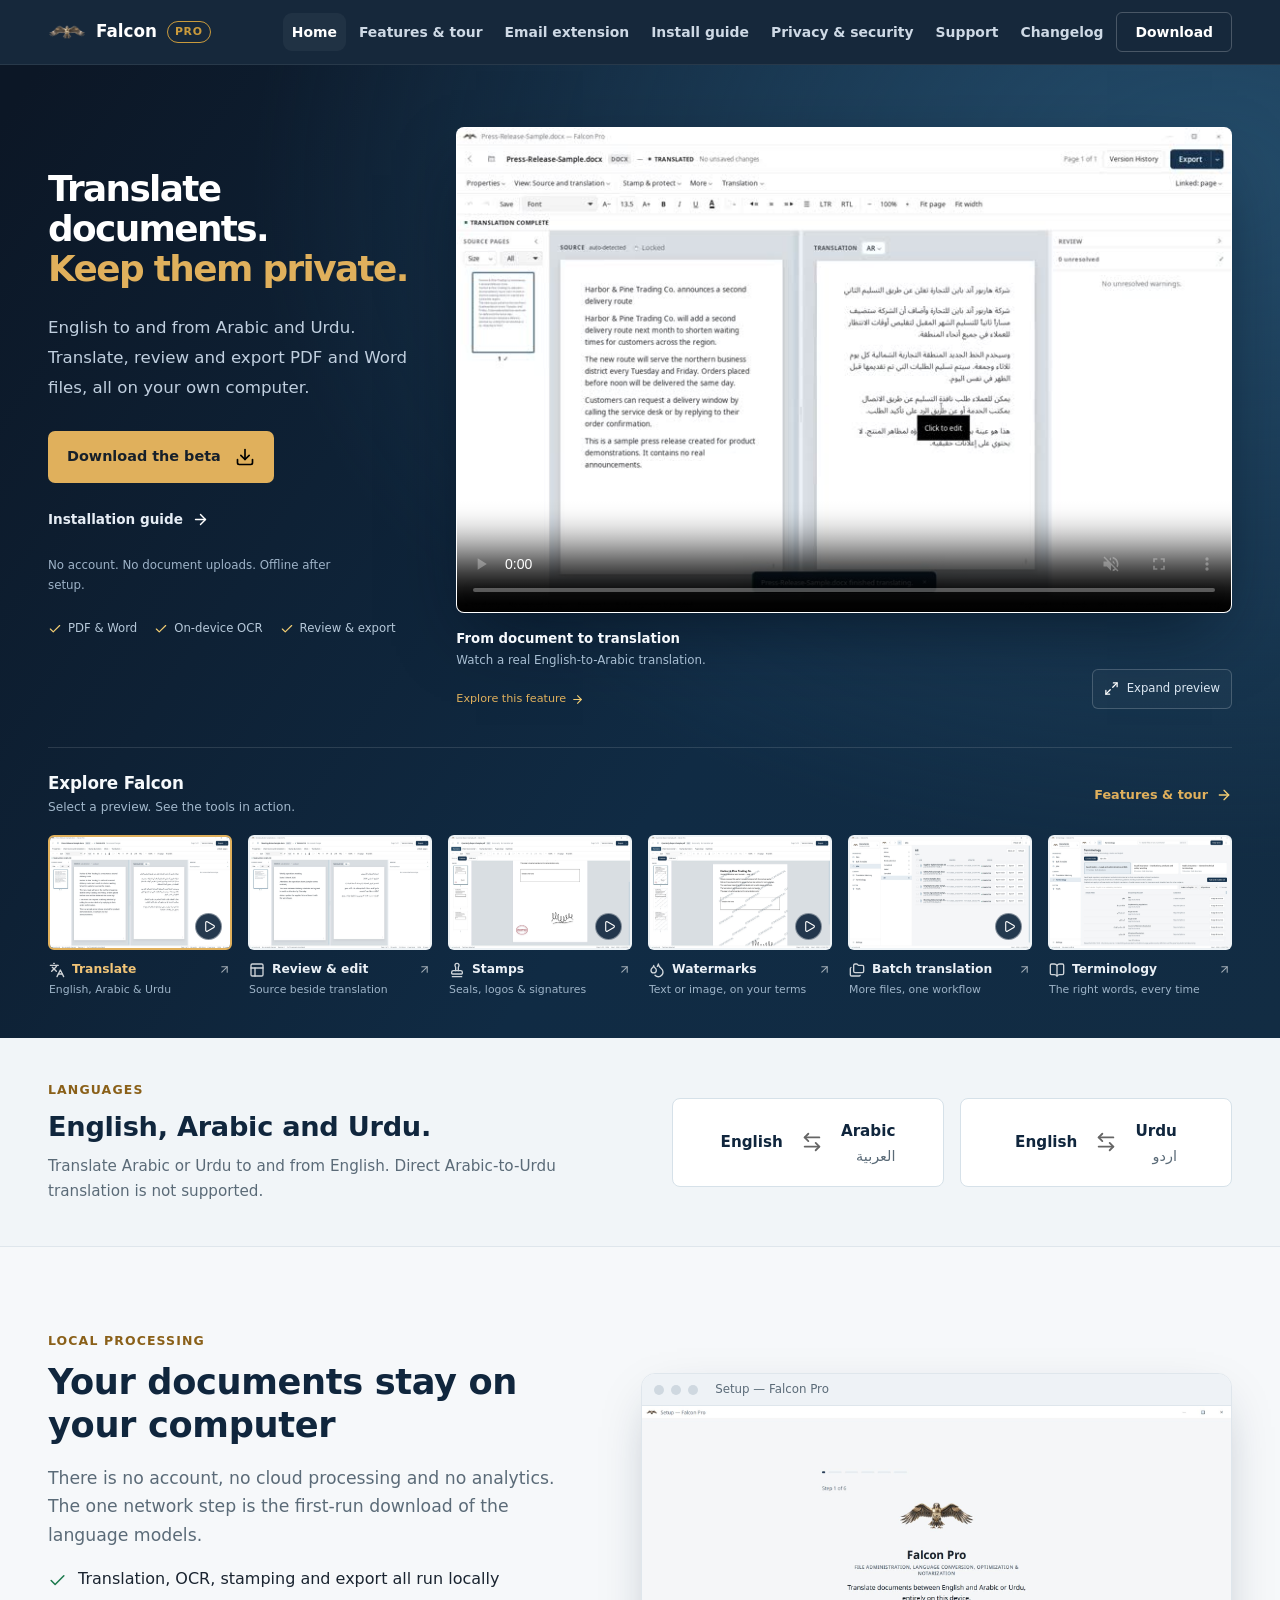
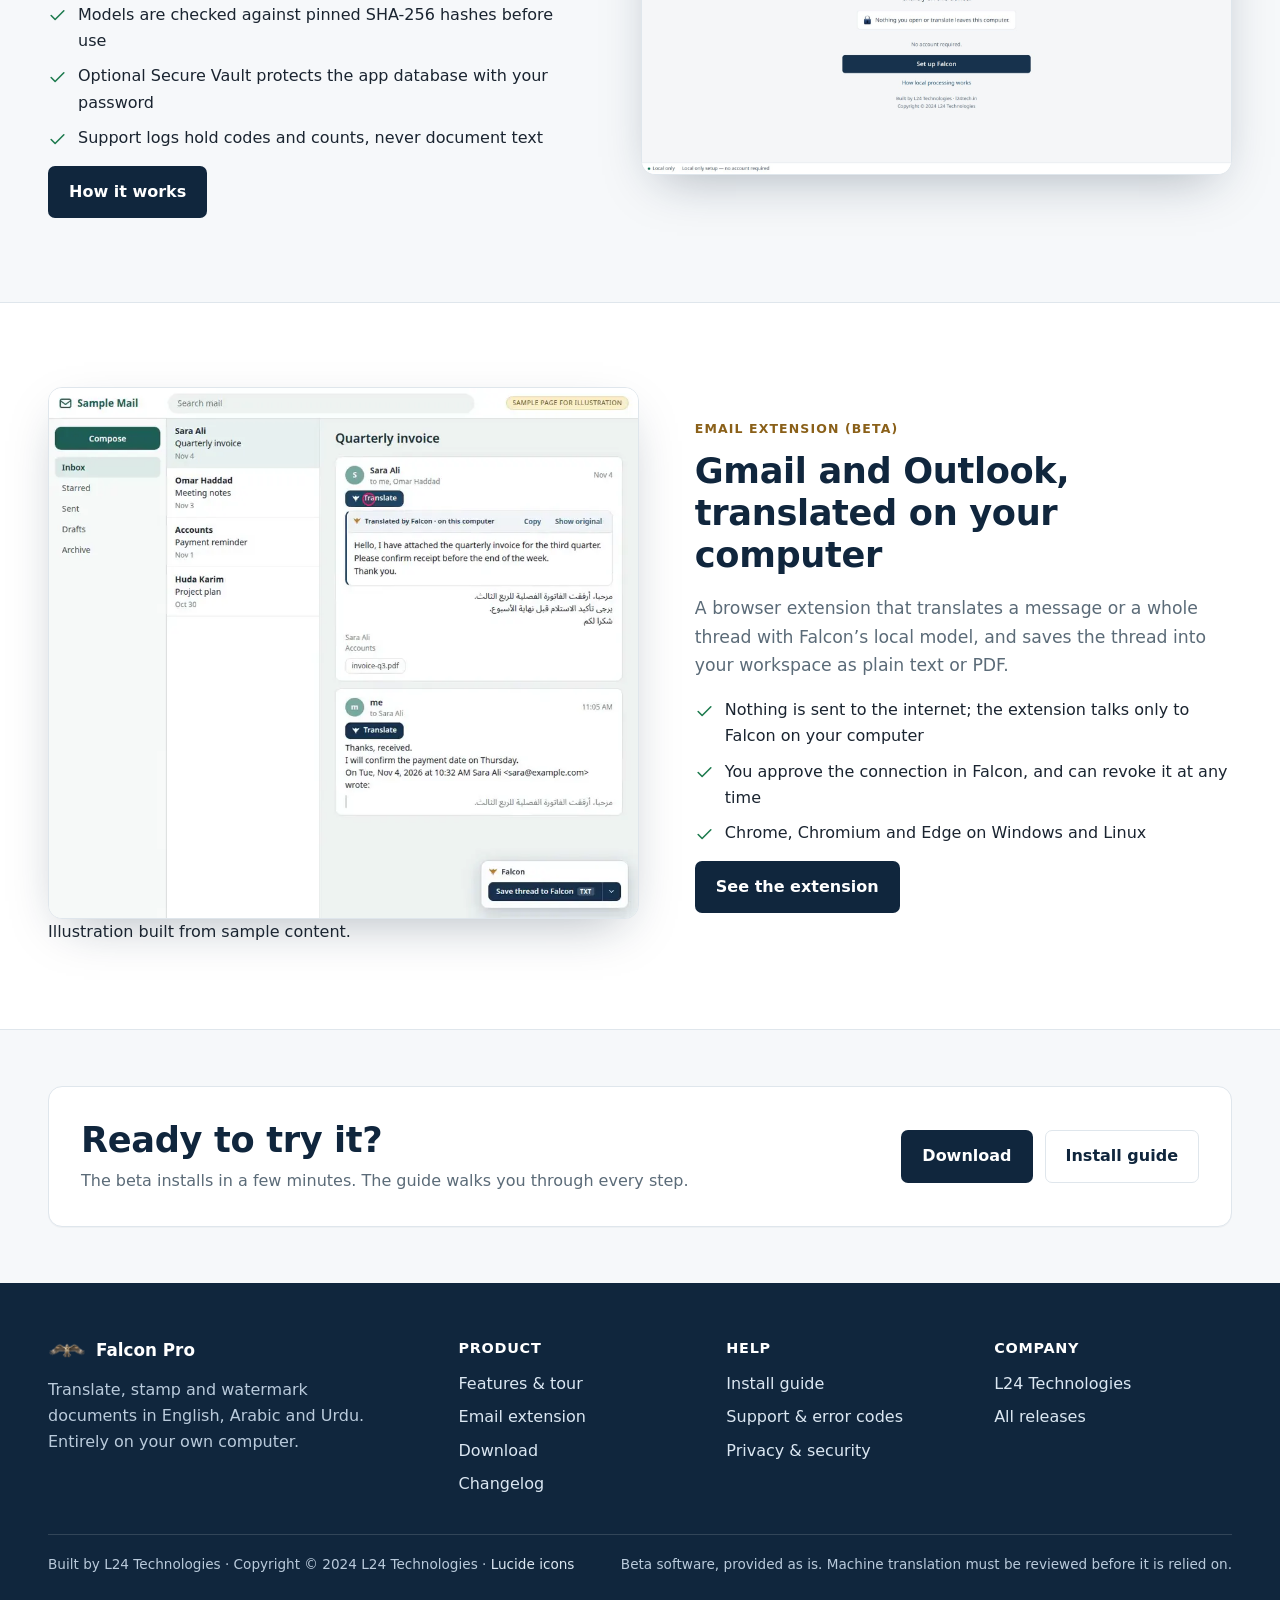
<file: index.html>
<!doctype html>
<html lang="en"><head><meta charset="utf-8"><meta name="viewport" content="width=device-width,initial-scale=1">
<title>Falcon Pro: private document translation for English, Arabic and Urdu</title><meta name="description" content="Translate, stamp and watermark documents in English, Arabic and Urdu entirely on your own computer. No account, no cloud."><meta name="theme-color" content="#10263d">
<link rel="icon" href="assets/img/favicon.png"><link rel="stylesheet" href="assets/css/site.css"></head>
<body class="landing-page"><a class="skip" href="#main">Skip to content</a>
<header class="site-header"><div class="wrap"><a class="brand" href="index.html"><img src="assets/img/falcon-logo.png" alt="" width="38" height="25">Falcon <small>Pro</small></a>
<button class="menu-btn" type="button" aria-expanded="false" aria-label="Menu"><img class="icon" src="assets/icons/lucide/menu.svg" alt="" width="20" height="20" aria-hidden="true"><span>Menu</span></button>
<nav class="main" aria-label="Main"><a href="index.html" aria-current="page">Home</a><a href="tour.html">Features &amp; tour</a><a href="extension.html">Email extension</a><a href="install.html">Install guide</a><a href="privacy.html">Privacy & security</a><a href="support.html">Support</a><a href="changelog.html">Changelog</a><a class="cta" href="download.html">Download</a></nav></div></header><main id="main">
<section class="hero" aria-labelledby="hero-title">
  <div class="wrap">
    <div class="grid">
      <div class="hero-copy">
        <h1 id="hero-title">Translate documents.<br><em>Keep them private.</em></h1>
        <p class="lead">English to and from Arabic and Urdu. Translate, review and export PDF and Word files, all on your own computer.</p>
        <div class="cta-row">
          <a class="btn gold" href="download.html">Download the beta <img class="icon" src="assets/icons/lucide/download.svg" alt="" width="20" height="20" aria-hidden="true"></a>
          <a class="hero-guide" href="install.html">Installation guide <img class="icon" src="assets/icons/lucide/arrow-right.svg" alt="" width="20" height="20" aria-hidden="true"></a>
        </div>
        <p class="hero-reassurance">No account. No document uploads. Offline after setup.</p>
        <ul class="hero-benefits" aria-label="Supported document tools">
          <li><img class="icon" src="assets/icons/lucide/check.svg" alt="" width="20" height="20" aria-hidden="true"> PDF &amp; Word</li>
          <li><img class="icon" src="assets/icons/lucide/check.svg" alt="" width="20" height="20" aria-hidden="true"> On-device OCR</li>
          <li><img class="icon" src="assets/icons/lucide/check.svg" alt="" width="20" height="20" aria-hidden="true"> Review &amp; export</li>
        </ul>
      </div>
      <figure class="hero-demo" id="feature-preview" aria-label="Falcon product preview">
        <div class="frame">
          <div class="demo-stage" id="demo-stage">
            <video id="demo-video" controls autoplay loop muted playsinline preload="metadata" width="1440" height="900" poster="assets/staticsite/samples/clips/translate-poster.jpg" aria-label="Falcon Pro translating a Word document from English to Arabic">
              <source src="assets/staticsite/samples/clips/translate.mp4" type="video/mp4">
              <a href="assets/staticsite/samples/clips/translate.mp4">Watch the translation demo</a>.
            </video>
            <img id="demo-image" src="assets/staticsite/samples/editor-compare.jpg" alt="Falcon's source and translation editor" width="1440" height="900" hidden>
          </div>
        </div>
        <figcaption class="demo-caption"><div><strong id="demo-title">From document to translation</strong><span id="demo-description">Watch a real English-to-Arabic translation.</span></div><a id="demo-link" href="tour.html#translate">Explore this feature <img class="icon" src="assets/icons/lucide/arrow-right.svg" alt="" width="20" height="20" aria-hidden="true"></a></figcaption>
      <button class="preview-expand" type="button" aria-label="Expand product preview" title="Expand product preview"><img class="icon" src="assets/icons/lucide/maximize-2.svg" alt="" width="20" height="20" aria-hidden="true"><span>Expand preview</span></button>
      </figure>
    </div>
    <div class="feature-gallery" aria-labelledby="gallery-title">
      <div class="gallery-heading"><div><h2 id="gallery-title">Explore Falcon</h2><p>Select a preview. See the tools in action.</p></div><a href="tour.html">Features &amp; tour <img class="icon" src="assets/icons/lucide/arrow-right.svg" alt="" width="20" height="20" aria-hidden="true"></a></div>
      <div class="feature-strip" role="group" aria-label="Choose a product preview">
        <button class="feature-preview" type="button" aria-pressed="true" aria-controls="feature-preview" data-preview-title="From document to translation" data-preview-description="Watch a real English-to-Arabic translation." data-preview-video="assets/staticsite/samples/clips/translate.mp4" data-preview-image="assets/staticsite/samples/clips/translate-poster.jpg" data-preview-alt="Falcon Pro translating a Word document from English to Arabic" data-preview-link="tour.html#translate">
          <span class="feature-thumb"><img src="assets/staticsite/samples/translate-result.jpg" alt="" width="1440" height="900"><span class="thumb-play" aria-hidden="true"><img class="icon" src="assets/icons/lucide/play.svg" alt="" width="20" height="20" aria-hidden="true"></span></span><span class="feature-label"><img class="icon feature-icon" src="assets/icons/lucide/languages.svg" alt="" width="20" height="20" aria-hidden="true">Translate <img class="icon" src="assets/icons/lucide/arrow-up-right.svg" alt="" width="20" height="20" aria-hidden="true"></span><span class="feature-detail">English, Arabic &amp; Urdu</span>
        </button>
        <button class="feature-preview" type="button" aria-pressed="false" aria-controls="feature-preview" data-preview-title="Review every line, side by side" data-preview-description="Keep the source in view while you refine the translation." data-preview-image="assets/staticsite/samples/editor-compare.jpg" data-preview-alt="Falcon's editor showing the English source and Arabic translation side by side" data-preview-link="tour.html#review">
          <span class="feature-thumb"><img src="assets/staticsite/samples/editor-compare.jpg" alt="" width="1440" height="900"></span><span class="feature-label"><img class="icon feature-icon" src="assets/icons/lucide/panels-top-left.svg" alt="" width="20" height="20" aria-hidden="true">Review &amp; edit <img class="icon" src="assets/icons/lucide/arrow-up-right.svg" alt="" width="20" height="20" aria-hidden="true"></span><span class="feature-detail">Source beside translation</span>
        </button>
        <button class="feature-preview" type="button" aria-pressed="false" aria-controls="feature-preview" data-preview-title="Add your finishing touches" data-preview-description="Place a signature stamp, company seal or logo on chosen pages." data-preview-video="assets/staticsite/samples/clips/stamp.mp4" data-preview-image="assets/staticsite/samples/clips/stamp-poster.jpg" data-preview-alt="Falcon placing a visual stamp on a document" data-preview-link="tour.html#stamp">
          <span class="feature-thumb"><img src="assets/staticsite/samples/stamp-result.jpg" alt="" width="1440" height="900"><span class="thumb-play" aria-hidden="true"><img class="icon" src="assets/icons/lucide/play.svg" alt="" width="20" height="20" aria-hidden="true"></span></span><span class="feature-label"><img class="icon feature-icon" src="assets/icons/lucide/stamp.svg" alt="" width="20" height="20" aria-hidden="true">Stamps <img class="icon" src="assets/icons/lucide/arrow-up-right.svg" alt="" width="20" height="20" aria-hidden="true"></span><span class="feature-detail">Seals, logos &amp; signatures</span>
        </button>
        <button class="feature-preview" type="button" aria-pressed="false" aria-controls="feature-preview" data-preview-title="Make every page unmistakably yours" data-preview-description="Add text or image watermarks with adjustable opacity and rotation." data-preview-video="assets/staticsite/samples/clips/watermark.mp4" data-preview-image="assets/staticsite/samples/clips/watermark-poster.jpg" data-preview-alt="Falcon adding a repeating confidential watermark to a PDF" data-preview-link="tour.html#watermark">
          <span class="feature-thumb"><img src="assets/staticsite/samples/watermark-result.jpg" alt="" width="1440" height="900"><span class="thumb-play" aria-hidden="true"><img class="icon" src="assets/icons/lucide/play.svg" alt="" width="20" height="20" aria-hidden="true"></span></span><span class="feature-label"><img class="icon feature-icon" src="assets/icons/lucide/droplets.svg" alt="" width="20" height="20" aria-hidden="true">Watermarks <img class="icon" src="assets/icons/lucide/arrow-up-right.svg" alt="" width="20" height="20" aria-hidden="true"></span><span class="feature-detail">Text or image, on your terms</span>
        </button>
        <button class="feature-preview" type="button" aria-pressed="false" aria-controls="feature-preview" data-preview-title="A whole folder in one run" data-preview-description="Choose files, check them, and follow the batch through to completion." data-preview-video="assets/staticsite/samples/clips/bulk.mp4" data-preview-image="assets/staticsite/samples/clips/bulk-poster.jpg" data-preview-alt="Falcon selecting multiple files and translating a batch of documents" data-preview-link="tour.html#bulk">
          <span class="feature-thumb"><img src="assets/staticsite/samples/bulk-jobs-done.jpg" alt="" width="1440" height="900"><span class="thumb-play" aria-hidden="true"><img class="icon" src="assets/icons/lucide/play.svg" alt="" width="20" height="20" aria-hidden="true"></span></span><span class="feature-label"><img class="icon feature-icon" src="assets/icons/lucide/folders.svg" alt="" width="20" height="20" aria-hidden="true">Batch translation <img class="icon" src="assets/icons/lucide/arrow-up-right.svg" alt="" width="20" height="20" aria-hidden="true"></span><span class="feature-detail">More files, one workflow</span>
        </button>
        <button class="feature-preview" type="button" aria-pressed="false" aria-controls="feature-preview" data-preview-title="Your terminology, kept consistent" data-preview-description="Keep approved Arabic and English terms close to every translation." data-preview-image="assets/staticsite/samples/terminology.jpg" data-preview-alt="Falcon's terminology page showing curated Arabic and English terms" data-preview-link="tour.html#terms">
          <span class="feature-thumb"><img src="assets/staticsite/samples/terminology.jpg" alt="" width="1440" height="900"></span><span class="feature-label"><img class="icon feature-icon" src="assets/icons/lucide/book-open.svg" alt="" width="20" height="20" aria-hidden="true">Terminology <img class="icon" src="assets/icons/lucide/arrow-up-right.svg" alt="" width="20" height="20" aria-hidden="true"></span><span class="feature-detail">The right words, every time</span>
        </button>
      </div>
      <p class="gallery-status" aria-live="polite" aria-atomic="true"></p>
    </div>
  </div>
</section>
<section class="language-section" aria-labelledby="language-title"><div class="wrap language-layout">
<div><div class="kicker">Languages</div><h2 id="language-title">English, Arabic and Urdu.</h2><p>Translate Arabic or Urdu to and from English. Direct Arabic-to-Urdu translation is not supported.</p></div>
<div class="language-pairs" aria-label="Supported translation directions">
<div class="language-pair" role="group" aria-label="English to and from Arabic"><span>English</span><img class="icon" src="assets/icons/lucide/arrow-left-right.svg" alt="" width="20" height="20" aria-hidden="true"><span>Arabic <small lang="ar" dir="rtl">العربية</small></span></div>
<div class="language-pair" role="group" aria-label="English to and from Urdu"><span>English</span><img class="icon" src="assets/icons/lucide/arrow-left-right.svg" alt="" width="20" height="20" aria-hidden="true"><span>Urdu <small lang="ur" dir="rtl">اردو</small></span></div>
</div></div></section>

<section><div class="wrap split"><div><div class="kicker">Local processing</div><h2>Your documents stay on your computer</h2>
<p class="sub">There is no account, no cloud processing and no analytics. The one network step is the first-run download of the language models.</p>
<ul class="tick"><li>Translation, OCR, stamping and export all run locally</li><li>Models are checked against pinned SHA-256 hashes before use</li><li>Optional Secure Vault protects the app database with your password</li><li>Support logs hold codes and counts, never document text</li></ul>
<a class="btn navy" href="privacy.html">How it works</a></div>
<div class="frame"><div class="bar"><i></i><i></i><i></i><span>Setup &mdash; Falcon Pro</span></div><img src="assets/screens/welcome.jpg" alt="Falcon Pro welcome screen: nothing you open or translate leaves this computer"></div></div></section>


<section class="alt"><div class="wrap split rev"><figure><div class="frame"><img src="assets/img/extension/demo-poster.webp" alt="Illustration: a translated email message with the Falcon panel above it and a Save thread button" loading="lazy" width="960" height="864"></div><figcaption>Illustration built from sample content.</figcaption></figure>
<div><div class="kicker">Email extension (beta)</div><h2>Gmail and Outlook, translated on your computer</h2>
<p class="sub">A browser extension that translates a message or a whole thread with Falcon&rsquo;s local model, and saves the thread into your workspace as plain text or PDF.</p>
<ul class="tick"><li>Nothing is sent to the internet; the extension talks only to Falcon on your computer</li><li>You approve the connection in Falcon, and can revoke it at any time</li><li>Chrome, Chromium and Edge on Windows and Linux</li></ul>
<a class="btn navy" href="extension.html">See the extension</a></div></div></section>
<section class="tight"><div class="wrap"><div class="card" style="display:flex;flex-wrap:wrap;gap:20px;align-items:center;justify-content:space-between;padding:32px"><div><h2 style="margin:0 0 6px">Ready to try it?</h2><p style="margin:0;color:var(--muted)">The beta installs in a few minutes. The guide walks you through every step.</p></div><div class="cta-row" style="margin:0"><a class="btn navy" href="download.html">Download</a><a class="btn line" href="install.html">Install guide</a></div></div></div></section></main><footer class="site-footer"><div class="wrap"><div class="foot-grid">
<div><a class="brand" href="index.html" style="color:#fff"><img src="assets/img/falcon-logo.png" alt="" width="38" height="25">Falcon Pro</a><p style="margin-top:12px;max-width:34ch">Translate, stamp and watermark documents in English, Arabic and Urdu. Entirely on your own computer.</p></div>
<div><h4>Product</h4><ul><li><a href="tour.html">Features &amp; tour</a></li><li><a href="extension.html">Email extension</a></li><li><a href="download.html">Download</a></li><li><a href="changelog.html">Changelog</a></li></ul></div>
<div><h4>Help</h4><ul><li><a href="install.html">Install guide</a></li><li><a href="support.html">Support &amp; error codes</a></li><li><a href="privacy.html">Privacy &amp; security</a></li></ul></div>
<div><h4>Company</h4><ul><li><a href="https://l24tech.in" rel="noopener">L24 Technologies</a></li><li><a data-releases-url href="https://github.com/anushkrishnav/falcon-downloads/releases" rel="noopener">All releases</a></li></ul></div></div>
<div class="legal"><span>Built by L24 Technologies &middot; Copyright &copy; 2024 L24 Technologies &middot; <a href="assets/icons/lucide/LICENSE">Lucide icons</a></span><span>Beta software, provided as is. Machine translation must be reviewed before it is relied on.</span></div></div></footer>
<script src="assets/js/site.js" defer></script></body></html>
</file>
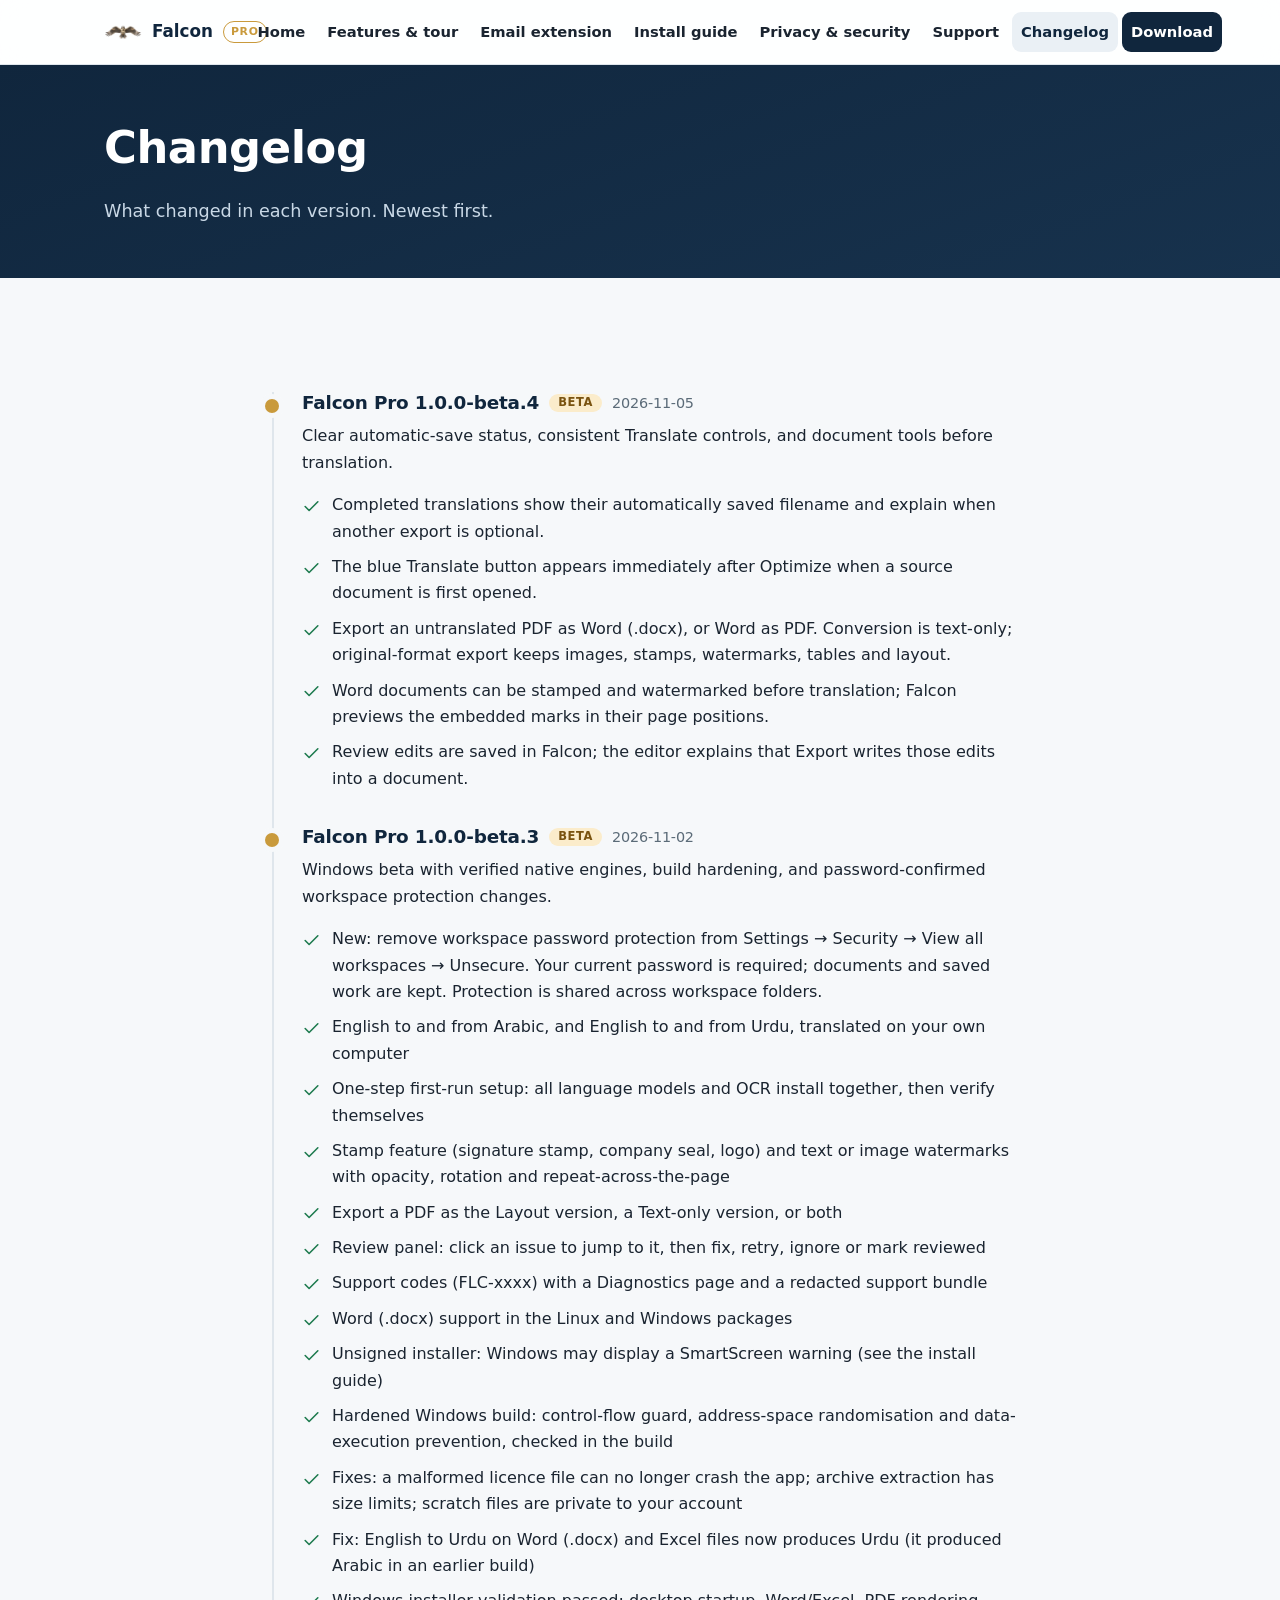
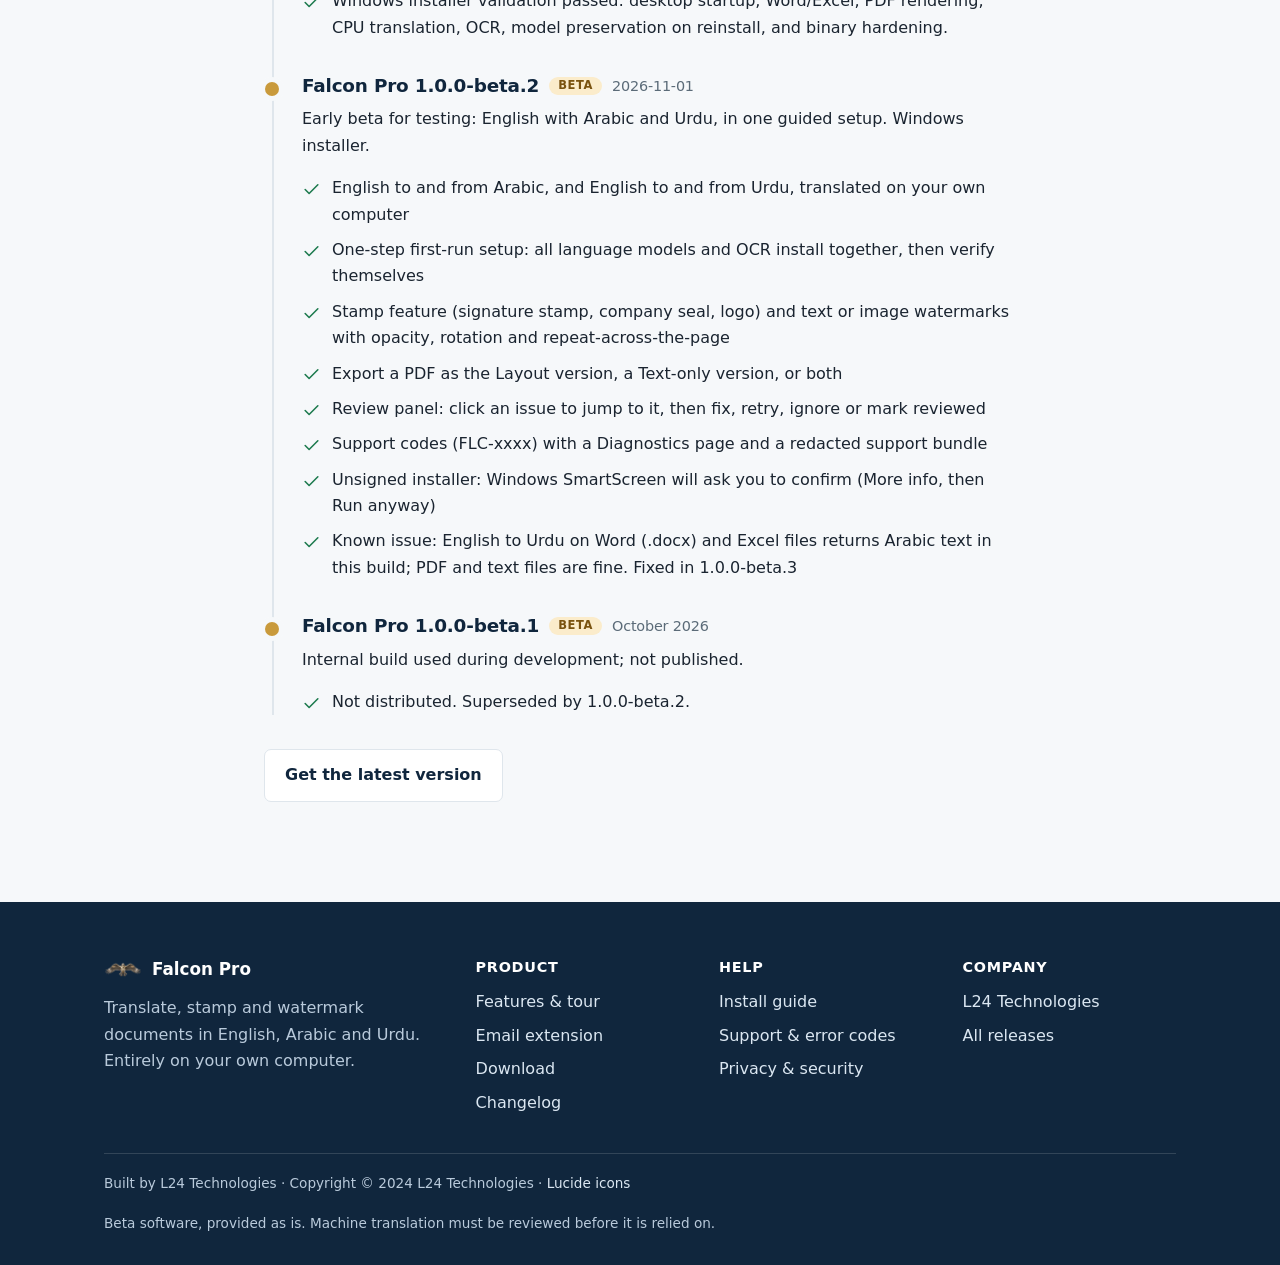
<file: changelog.html>
<!doctype html>
<html lang="en"><head><meta charset="utf-8"><meta name="viewport" content="width=device-width,initial-scale=1">
<title>Changelog | Falcon Pro</title><meta name="description" content="What changed in each Falcon Pro version."><meta name="theme-color" content="#10263d">
<link rel="icon" href="assets/img/favicon.png"><link rel="stylesheet" href="assets/css/site.css"></head>
<body><a class="skip" href="#main">Skip to content</a>
<header class="site-header"><div class="wrap"><a class="brand" href="index.html"><img src="assets/img/falcon-logo.png" alt="" width="38" height="25">Falcon <small>Pro</small></a>
<button class="menu-btn" type="button" aria-expanded="false" aria-label="Menu"><img class="icon" src="assets/icons/lucide/menu.svg" alt="" width="20" height="20" aria-hidden="true"><span>Menu</span></button>
<nav class="main" aria-label="Main"><a href="index.html">Home</a><a href="tour.html">Features &amp; tour</a><a href="extension.html">Email extension</a><a href="install.html">Install guide</a><a href="privacy.html">Privacy & security</a><a href="support.html">Support</a><a href="changelog.html" aria-current="page">Changelog</a><a class="cta" href="download.html">Download</a></nav></div></header><main id="main">
<div class="page-head"><div class="wrap"><h1>Changelog</h1><p>What changed in each version. Newest first.</p></div></div>
<section><div class="wrap narrow"><div id="changelog"><p>Loading&hellip;</p></div><p><a class="btn line" href="download.html">Get the latest version</a></p></div></section></main><footer class="site-footer"><div class="wrap"><div class="foot-grid">
<div><a class="brand" href="index.html" style="color:#fff"><img src="assets/img/falcon-logo.png" alt="" width="38" height="25">Falcon Pro</a><p style="margin-top:12px;max-width:34ch">Translate, stamp and watermark documents in English, Arabic and Urdu. Entirely on your own computer.</p></div>
<div><h4>Product</h4><ul><li><a href="tour.html">Features &amp; tour</a></li><li><a href="extension.html">Email extension</a></li><li><a href="download.html">Download</a></li><li><a href="changelog.html">Changelog</a></li></ul></div>
<div><h4>Help</h4><ul><li><a href="install.html">Install guide</a></li><li><a href="support.html">Support &amp; error codes</a></li><li><a href="privacy.html">Privacy &amp; security</a></li></ul></div>
<div><h4>Company</h4><ul><li><a href="https://l24tech.in" rel="noopener">L24 Technologies</a></li><li><a data-releases-url href="https://github.com/anushkrishnav/falcon-downloads/releases" rel="noopener">All releases</a></li></ul></div></div>
<div class="legal"><span>Built by L24 Technologies &middot; Copyright &copy; 2024 L24 Technologies &middot; <a href="assets/icons/lucide/LICENSE">Lucide icons</a></span><span>Beta software, provided as is. Machine translation must be reviewed before it is relied on.</span></div></div></footer>
<script src="assets/js/site.js" defer></script></body></html>
</file>
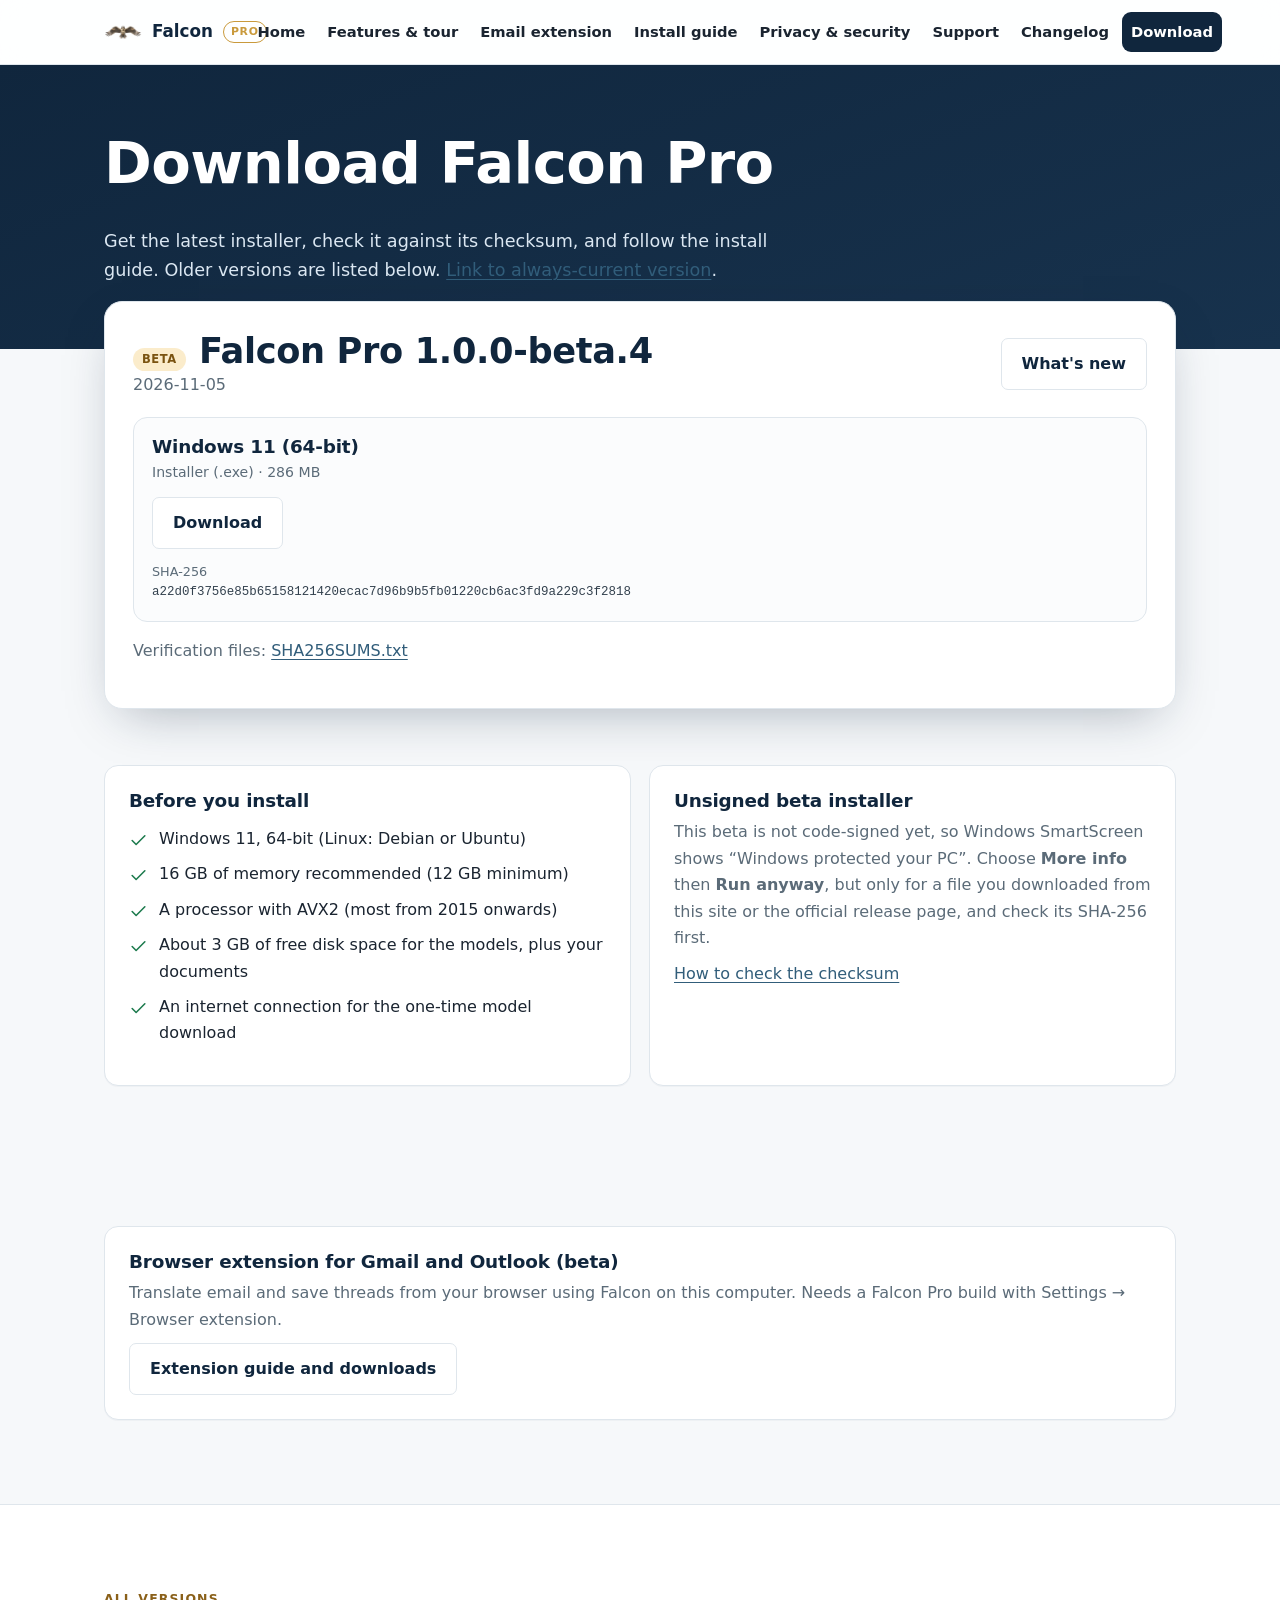
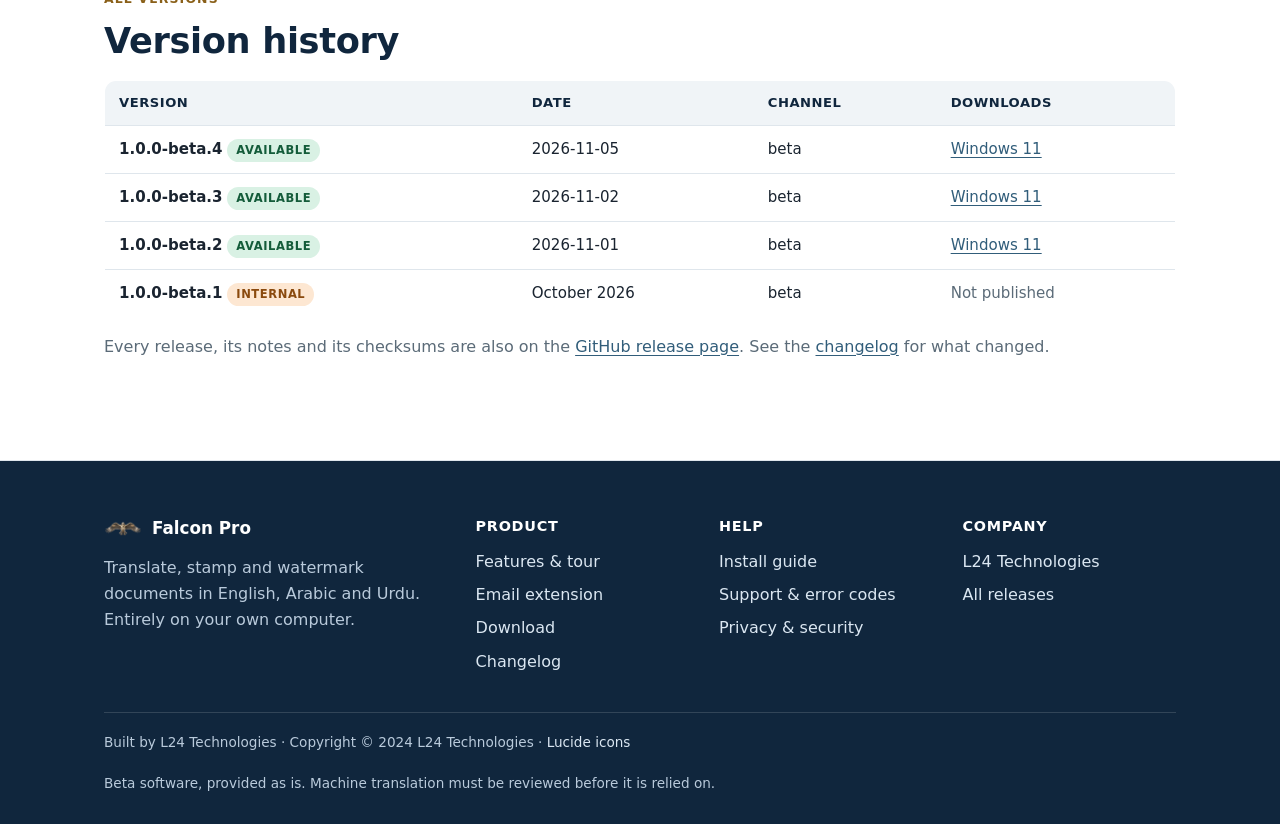
<file: download.html>
<!doctype html>
<html lang="en"><head><meta charset="utf-8"><meta name="viewport" content="width=device-width,initial-scale=1">
<title>Download Falcon Pro</title><meta name="description" content="Download the latest Falcon Pro installer for Windows or Linux and see every version."><meta name="theme-color" content="#10263d">
<link rel="icon" href="assets/img/favicon.png"><link rel="stylesheet" href="assets/css/site.css"></head>
<body><a class="skip" href="#main">Skip to content</a>
<header class="site-header"><div class="wrap"><a class="brand" href="index.html"><img src="assets/img/falcon-logo.png" alt="" width="38" height="25">Falcon <small>Pro</small></a>
<button class="menu-btn" type="button" aria-expanded="false" aria-label="Menu"><img class="icon" src="assets/icons/lucide/menu.svg" alt="" width="20" height="20" aria-hidden="true"><span>Menu</span></button>
<nav class="main" aria-label="Main"><a href="index.html">Home</a><a href="tour.html">Features &amp; tour</a><a href="extension.html">Email extension</a><a href="install.html">Install guide</a><a href="privacy.html">Privacy & security</a><a href="support.html">Support</a><a href="changelog.html">Changelog</a><a class="cta" href="download.html">Download</a></nav></div></header><main id="main">
<div class="dl-hero"><div class="wrap"><h1>Download Falcon Pro</h1><p style="max-width:60ch;font-size:1.1rem;margin:0">Get the latest installer, check it against its checksum, and follow the install guide. Older versions are listed below. <a href="latest.html">Link to always-current version</a>.</p></div></div>
<div class="wrap"><div class="dl-card" id="latest"><p>Loading the latest version&hellip;</p></div></div>
<section class="tight"><div class="wrap"><div class="cards" style="margin-top:0">
<div class="card"><h3>Before you install</h3><ul class="tick"><li>Windows 11, 64-bit (Linux: Debian or Ubuntu)</li><li>16 GB of memory recommended (12 GB minimum)</li><li>A processor with AVX2 (most from 2015 onwards)</li><li>About 3 GB of free disk space for the models, plus your documents</li><li>An internet connection for the one-time model download</li></ul></div>
<div class="card"><h3>Unsigned beta installer</h3><p>This beta is not code-signed yet, so Windows SmartScreen shows &ldquo;Windows protected your PC&rdquo;. Choose <b>More info</b> then <b>Run anyway</b>, but only for a file you downloaded from this site or the official release page, and check its SHA-256 first.</p><p style="margin-top:10px"><a href="install.html#verify">How to check the checksum</a></p></div></div></div></section>
<section><div class="wrap"><div class="card"><h3>Browser extension for Gmail and Outlook (beta)</h3><p>Translate email and save threads from your browser using Falcon on this computer. Needs a Falcon Pro build with Settings &rarr; Browser extension.</p><p style="margin-top:10px"><a class="btn line" href="extension.html">Extension guide and downloads</a></p></div></div></section>
<section class="alt"><div class="wrap"><div class="kicker">All versions</div><h2 id="versions-heading">Version history</h2>
<div class="table-scroll" role="region" aria-labelledby="versions-heading" tabindex="0"><table id="versions-table"><thead><tr><th>Version</th><th>Date</th><th>Channel</th><th>Downloads</th></tr></thead><tbody><tr><td colspan="4">Loading&hellip;</td></tr></tbody></table></div>
<p style="margin-top:16px;color:var(--muted)">Every release, its notes and its checksums are also on the <a data-releases-url href="https://github.com/anushkrishnav/falcon-downloads/releases" rel="noopener">GitHub release page</a>. See the <a href="changelog.html">changelog</a> for what changed.</p></div></section></main><footer class="site-footer"><div class="wrap"><div class="foot-grid">
<div><a class="brand" href="index.html" style="color:#fff"><img src="assets/img/falcon-logo.png" alt="" width="38" height="25">Falcon Pro</a><p style="margin-top:12px;max-width:34ch">Translate, stamp and watermark documents in English, Arabic and Urdu. Entirely on your own computer.</p></div>
<div><h4>Product</h4><ul><li><a href="tour.html">Features &amp; tour</a></li><li><a href="extension.html">Email extension</a></li><li><a href="download.html">Download</a></li><li><a href="changelog.html">Changelog</a></li></ul></div>
<div><h4>Help</h4><ul><li><a href="install.html">Install guide</a></li><li><a href="support.html">Support &amp; error codes</a></li><li><a href="privacy.html">Privacy &amp; security</a></li></ul></div>
<div><h4>Company</h4><ul><li><a href="https://l24tech.in" rel="noopener">L24 Technologies</a></li><li><a data-releases-url href="https://github.com/anushkrishnav/falcon-downloads/releases" rel="noopener">All releases</a></li></ul></div></div>
<div class="legal"><span>Built by L24 Technologies &middot; Copyright &copy; 2024 L24 Technologies &middot; <a href="assets/icons/lucide/LICENSE">Lucide icons</a></span><span>Beta software, provided as is. Machine translation must be reviewed before it is relied on.</span></div></div></footer>
<script src="assets/js/site.js" defer></script></body></html>
</file>
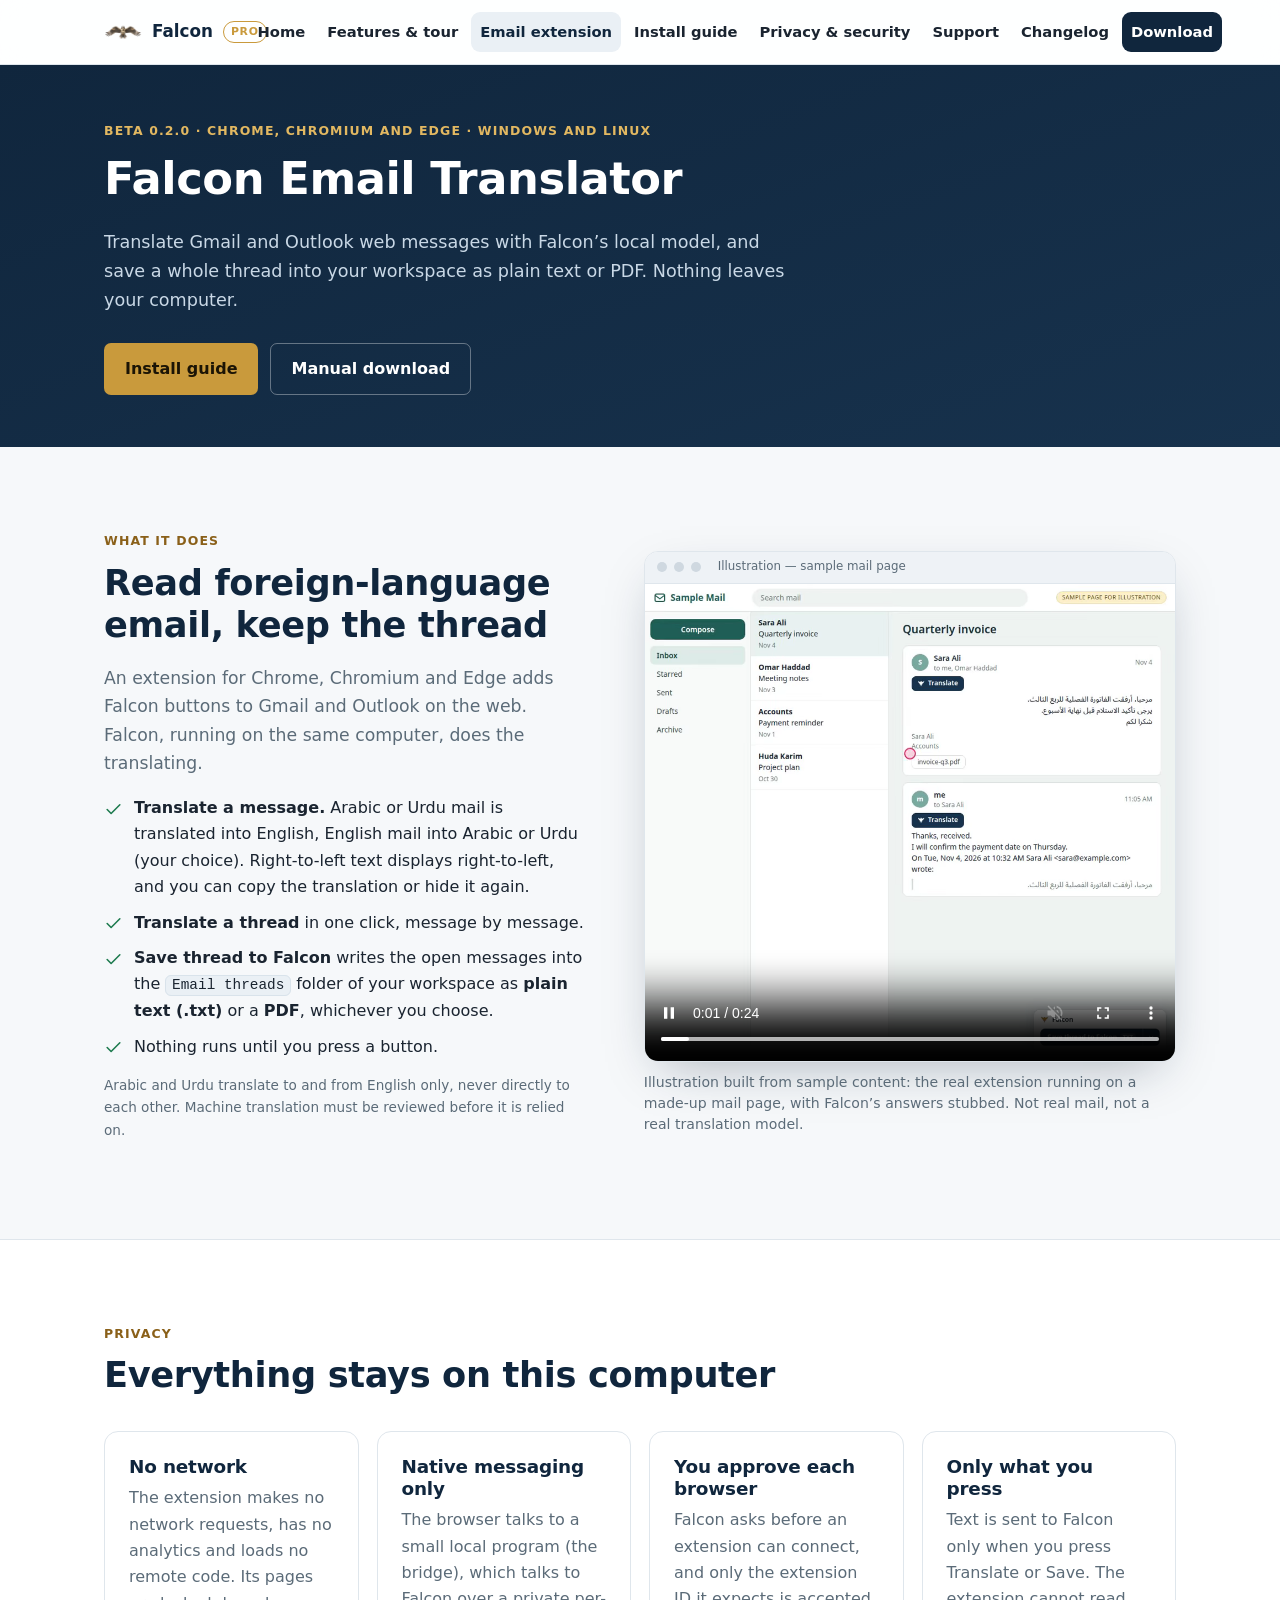
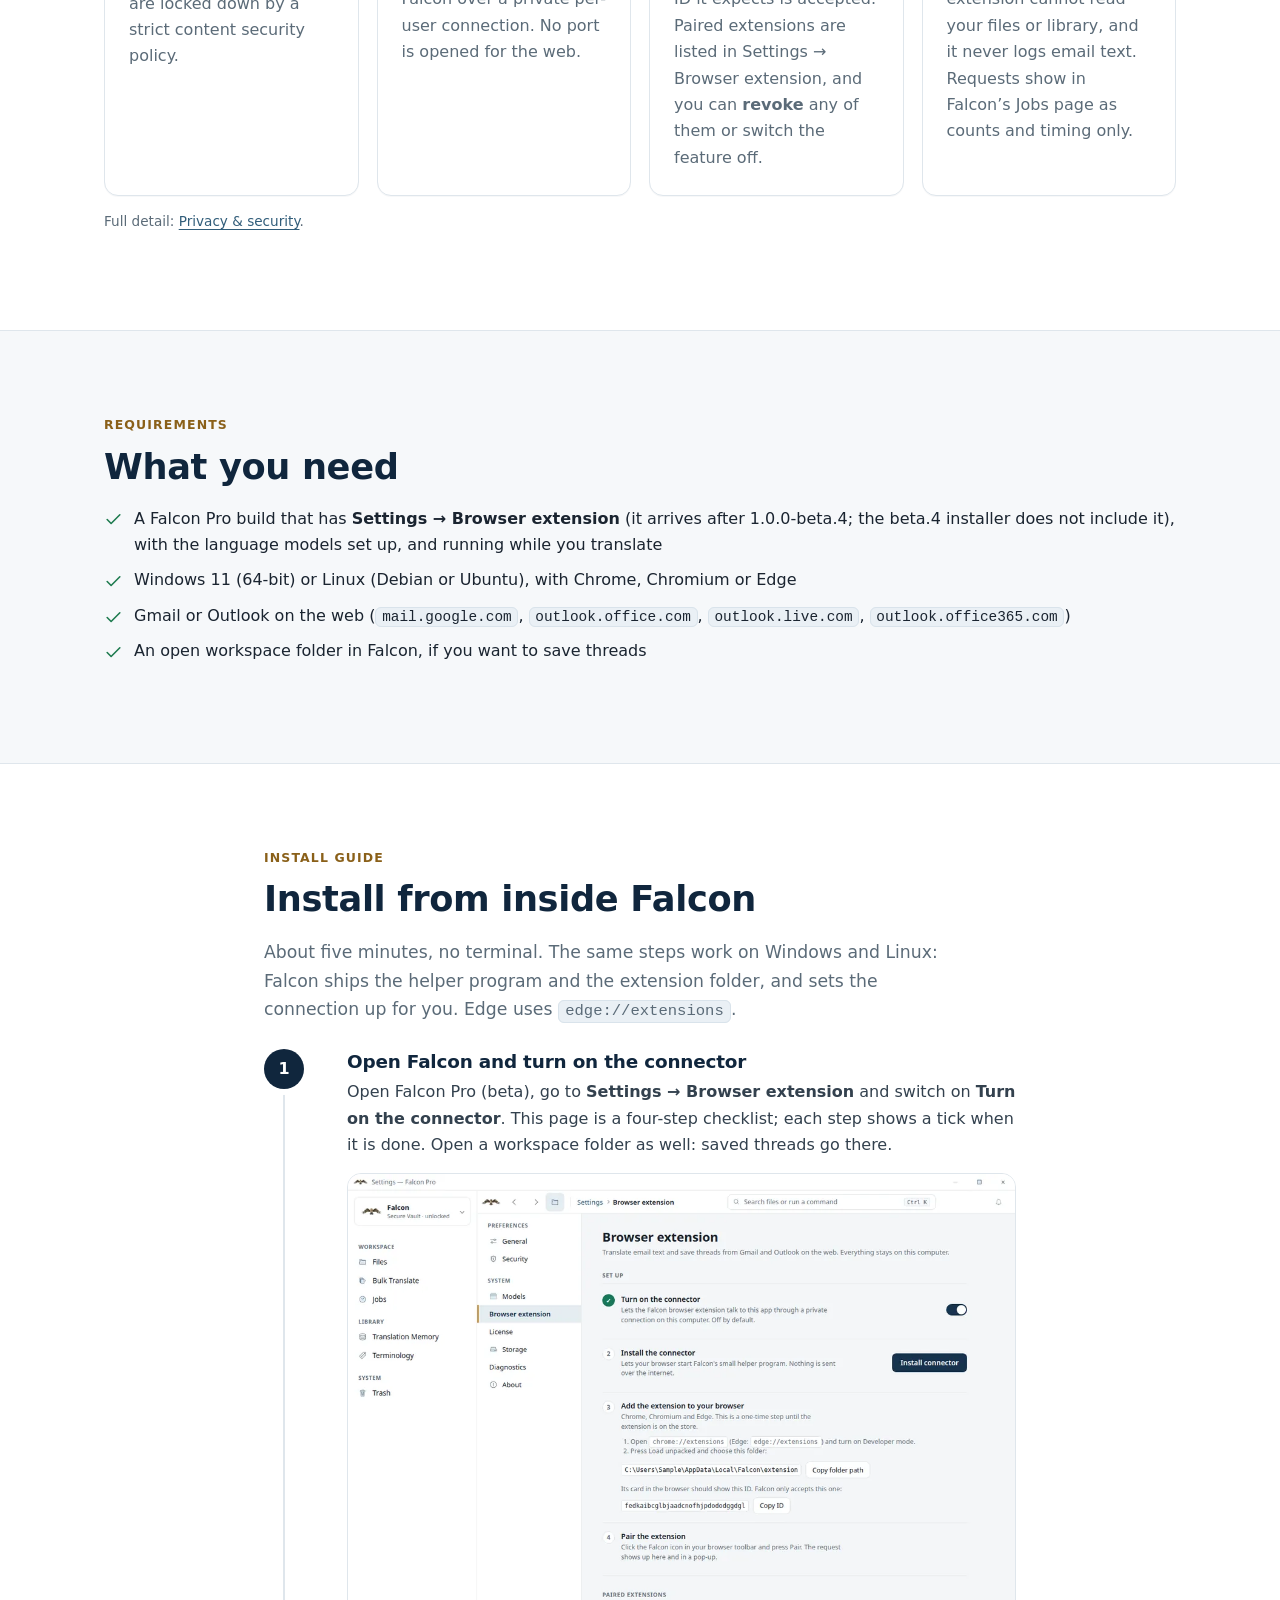
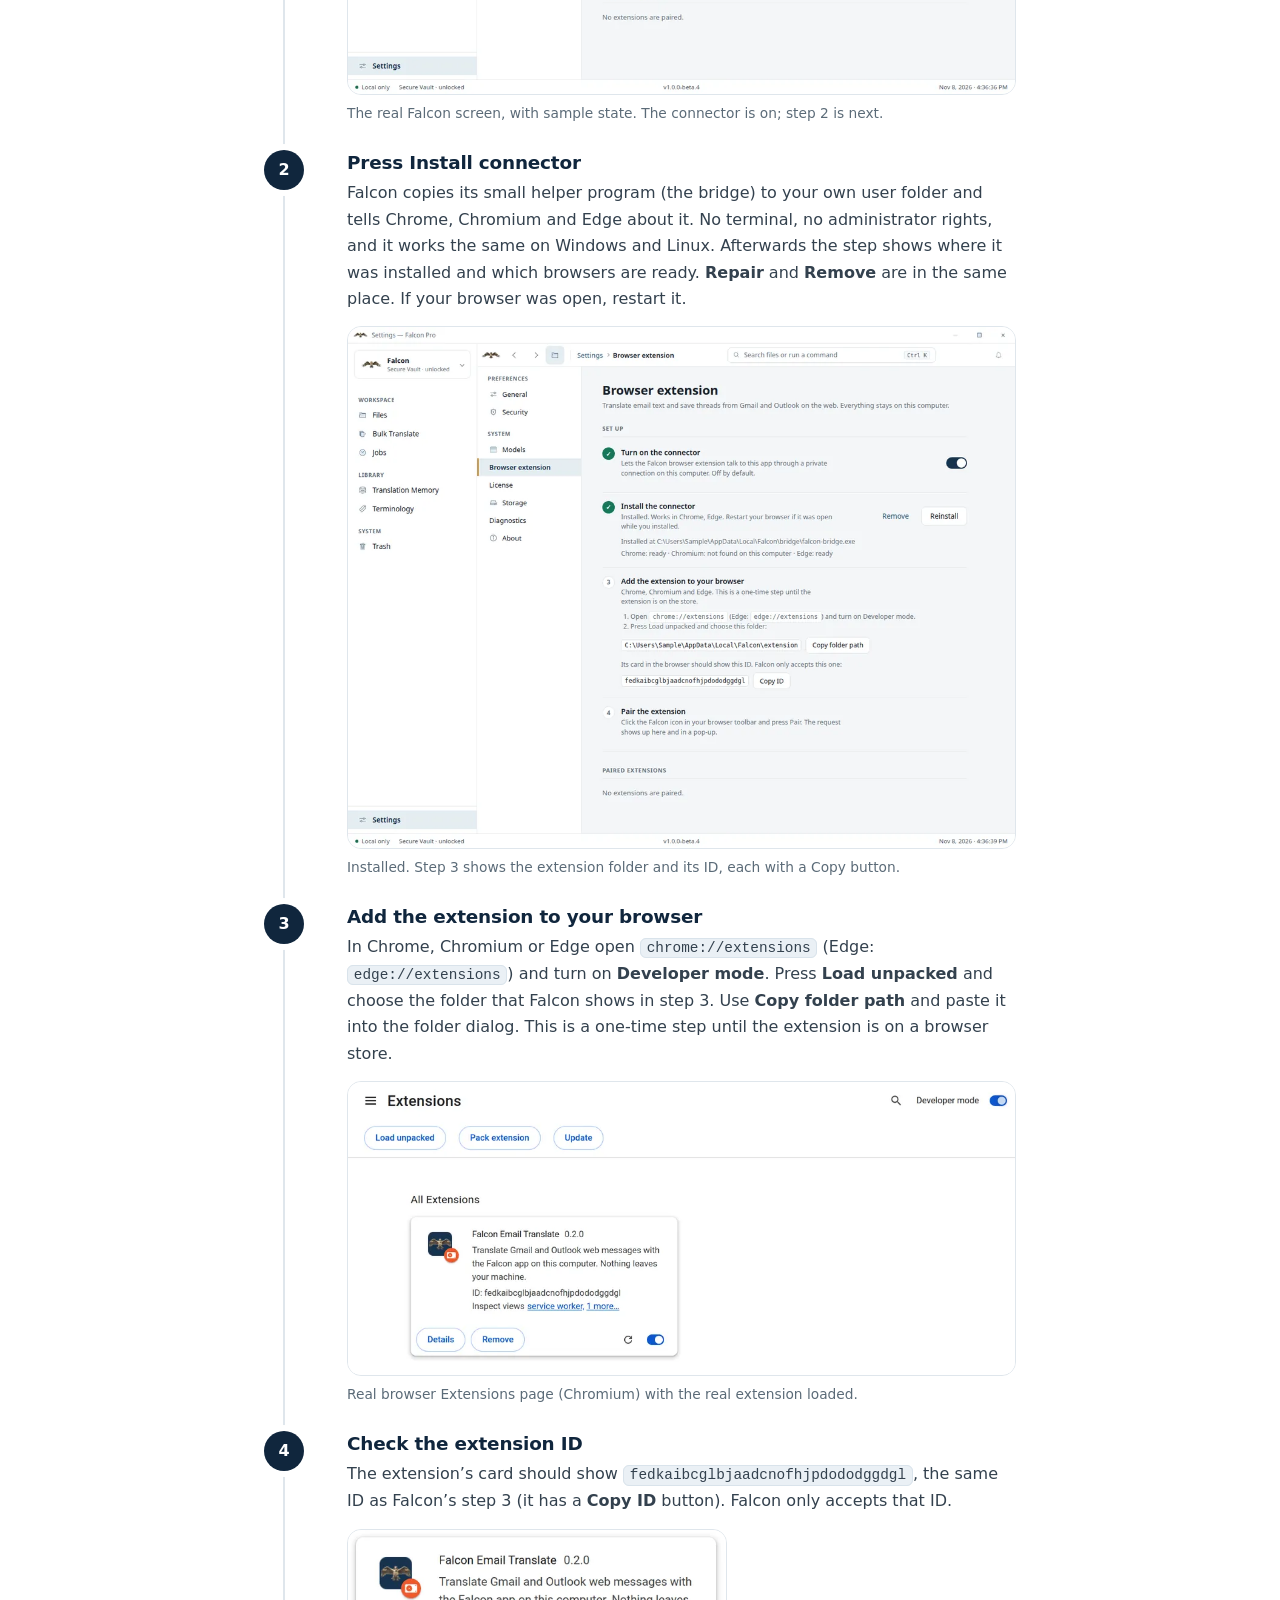
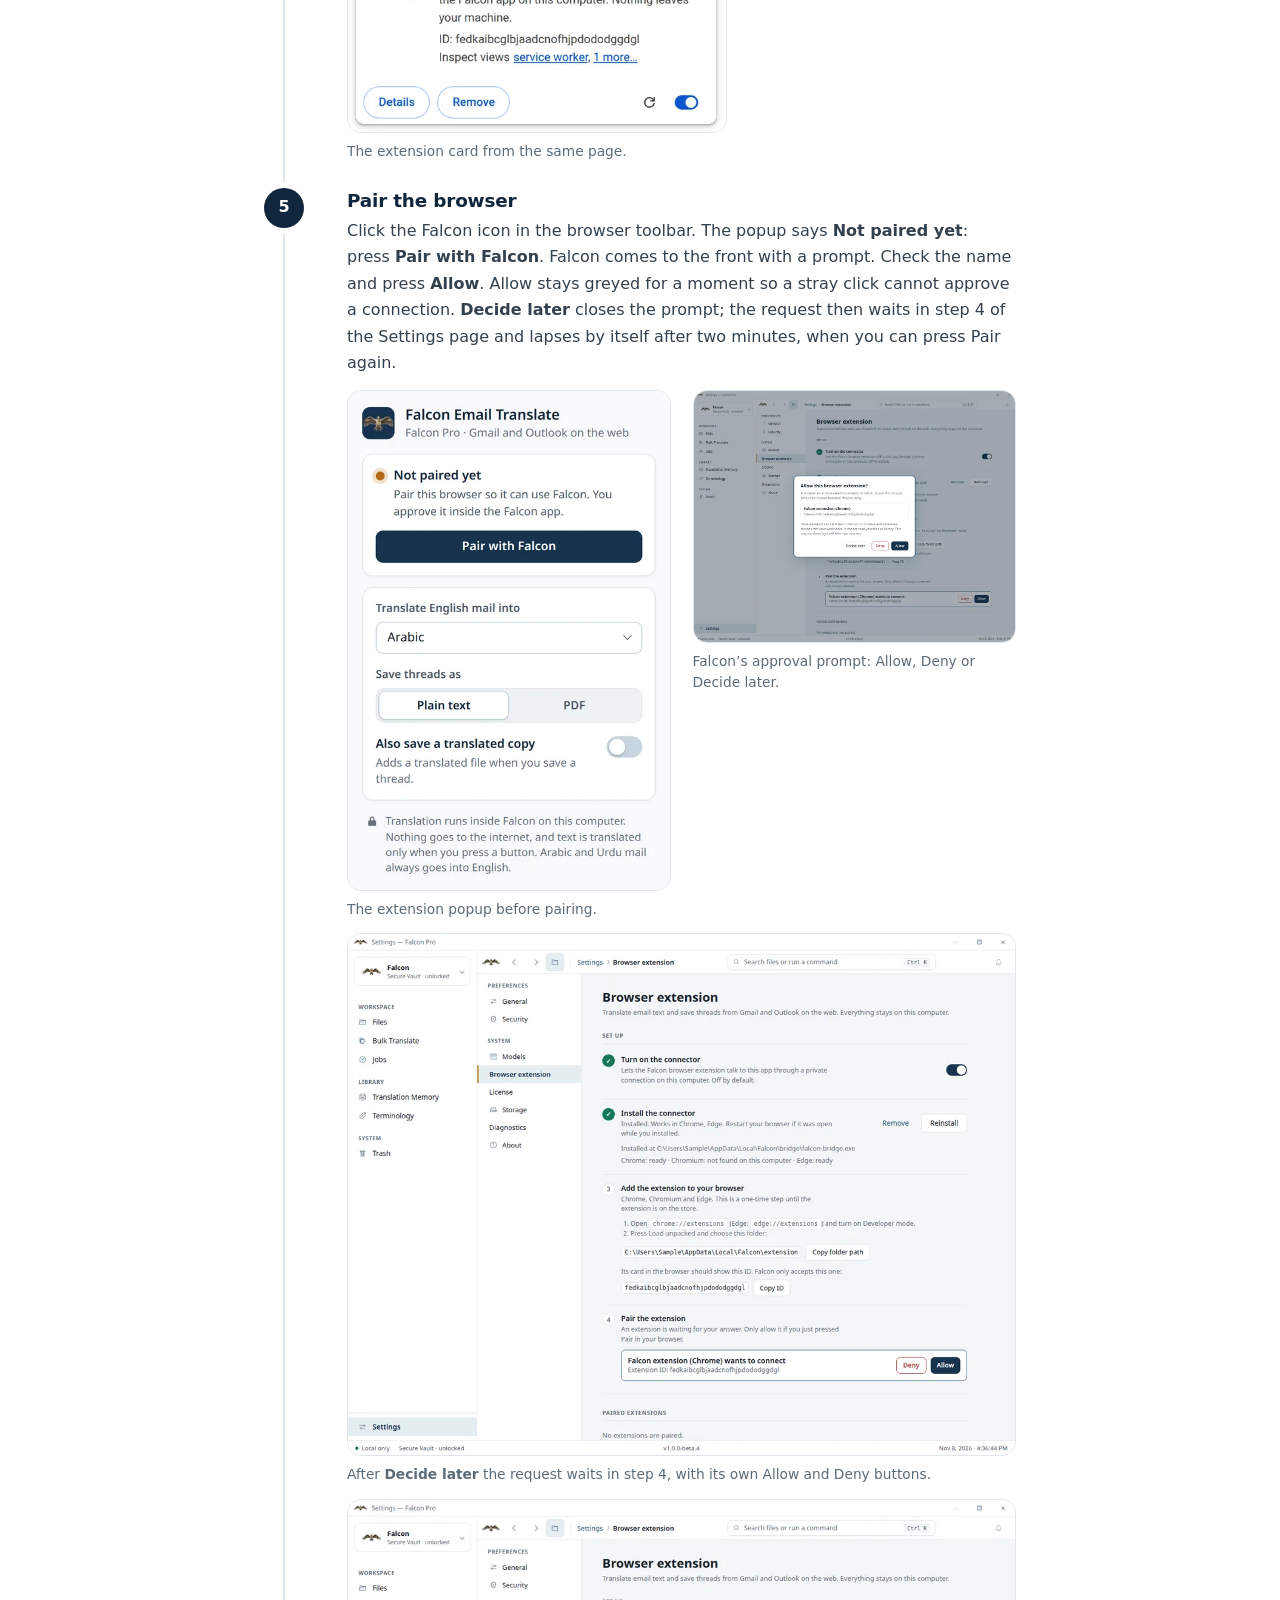
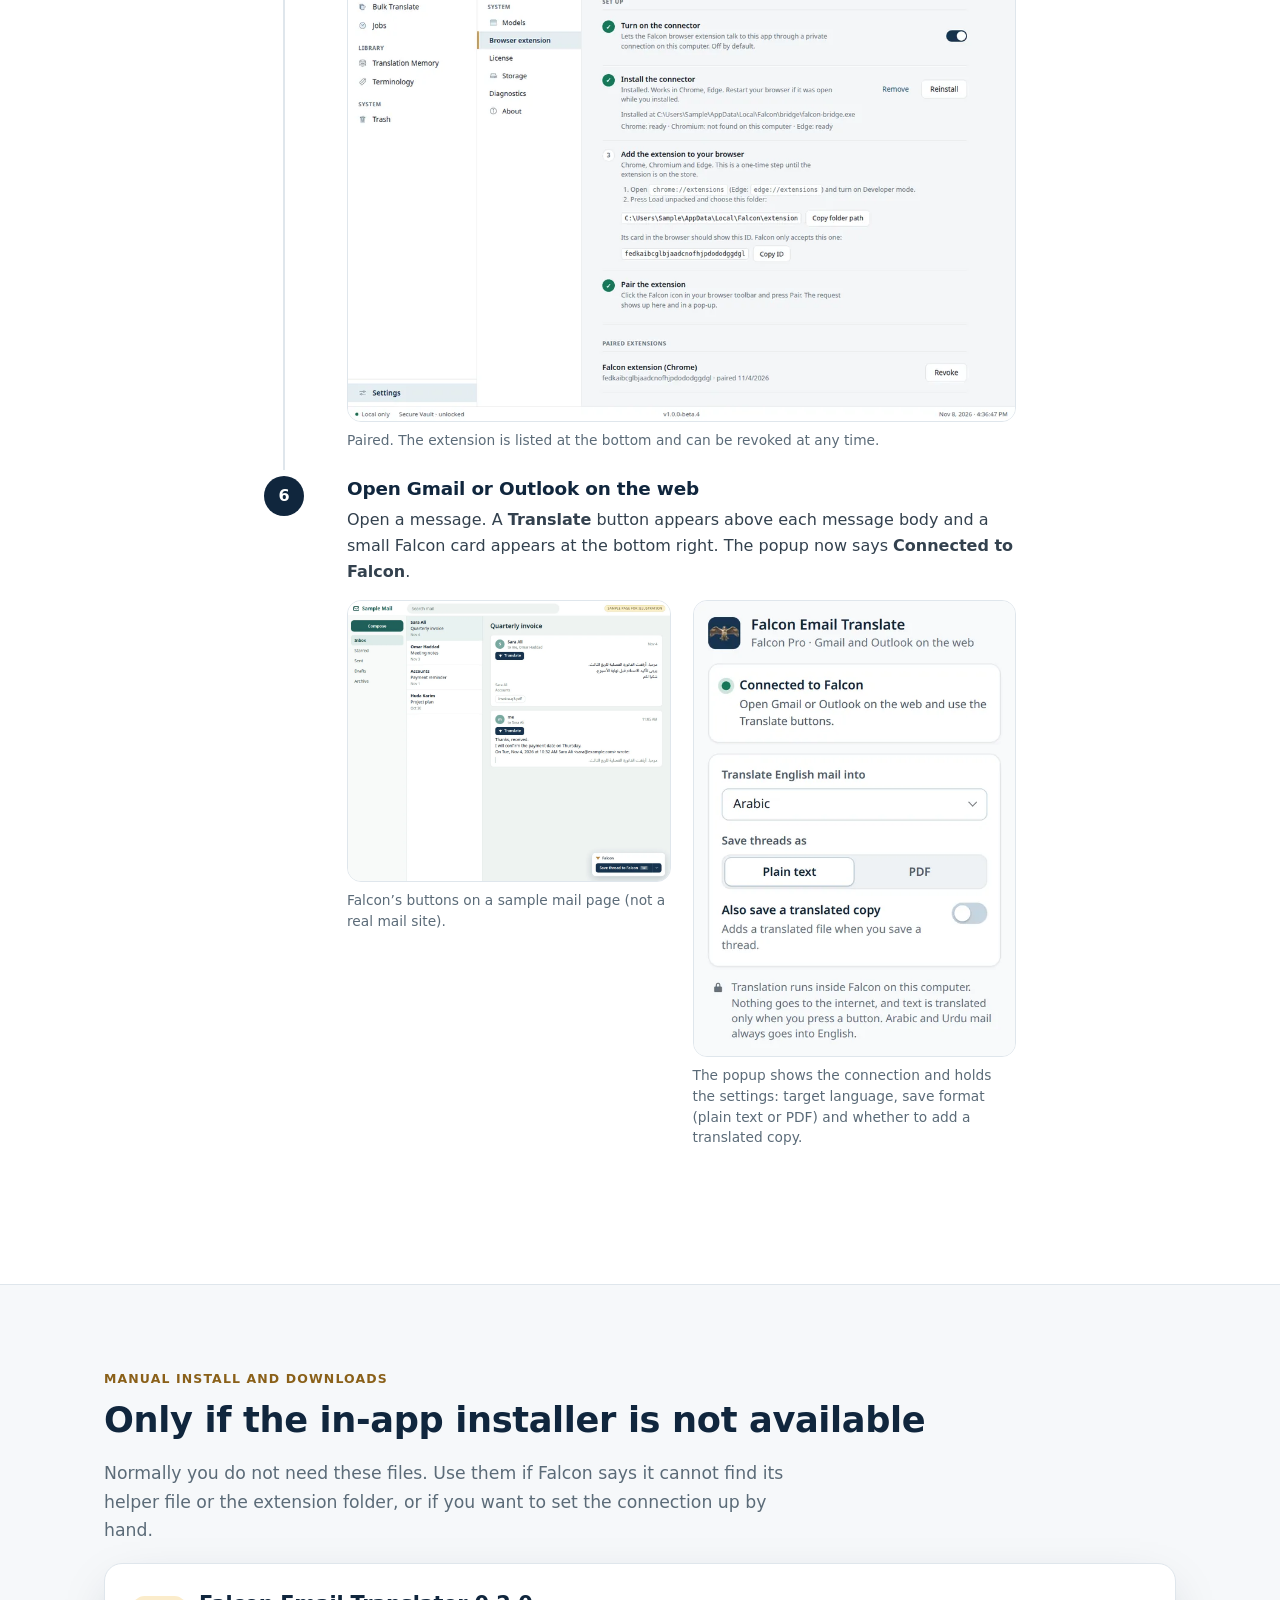
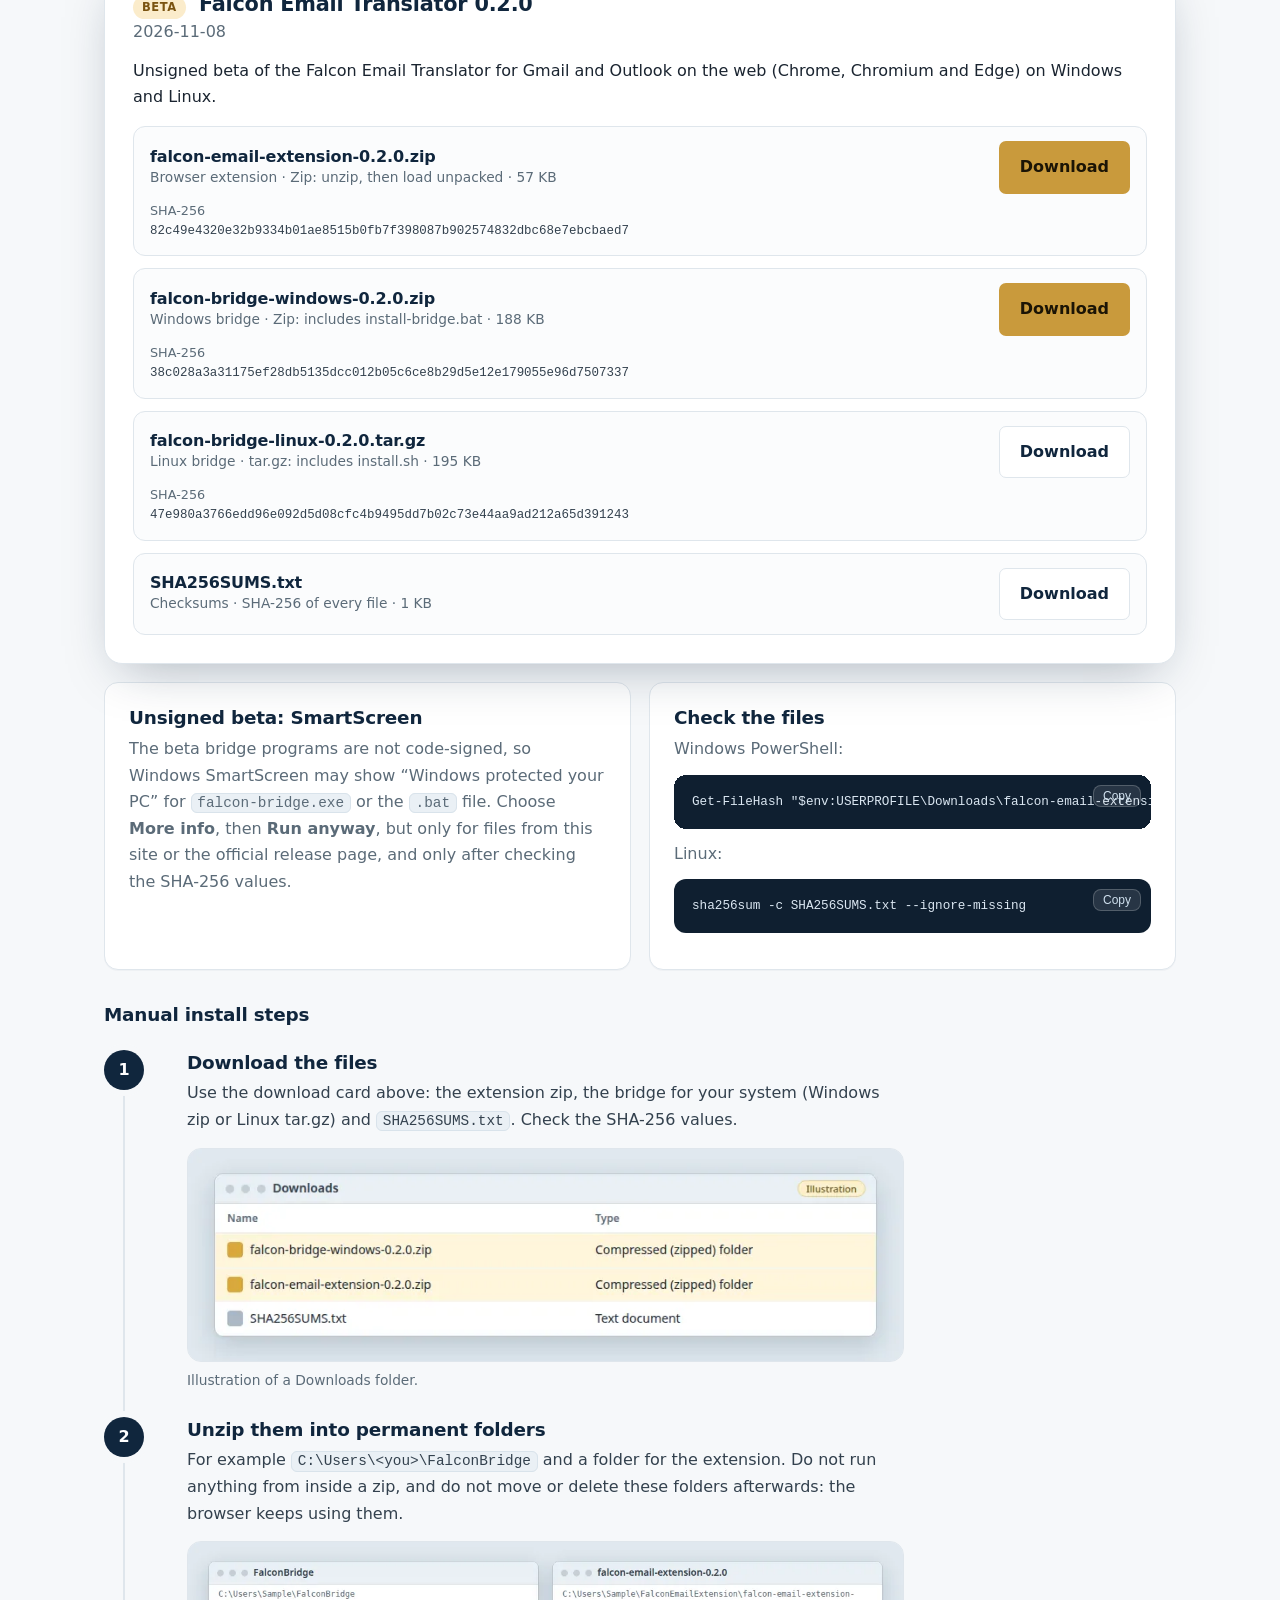
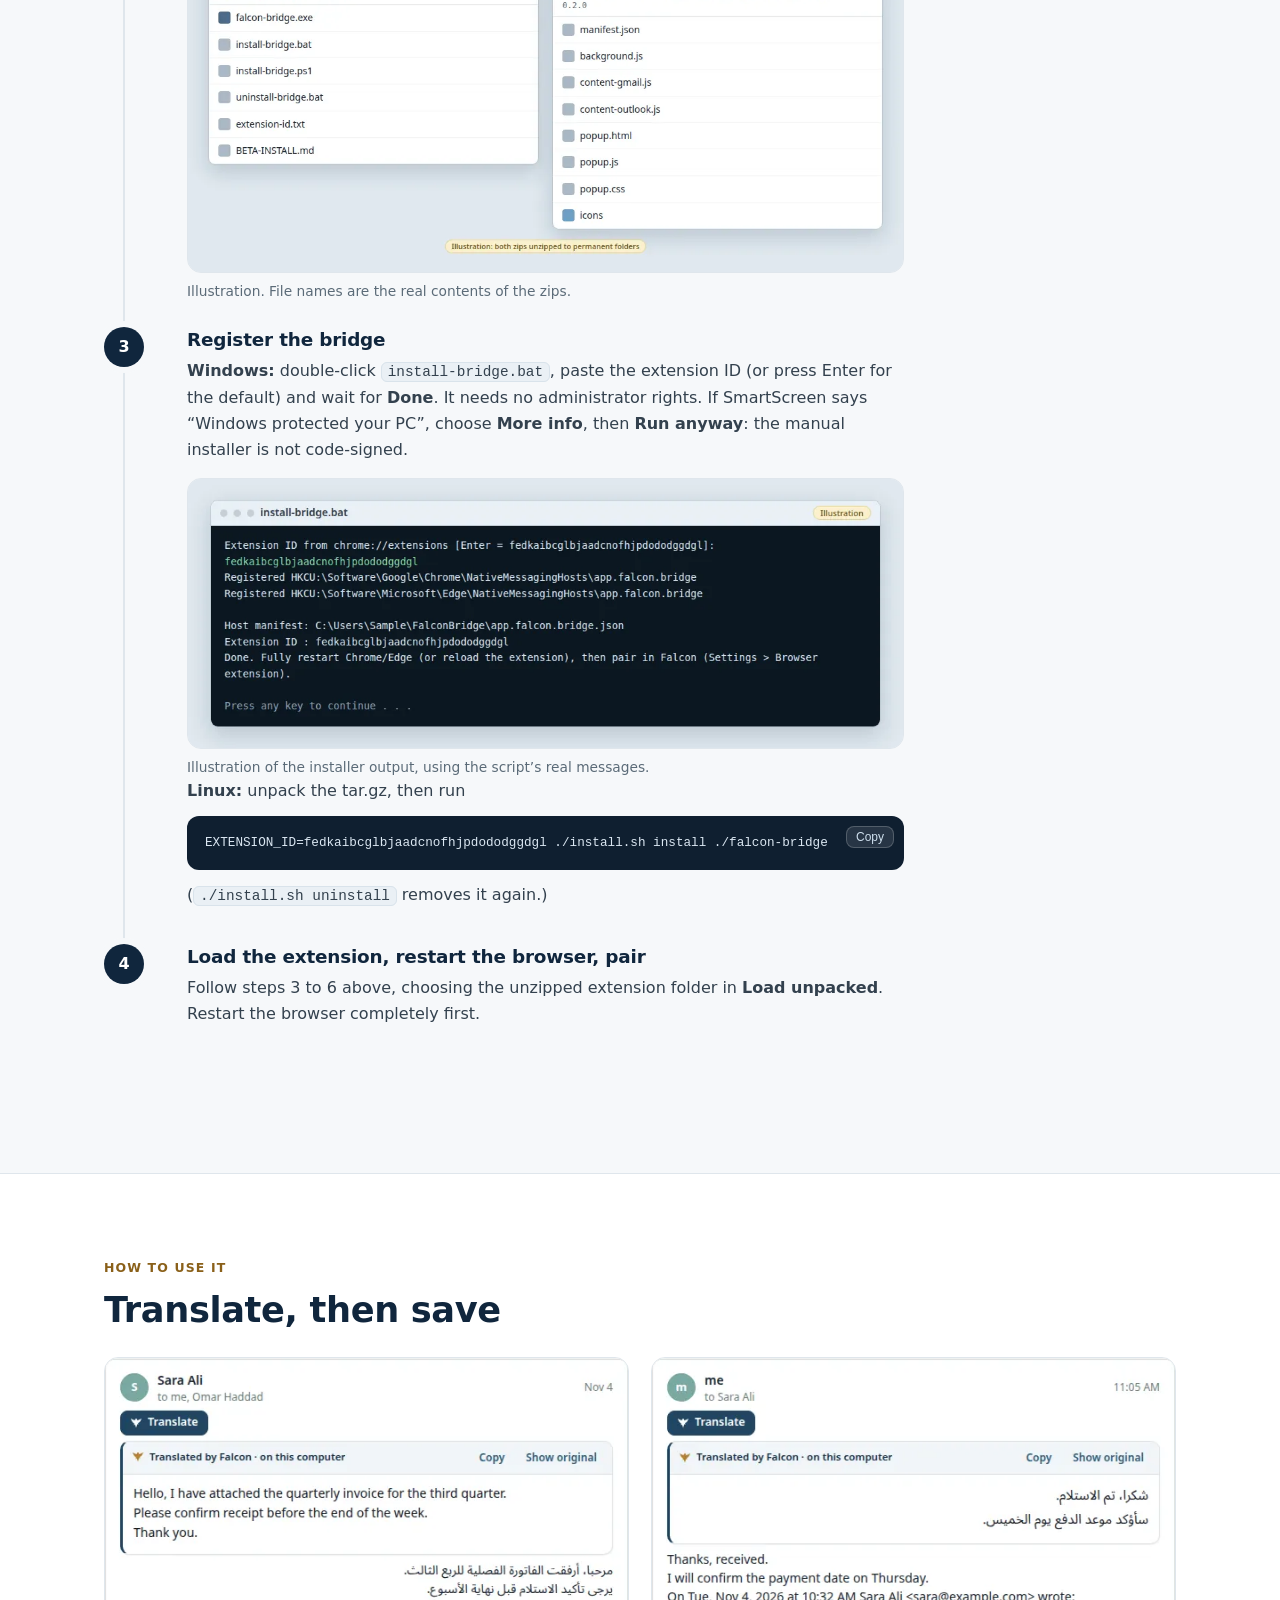
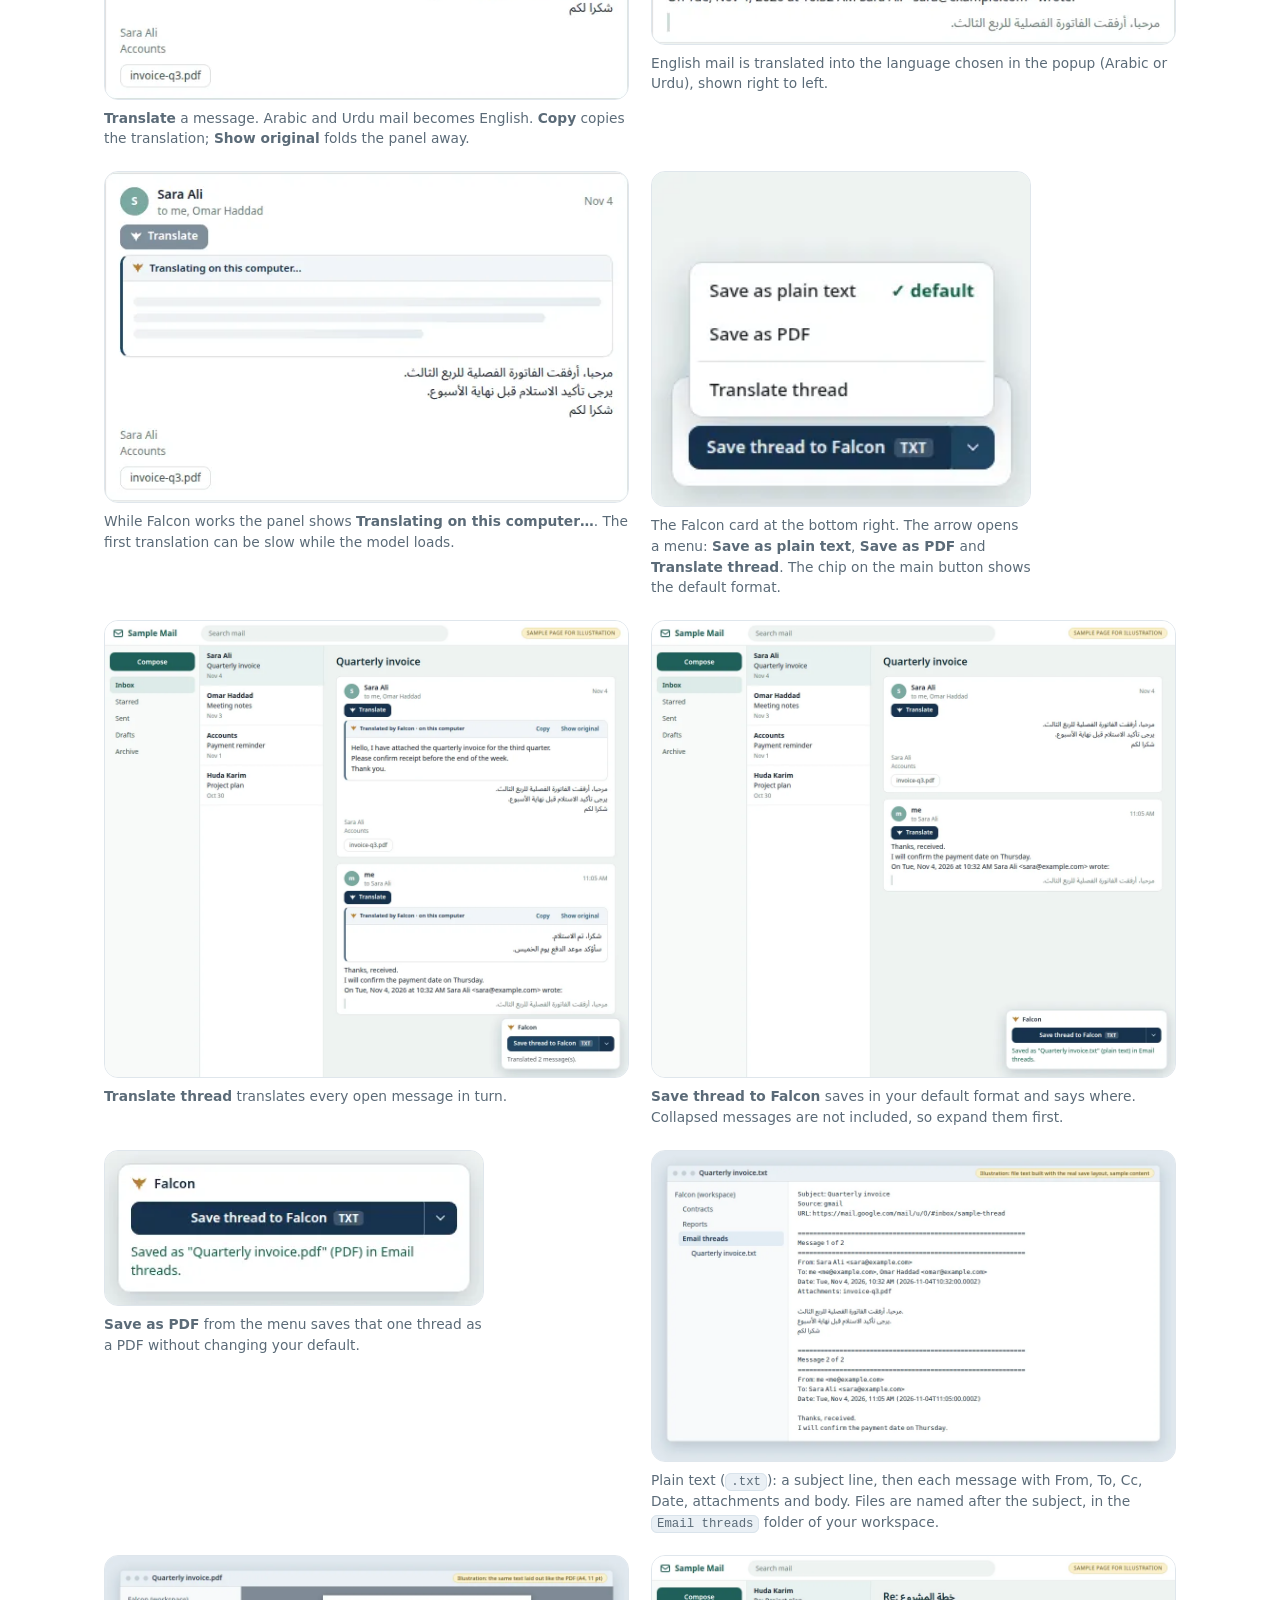
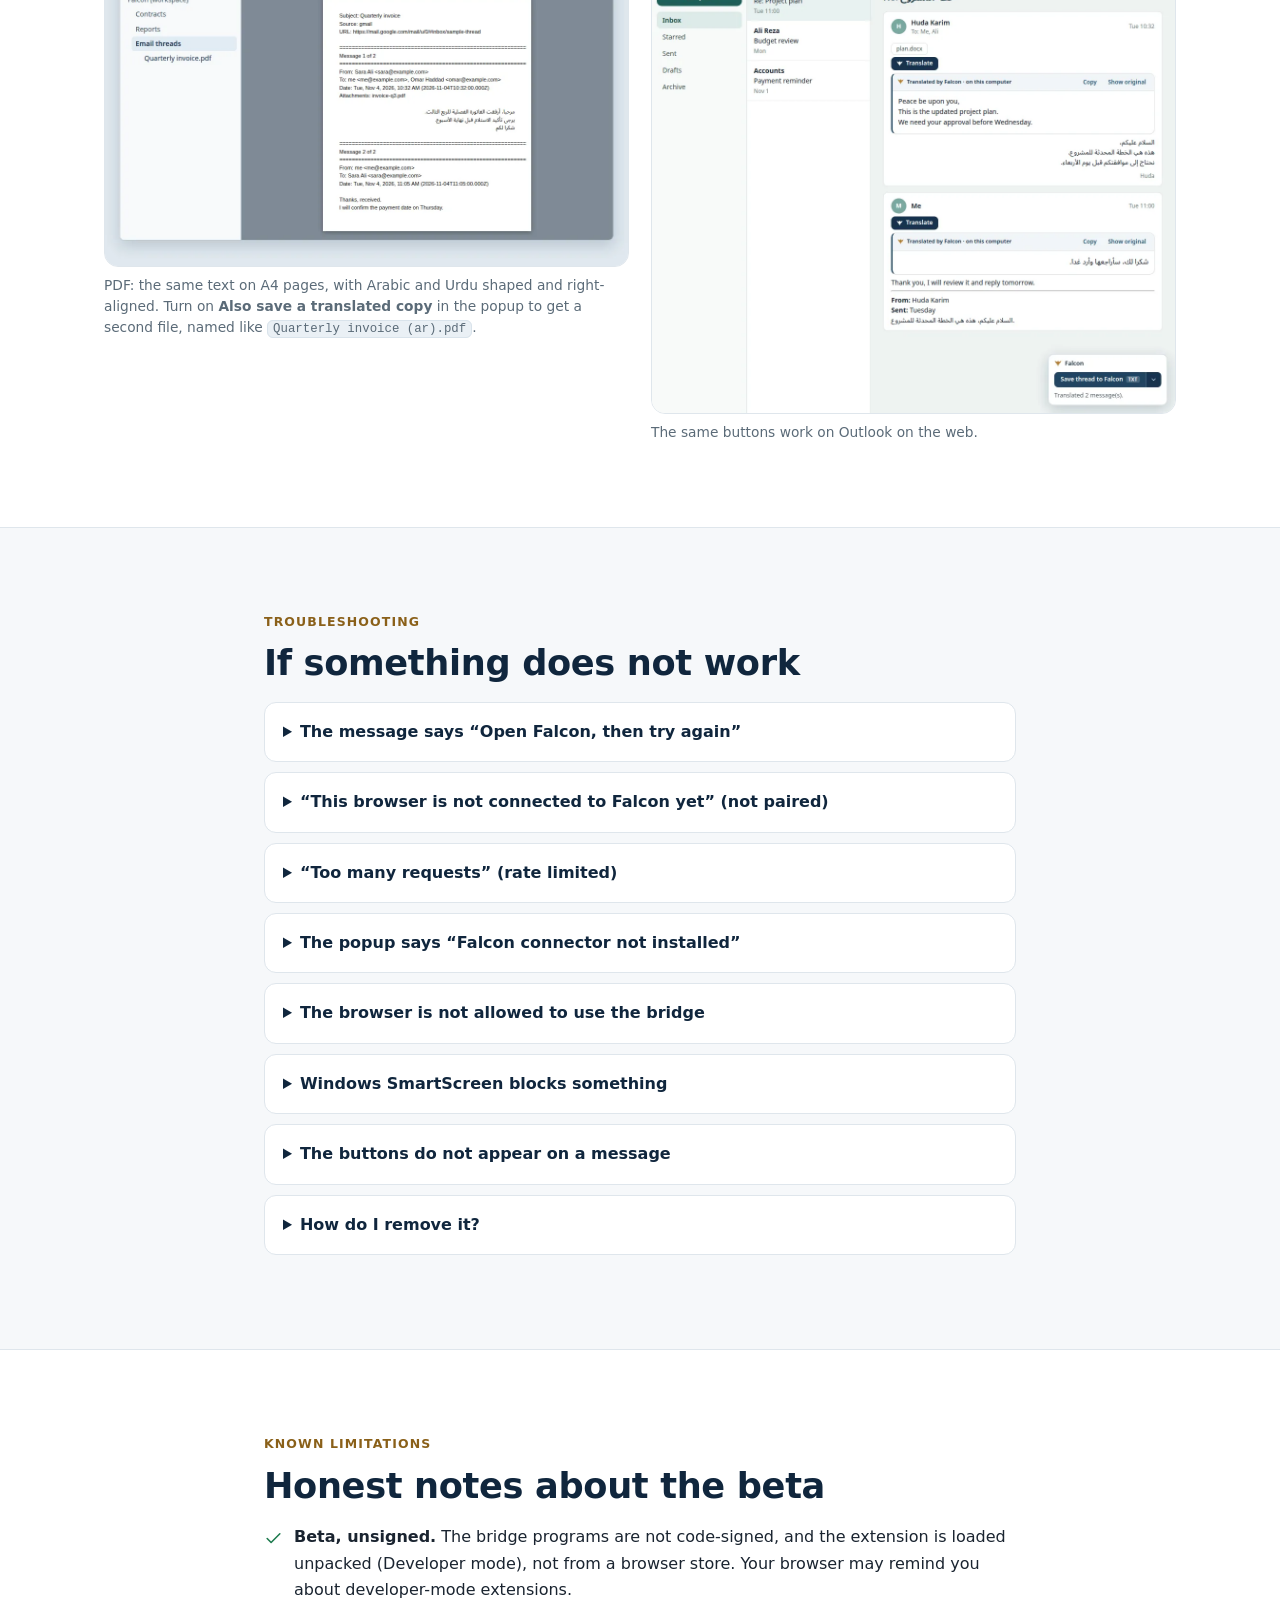
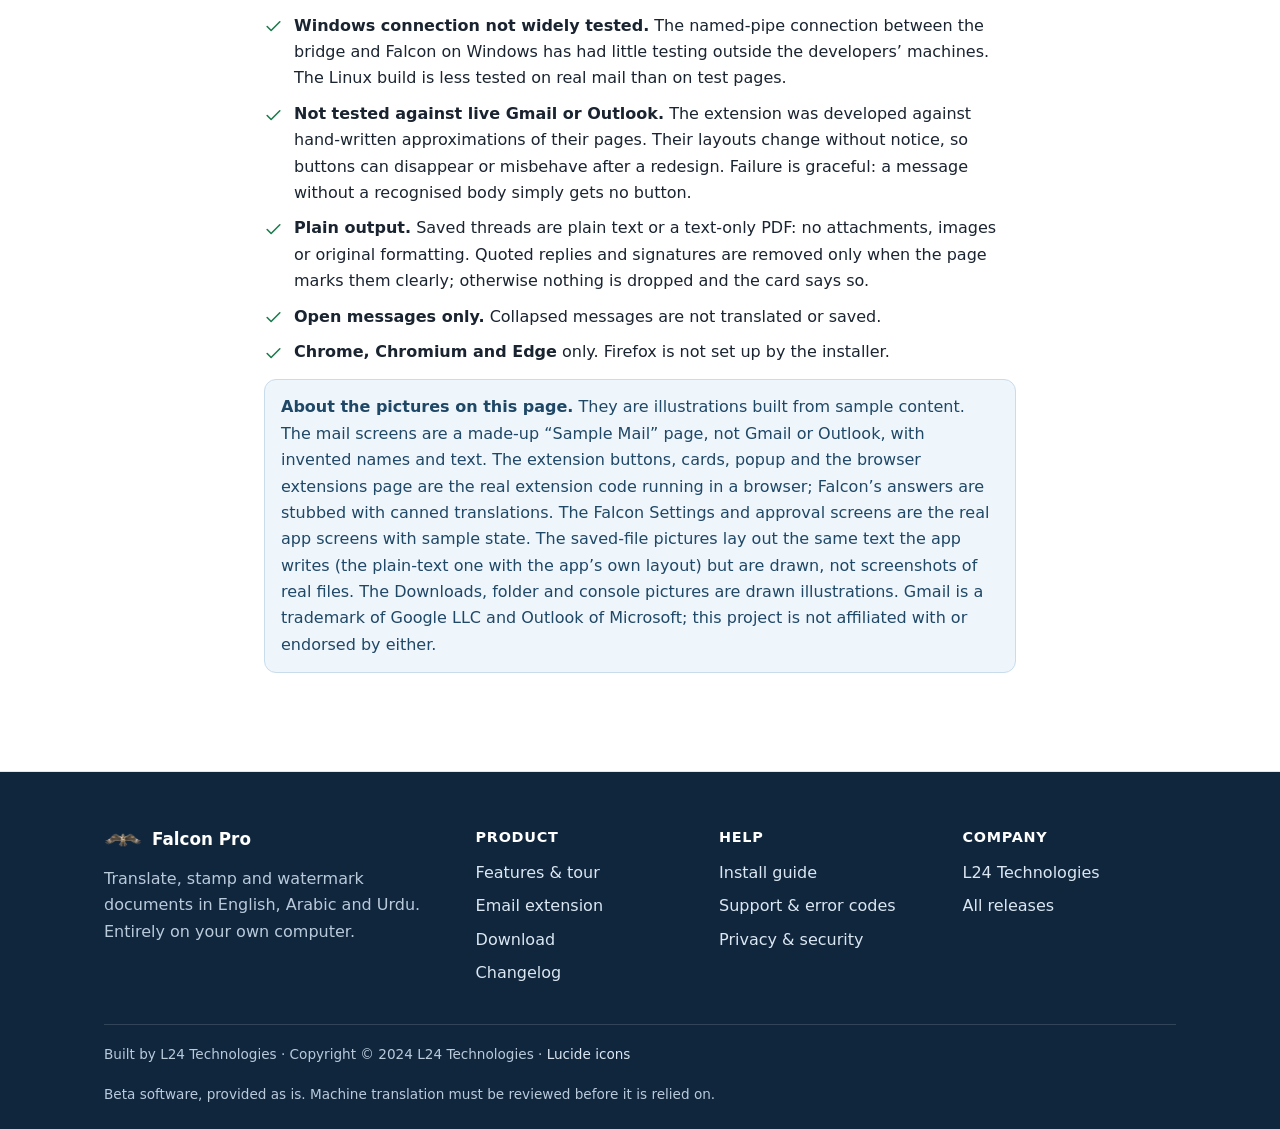
<file: extension.html>
<!doctype html>
<html lang="en"><head><meta charset="utf-8"><meta name="viewport" content="width=device-width,initial-scale=1">
<title>Email Translator for Gmail and Outlook | Falcon Pro</title><meta name="description" content="The Falcon Email Translator browser extension translates Gmail and Outlook web messages on your own computer and saves whole threads into your Falcon workspace as text or PDF. Beta install guide for Windows and Linux."><meta name="theme-color" content="#10263d">
<link rel="icon" href="assets/img/favicon.png"><link rel="stylesheet" href="assets/css/site.css"></head>
<body><a class="skip" href="#main">Skip to content</a>
<header class="site-header"><div class="wrap"><a class="brand" href="index.html"><img src="assets/img/falcon-logo.png" alt="" width="38" height="25">Falcon <small>Pro</small></a>
<button class="menu-btn" type="button" aria-expanded="false" aria-label="Menu"><img class="icon" src="assets/icons/lucide/menu.svg" alt="" width="20" height="20" aria-hidden="true"><span>Menu</span></button>
<nav class="main" aria-label="Main"><a href="index.html">Home</a><a href="tour.html">Features &amp; tour</a><a href="extension.html" aria-current="page">Email extension</a><a href="install.html">Install guide</a><a href="privacy.html">Privacy & security</a><a href="support.html">Support</a><a href="changelog.html">Changelog</a><a class="cta" href="download.html">Download</a></nav></div></header><main id="main">
<div class="page-head"><div class="wrap"><div class="kicker" style="color:var(--gold-2)">Beta 0.2.0 &middot; Chrome, Chromium and Edge &middot; Windows and Linux</div><h1>Falcon Email Translator</h1><p>Translate Gmail and Outlook web messages with Falcon&rsquo;s local model, and save a whole thread into your workspace as plain text or PDF. Nothing leaves your computer.</p>
<div class="cta-row"><a class="btn gold" href="#install">Install guide</a><a class="btn ghost" href="#download">Manual download</a></div></div></div>

<section><div class="wrap split"><div><div class="kicker">What it does</div><h2>Read foreign-language email, keep the thread</h2>
<p class="sub">An extension for Chrome, Chromium and Edge adds Falcon buttons to Gmail and Outlook on the web. Falcon, running on the same computer, does the translating.</p>
<ul class="tick"><li><b>Translate a message.</b> Arabic or Urdu mail is translated into English, English mail into Arabic or Urdu (your choice). Right-to-left text displays right-to-left, and you can copy the translation or hide it again.</li><li><b>Translate a thread</b> in one click, message by message.</li><li><b>Save thread to Falcon</b> writes the open messages into the <code>Email threads</code> folder of your workspace as <b>plain text (.txt)</b> or a <b>PDF</b>, whichever you choose.</li><li>Nothing runs until you press a button.</li></ul>
<p class="note">Arabic and Urdu translate to and from English only, never directly to each other. Machine translation must be reviewed before it is relied on.</p></div>
<figure class="clip" style="margin:0"><div class="frame"><div class="bar"><i></i><i></i><i></i><span>Illustration &mdash; sample mail page</span></div><video autoplay loop muted playsinline preload="metadata" controls poster="assets/img/extension/demo-poster.webp" width="960" height="864" aria-label="Short looping demo: pressing Translate on two messages, then Translate thread from the Falcon card menu, then Save as PDF, on a sample mail page"><source src="assets/img/extension/demo.mp4" type="video/mp4"><source src="assets/img/extension/demo.webm" type="video/webm"></video></div><figcaption>Illustration built from sample content: the real extension running on a made-up mail page, with Falcon&rsquo;s answers stubbed. Not real mail, not a real translation model.</figcaption></figure></div></section>

<section class="alt" id="privacy"><div class="wrap"><div class="kicker">Privacy</div><h2>Everything stays on this computer</h2>
<div class="cards">
<div class="card"><h3>No network</h3><p>The extension makes no network requests, has no analytics and loads no remote code. Its pages are locked down by a strict content security policy.</p></div>
<div class="card"><h3>Native messaging only</h3><p>The browser talks to a small local program (the bridge), which talks to Falcon over a private per-user connection. No port is opened for the web.</p></div>
<div class="card"><h3>You approve each browser</h3><p>Falcon asks before an extension can connect, and only the extension ID it expects is accepted. Paired extensions are listed in Settings &rarr; Browser extension, and you can <b>revoke</b> any of them or switch the feature off.</p></div>
<div class="card"><h3>Only what you press</h3><p>Text is sent to Falcon only when you press Translate or Save. The extension cannot read your files or library, and it never logs email text. Requests show in Falcon&rsquo;s Jobs page as counts and timing only.</p></div></div>
<p class="note">Full detail: <a href="privacy.html">Privacy &amp; security</a>.</p></div></section>

<section><div class="wrap"><div class="kicker">Requirements</div><h2>What you need</h2>
<ul class="tick"><li>A Falcon Pro build that has <b>Settings &rarr; Browser extension</b> (it arrives after 1.0.0-beta.4; the beta.4 installer does not include it), with the language models set up, and running while you translate</li><li>Windows 11 (64-bit) or Linux (Debian or Ubuntu), with Chrome, Chromium or Edge</li><li>Gmail or Outlook on the web (<code>mail.google.com</code>, <code>outlook.office.com</code>, <code>outlook.live.com</code>, <code>outlook.office365.com</code>)</li><li>An open workspace folder in Falcon, if you want to save threads</li></ul></div></section>

<section class="alt" id="install"><div class="wrap narrow"><div class="kicker">Install guide</div><h2>Install from inside Falcon</h2><p class="sub">About five minutes, no terminal. The same steps work on Windows and Linux: Falcon ships the helper program and the extension folder, and sets the connection up for you. Edge uses <code>edge://extensions</code>.</p>
<ol class="steps shot-steps">
<li><h3>Open Falcon and turn on the connector</h3><p>Open Falcon Pro (beta), go to <b>Settings &rarr; Browser extension</b> and switch on <b>Turn on the connector</b>. This page is a four-step checklist; each step shows a tick when it is done. Open a workspace folder as well: saved threads go there.</p><figure class="shot "><div class="frame"><img src="assets/img/extension/app-setup-start.webp" alt="Falcon Settings, Browser extension: a four-step checklist with the connector switched on and an Install connector button" width="1100" height="859" loading="lazy" decoding="async"></div><figcaption>The real Falcon screen, with sample state. The connector is on; step 2 is next.</figcaption></figure></li>
<li><h3>Press <b>Install connector</b></h3><p>Falcon copies its small helper program (the bridge) to your own user folder and tells Chrome, Chromium and Edge about it. No terminal, no administrator rights, and it works the same on Windows and Linux. Afterwards the step shows where it was installed and which browsers are ready. <b>Repair</b> and <b>Remove</b> are in the same place. If your browser was open, restart it.</p><figure class="shot "><div class="frame"><img src="assets/img/extension/app-setup-installed.webp" alt="Falcon Settings with step 2 ticked: the connector is installed and Chrome and Edge are ready, with Remove and Reinstall buttons, and step 3 showing the extension folder and ID with Copy buttons" width="1100" height="859" loading="lazy" decoding="async"></div><figcaption>Installed. Step 3 shows the extension folder and its ID, each with a Copy button.</figcaption></figure></li>
<li><h3>Add the extension to your browser</h3><p>In Chrome, Chromium or Edge open <code>chrome://extensions</code> (Edge: <code>edge://extensions</code>) and turn on <b>Developer mode</b>. Press <b>Load unpacked</b> and choose the folder that Falcon shows in step 3. Use <b>Copy folder path</b> and paste it into the folder dialog. This is a one-time step until the extension is on a browser store.</p><figure class="shot "><div class="frame"><img src="assets/img/extension/chrome-extensions.webp" alt="The browser's Extensions page with Developer mode on, the Load unpacked button, and the Falcon Email Translate card" width="1000" height="440" loading="lazy" decoding="async"></div><figcaption>Real browser Extensions page (Chromium) with the real extension loaded.</figcaption></figure></li>
<li><h3>Check the extension ID</h3><p>The extension&rsquo;s card should show <code>fedkaibcglbjaadcnofhjpdododggdgl</code>, the same ID as Falcon&rsquo;s step 3 (it has a <b>Copy ID</b> button). Falcon only accepts that ID.</p><figure class="shot narrow-shot"><div class="frame"><img src="assets/img/extension/chrome-extension-id.webp" alt="The Falcon Email Translate card showing its extension ID" width="560" height="300" loading="lazy" decoding="async"></div><figcaption>The extension card from the same page.</figcaption></figure></li>
<li><h3>Pair the browser</h3><p>Click the Falcon icon in the browser toolbar. The popup says <b>Not paired yet</b>: press <b>Pair with Falcon</b>. Falcon comes to the front with a prompt. Check the name and press <b>Allow</b>. Allow stays greyed for a moment so a stray click cannot approve a connection. <b>Decide later</b> closes the prompt; the request then waits in step 4 of the Settings page and lapses by itself after two minutes, when you can press Pair again.</p><div class="shots"><figure class="shot "><div class="frame"><img src="assets/img/extension/popup-pairing.webp" alt="The extension popup saying Not paired yet, with a Pair with Falcon button" width="540" height="837" loading="lazy" decoding="async"></div><figcaption>The extension popup before pairing.</figcaption></figure><figure class="shot "><div class="frame"><img src="assets/img/extension/app-pairing.webp" alt="Falcon showing the dialog Allow this browser extension? with the extension name and ID and the buttons Decide later, Deny and Allow" width="1100" height="859" loading="lazy" decoding="async"></div><figcaption>Falcon&rsquo;s approval prompt: Allow, Deny or Decide later.</figcaption></figure></div><figure class="shot "><div class="frame"><img src="assets/img/extension/app-pairing-inline.webp" alt="Falcon Settings, step 4: a pairing request from Falcon extension (Chrome) with Deny and Allow buttons" width="1100" height="859" loading="lazy" decoding="async"></div><figcaption>After <b>Decide later</b> the request waits in step 4, with its own Allow and Deny buttons.</figcaption></figure><figure class="shot "><div class="frame"><img src="assets/img/extension/app-paired.webp" alt="Falcon Settings with all four steps ticked and the paired extension listed with a Revoke button" width="1100" height="859" loading="lazy" decoding="async"></div><figcaption>Paired. The extension is listed at the bottom and can be revoked at any time.</figcaption></figure></li>
<li><h3>Open Gmail or Outlook on the web</h3><p>Open a message. A <b>Translate</b> button appears above each message body and a small Falcon card appears at the bottom right. The popup now says <b>Connected to Falcon</b>.</p><div class="shots"><figure class="shot "><div class="frame"><img src="assets/img/extension/gmail-buttons.webp" alt="A sample mail page with a Translate button above each message and a Falcon card with a Save thread to Falcon split button" width="1100" height="960" loading="lazy" decoding="async"></div><figcaption>Falcon&rsquo;s buttons on a sample mail page (not a real mail site).</figcaption></figure><figure class="shot "><div class="frame"><img src="assets/img/extension/popup-connected.webp" alt="The extension popup saying Connected to Falcon, with the target language, save format and translated copy settings" width="540" height="765" loading="lazy" decoding="async"></div><figcaption>The popup shows the connection and holds the settings: target language, save format (plain text or PDF) and whether to add a translated copy.</figcaption></figure></div></li>
</ol></div></section>

<section id="download"><div class="wrap"><div class="kicker">Manual install and downloads</div><h2>Only if the in-app installer is not available</h2>
<p class="sub">Normally you do not need these files. Use them if Falcon says it cannot find its helper file or the extension folder, or if you want to set the connection up by hand.</p>
<div class="dl-card" id="ext-download" style="margin-top:18px"><p>Loading the download details&hellip;</p><noscript><p>JavaScript is needed to show this card. The files are on the <a href="https://github.com/anushkrishnav/falcon-downloads/releases">release page</a>, in the release tagged <code>extension-v&hellip;</code>.</p></noscript></div>
<div class="cards" style="margin-top:18px"><div class="card"><h3 id="smartscreen">Unsigned beta: SmartScreen</h3><p>The beta bridge programs are not code-signed, so Windows SmartScreen may show &ldquo;Windows protected your PC&rdquo; for <code>falcon-bridge.exe</code> or the <code>.bat</code> file. Choose <b>More info</b>, then <b>Run anyway</b>, but only for files from this site or the official release page, and only after checking the SHA-256 values.</p></div>
<div class="card" id="verify"><h3>Check the files</h3><p>Windows PowerShell:</p><pre><code>Get-FileHash "$env:USERPROFILE\Downloads\falcon-email-extension-0.2.0.zip" -Algorithm SHA256</code></pre><p style="margin-top:10px">Linux:</p><pre><code>sha256sum -c SHA256SUMS.txt --ignore-missing</code></pre></div></div>
<h3 style="margin-top:34px">Manual install steps</h3>
<div class="narrow" style="padding:0"><ol class="steps shot-steps">
<li><h3>Download the files</h3><p>Use the download card above: the extension zip, the bridge for your system (Windows zip or Linux tar.gz) and <code>SHA256SUMS.txt</code>. Check the SHA-256 values.</p><figure class="shot "><div class="frame"><img src="assets/img/extension/files-downloads.webp" alt="A Downloads folder listing the bridge zip, the extension zip and SHA256SUMS.txt" width="820" height="244" loading="lazy" decoding="async"></div><figcaption>Illustration of a Downloads folder.</figcaption></figure></li>
<li><h3>Unzip them into permanent folders</h3><p>For example <code>C:\Users\&lt;you&gt;\FalconBridge</code> and a folder for the extension. Do not run anything from inside a zip, and do not move or delete these folders afterwards: the browser keeps using them.</p><figure class="shot "><div class="frame"><img src="assets/img/extension/files-unzipped.webp" alt="Two unzipped folders: FalconBridge with falcon-bridge.exe and install-bridge.bat, and the extension folder with manifest.json, script files and an icons folder" width="1060" height="489" loading="lazy" decoding="async"></div><figcaption>Illustration. File names are the real contents of the zips.</figcaption></figure></li>
<li><h3>Register the bridge</h3><p><b>Windows:</b> double-click <code>install-bridge.bat</code>, paste the extension ID (or press Enter for the default) and wait for <b>Done</b>. It needs no administrator rights. If SmartScreen says &ldquo;Windows protected your PC&rdquo;, choose <b>More info</b>, then <b>Run anyway</b>: the manual installer is not code-signed.</p><figure class="shot "><div class="frame"><img src="assets/img/extension/bridge-terminal.webp" alt="A console window showing install-bridge.bat registering the host for Chrome and Edge and printing Done" width="960" height="362" loading="lazy" decoding="async"></div><figcaption>Illustration of the installer output, using the script&rsquo;s real messages.</figcaption></figure><p><b>Linux:</b> unpack the tar.gz, then run</p><pre><code>EXTENSION_ID=fedkaibcglbjaadcnofhjpdododggdgl ./install.sh install ./falcon-bridge</code></pre><p>(<code>./install.sh uninstall</code> removes it again.)</p></li>
<li><h3>Load the extension, restart the browser, pair</h3><p>Follow steps 3 to 6 above, choosing the unzipped extension folder in <b>Load unpacked</b>. Restart the browser completely first.</p></li>
</ol></div></div></section>

<section class="alt" id="use"><div class="wrap"><div class="kicker">How to use it</div><h2>Translate, then save</h2>
<div class="shots">
<figure class="shot "><div class="frame"><img src="assets/img/extension/overlay-english.webp" alt="A translated message: the English translation of an Arabic message in a panel labelled Translated by Falcon, on this computer, with Copy and Show original buttons" width="588" height="383" loading="lazy" decoding="async"></div><figcaption><b>Translate</b> a message. Arabic and Urdu mail becomes English. <b>Copy</b> copies the translation; <b>Show original</b> folds the panel away.</figcaption></figure>
<figure class="shot "><div class="frame"><img src="assets/img/extension/overlay-arabic.webp" alt="The Arabic translation of an English message, shown right-to-left in a panel labelled Translated by Falcon, on this computer" width="588" height="321" loading="lazy" decoding="async"></div><figcaption>English mail is translated into the language chosen in the popup (Arabic or Urdu), shown right to left.</figcaption></figure>
<figure class="shot "><div class="frame"><img src="assets/img/extension/state-loading.webp" alt="A message with a loading panel reading Translating on this computer" width="588" height="371" loading="lazy" decoding="async"></div><figcaption>While Falcon works the panel shows <b>Translating on this computer&hellip;</b>. The first translation can be slow while the model loads.</figcaption></figure>
<figure class="shot narrow-shot"><div class="frame"><img src="assets/img/extension/bar-menu.webp" alt="The Falcon card with its split Save button and an open menu: Save as plain text (default), Save as PDF, Translate thread" width="278" height="246" loading="lazy" decoding="async"></div><figcaption>The Falcon card at the bottom right. The arrow opens a menu: <b>Save as plain text</b>, <b>Save as PDF</b> and <b>Translate thread</b>. The chip on the main button shows the default format.</figcaption></figure>
<figure class="shot "><div class="frame"><img src="assets/img/extension/gmail-thread-translated.webp" alt="A sample mail thread with both messages translated and the Falcon card reading Translated 2 messages" width="1100" height="960" loading="lazy" decoding="async"></div><figcaption><b>Translate thread</b> translates every open message in turn.</figcaption></figure>
<figure class="shot "><div class="frame"><img src="assets/img/extension/gmail-saved.webp" alt="A sample mail thread with the Falcon card reading Saved as Quarterly invoice.txt (plain text) in Email threads" width="1100" height="960" loading="lazy" decoding="async"></div><figcaption><b>Save thread to Falcon</b> saves in your default format and says where. Collapsed messages are not included, so expand them first.</figcaption></figure>
<figure class="shot narrow-shot"><div class="frame"><img src="assets/img/extension/bar-saved-pdf.webp" alt="The Falcon card reading Saved as Quarterly invoice.pdf (PDF) in Email threads" width="364" height="149" loading="lazy" decoding="async"></div><figcaption><b>Save as PDF</b> from the menu saves that one thread as a PDF without changing your default.</figcaption></figure>
<figure class="shot "><div class="frame"><img src="assets/img/extension/saved-thread-txt.webp" alt="A plain text file named Quarterly invoice.txt in the Email threads folder, with a subject line, then each message with From, To, Date and the body text" width="1080" height="640" loading="lazy" decoding="async"></div><figcaption>Plain text (<code>.txt</code>): a subject line, then each message with From, To, Cc, Date, attachments and body. Files are named after the subject, in the <code>Email threads</code> folder of your workspace.</figcaption></figure>
<figure class="shot "><div class="frame"><img src="assets/img/extension/saved-thread-pdf.webp" alt="The same thread laid out as an A4 PDF page, with the Arabic lines right-aligned" width="1080" height="640" loading="lazy" decoding="async"></div><figcaption>PDF: the same text on A4 pages, with Arabic and Urdu shaped and right-aligned. Turn on <b>Also save a translated copy</b> in the popup to get a second file, named like <code>Quarterly invoice (ar).pdf</code>.</figcaption></figure>
<figure class="shot "><div class="frame"><img src="assets/img/extension/outlook-thread-translated.webp" alt="A sample Outlook-style thread, translated" width="1100" height="960" loading="lazy" decoding="async"></div><figcaption>The same buttons work on Outlook on the web.</figcaption></figure>
</div></div></section>

<section id="help"><div class="wrap narrow"><div class="kicker">Troubleshooting</div><h2>If something does not work</h2>
<details><summary>The message says &ldquo;Open Falcon, then try again&rdquo;</summary><p>Falcon is not running, or the connector is switched off. Start Falcon, make sure step 1 in Settings &rarr; Browser extension is on, and press Translate again. The popup says <b>Falcon is not running</b> in the same situation.</p><figure class="shot "><div class="frame"><img src="assets/img/extension/error-not-running.webp" alt="An error panel reading Open Falcon, then try again" width="588" height="298" loading="lazy" decoding="async"></div><figcaption>What you see when Falcon is not running.</figcaption></figure><figure class="shot narrow-shot"><div class="frame"><img src="assets/img/extension/popup-not-running.webp" alt="The popup saying Falcon is not running with a Check again button" width="540" height="810" loading="lazy" decoding="async"></div><figcaption>The popup, with a Check again button.</figcaption></figure></details>
<details><summary>&ldquo;This browser is not connected to Falcon yet&rdquo; (not paired)</summary><p>Press <b>Pair with Falcon</b> (in the message or in the popup), then press <b>Allow</b> in Falcon. If you chose Decide later or the request lapsed, press Pair again. If you pressed Deny, pair again and Allow.</p><figure class="shot "><div class="frame"><img src="assets/img/extension/error-not-paired.webp" alt="An error panel saying this browser is not connected to Falcon yet, with a Pair with Falcon button" width="588" height="334" loading="lazy" decoding="async"></div><figcaption>The panel offers a Pair button.</figcaption></figure></details>
<details><summary>&ldquo;Too many requests&rdquo; (rate limited)</summary><p>Falcon limits how fast one extension can send work. Wait a moment and try again, and translate threads one at a time.</p><figure class="shot "><div class="frame"><img src="assets/img/extension/error-rate-limited.webp" alt="An error panel reading Too many requests. Wait a moment and try again." width="588" height="298" loading="lazy" decoding="async"></div><figcaption>The rate limit message.</figcaption></figure></details>
<details><summary>The popup says &ldquo;Falcon connector not installed&rdquo;</summary><p>The browser cannot find the helper program. Open Falcon, go to Settings &rarr; Browser extension and press <b>Install connector</b> (or <b>Repair</b>), then restart the browser completely. If you used the manual install and moved the bridge folder, run its installer again.</p><figure class="shot narrow-shot"><div class="frame"><img src="assets/img/extension/popup-no-bridge.webp" alt="The popup saying Falcon bridge not installed, with a steps panel" width="540" height="1126" loading="lazy" decoding="async"></div><figcaption>The popup when the connector is missing.</figcaption></figure></details>
<details><summary>The browser is not allowed to use the bridge</summary><p>The bridge accepts only the extension ID Falcon expects, <code>fedkaibcglbjaadcnofhjpdododggdgl</code>. Compare it with the ID on the extension&rsquo;s card. If you loaded a different build of the extension, the ID differs: use the extension folder Falcon shows in step 3.</p></details>
<details><summary>Windows SmartScreen blocks something</summary><p>Only the manual installer is affected. Click <b>More info</b>, then <b>Run anyway</b>, after checking the SHA-256 values against the download card. The in-app installer needs no separate file.</p></details>
<details><summary>The buttons do not appear on a message</summary><p>Gmail and Outlook change their page layout without notice, and the extension finds messages by matching that layout. Only expanded messages have text on the page. Reload the page. If buttons are still missing, the layout may have changed since this beta; see the limitations below.</p></details>
<details id="remove"><summary>How do I remove it?</summary><ol><li>In Falcon, Settings &rarr; Browser extension: <b>Revoke</b> the pairing under Paired extensions, and press <b>Remove</b> in step 2 to take the connector out. Switch the connector off if you like.</li><li>Remove the extension at <code>chrome://extensions</code>.</li><li>Manual install only: run <code>uninstall-bridge.bat</code> (Windows) or <code>./install.sh uninstall</code> (Linux), then delete the folders.</li></ol><p>Saved threads in <code>Email threads</code> are your files and are never deleted.</p></details>
</div></section>

<section class="alt" id="limits"><div class="wrap narrow"><div class="kicker">Known limitations</div><h2>Honest notes about the beta</h2>
<ul class="tick"><li><b>Beta, unsigned.</b> The bridge programs are not code-signed, and the extension is loaded unpacked (Developer mode), not from a browser store. Your browser may remind you about developer-mode extensions.</li>
<li><b>Windows connection not widely tested.</b> The named-pipe connection between the bridge and Falcon on Windows has had little testing outside the developers&rsquo; machines. The Linux build is less tested on real mail than on test pages.</li>
<li><b>Not tested against live Gmail or Outlook.</b> The extension was developed against hand-written approximations of their pages. Their layouts change without notice, so buttons can disappear or misbehave after a redesign. Failure is graceful: a message without a recognised body simply gets no button.</li>
<li><b>Plain output.</b> Saved threads are plain text or a text-only PDF: no attachments, images or original formatting. Quoted replies and signatures are removed only when the page marks them clearly; otherwise nothing is dropped and the card says so.</li>
<li><b>Open messages only.</b> Collapsed messages are not translated or saved.</li>
<li><b>Chrome, Chromium and Edge</b> only. Firefox is not set up by the installer.</li></ul>
<div class="callout info" id="about-images"><b>About the pictures on this page.</b> They are illustrations built from sample content. The mail screens are a made-up &ldquo;Sample Mail&rdquo; page, not Gmail or Outlook, with invented names and text. The extension buttons, cards, popup and the browser extensions page are the real extension code running in a browser; Falcon&rsquo;s answers are stubbed with canned translations. The Falcon Settings and approval screens are the real app screens with sample state. The saved-file pictures lay out the same text the app writes (the plain-text one with the app&rsquo;s own layout) but are drawn, not screenshots of real files. The Downloads, folder and console pictures are drawn illustrations. Gmail is a trademark of Google LLC and Outlook of Microsoft; this project is not affiliated with or endorsed by either.</div></div></section>
</main><footer class="site-footer"><div class="wrap"><div class="foot-grid">
<div><a class="brand" href="index.html" style="color:#fff"><img src="assets/img/falcon-logo.png" alt="" width="38" height="25">Falcon Pro</a><p style="margin-top:12px;max-width:34ch">Translate, stamp and watermark documents in English, Arabic and Urdu. Entirely on your own computer.</p></div>
<div><h4>Product</h4><ul><li><a href="tour.html">Features &amp; tour</a></li><li><a href="extension.html">Email extension</a></li><li><a href="download.html">Download</a></li><li><a href="changelog.html">Changelog</a></li></ul></div>
<div><h4>Help</h4><ul><li><a href="install.html">Install guide</a></li><li><a href="support.html">Support &amp; error codes</a></li><li><a href="privacy.html">Privacy &amp; security</a></li></ul></div>
<div><h4>Company</h4><ul><li><a href="https://l24tech.in" rel="noopener">L24 Technologies</a></li><li><a data-releases-url href="https://github.com/anushkrishnav/falcon-downloads/releases" rel="noopener">All releases</a></li></ul></div></div>
<div class="legal"><span>Built by L24 Technologies &middot; Copyright &copy; 2024 L24 Technologies &middot; <a href="assets/icons/lucide/LICENSE">Lucide icons</a></span><span>Beta software, provided as is. Machine translation must be reviewed before it is relied on.</span></div></div></footer>
<script src="assets/js/site.js" defer></script></body></html>
</file>
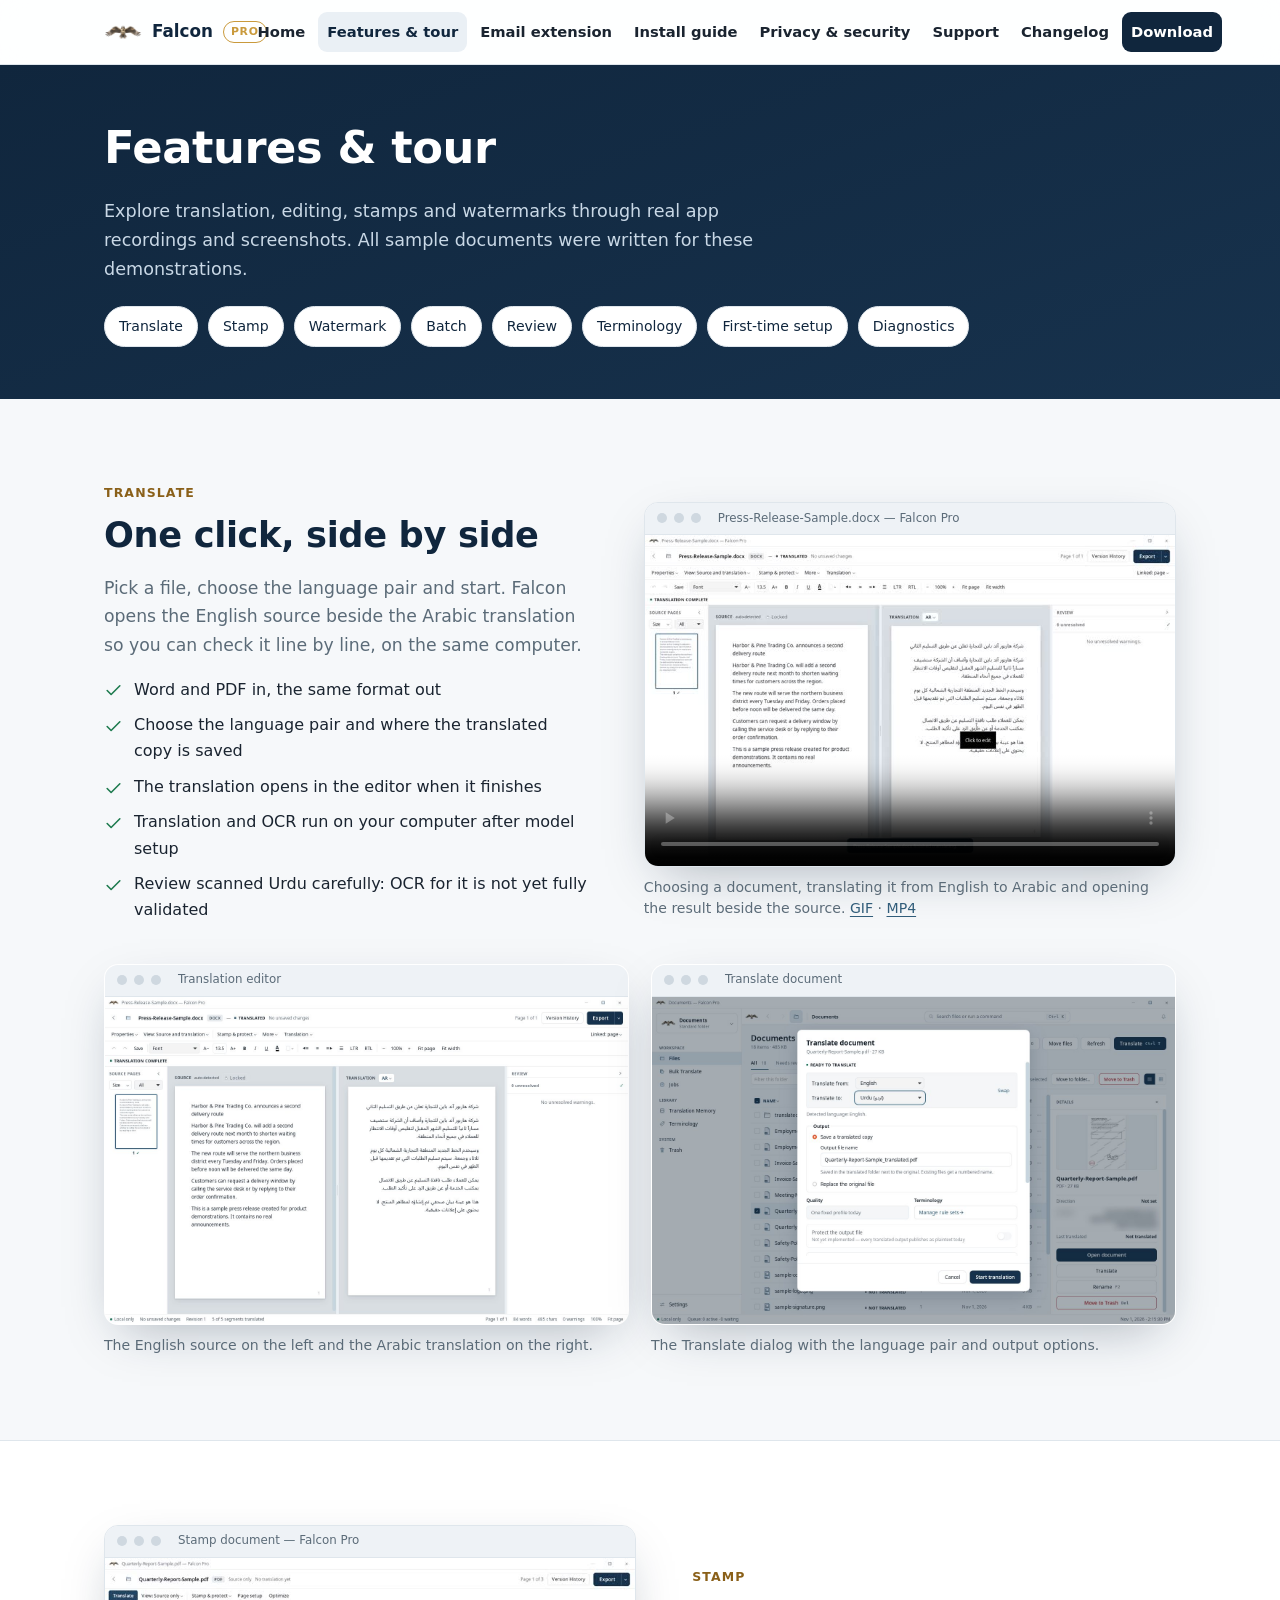
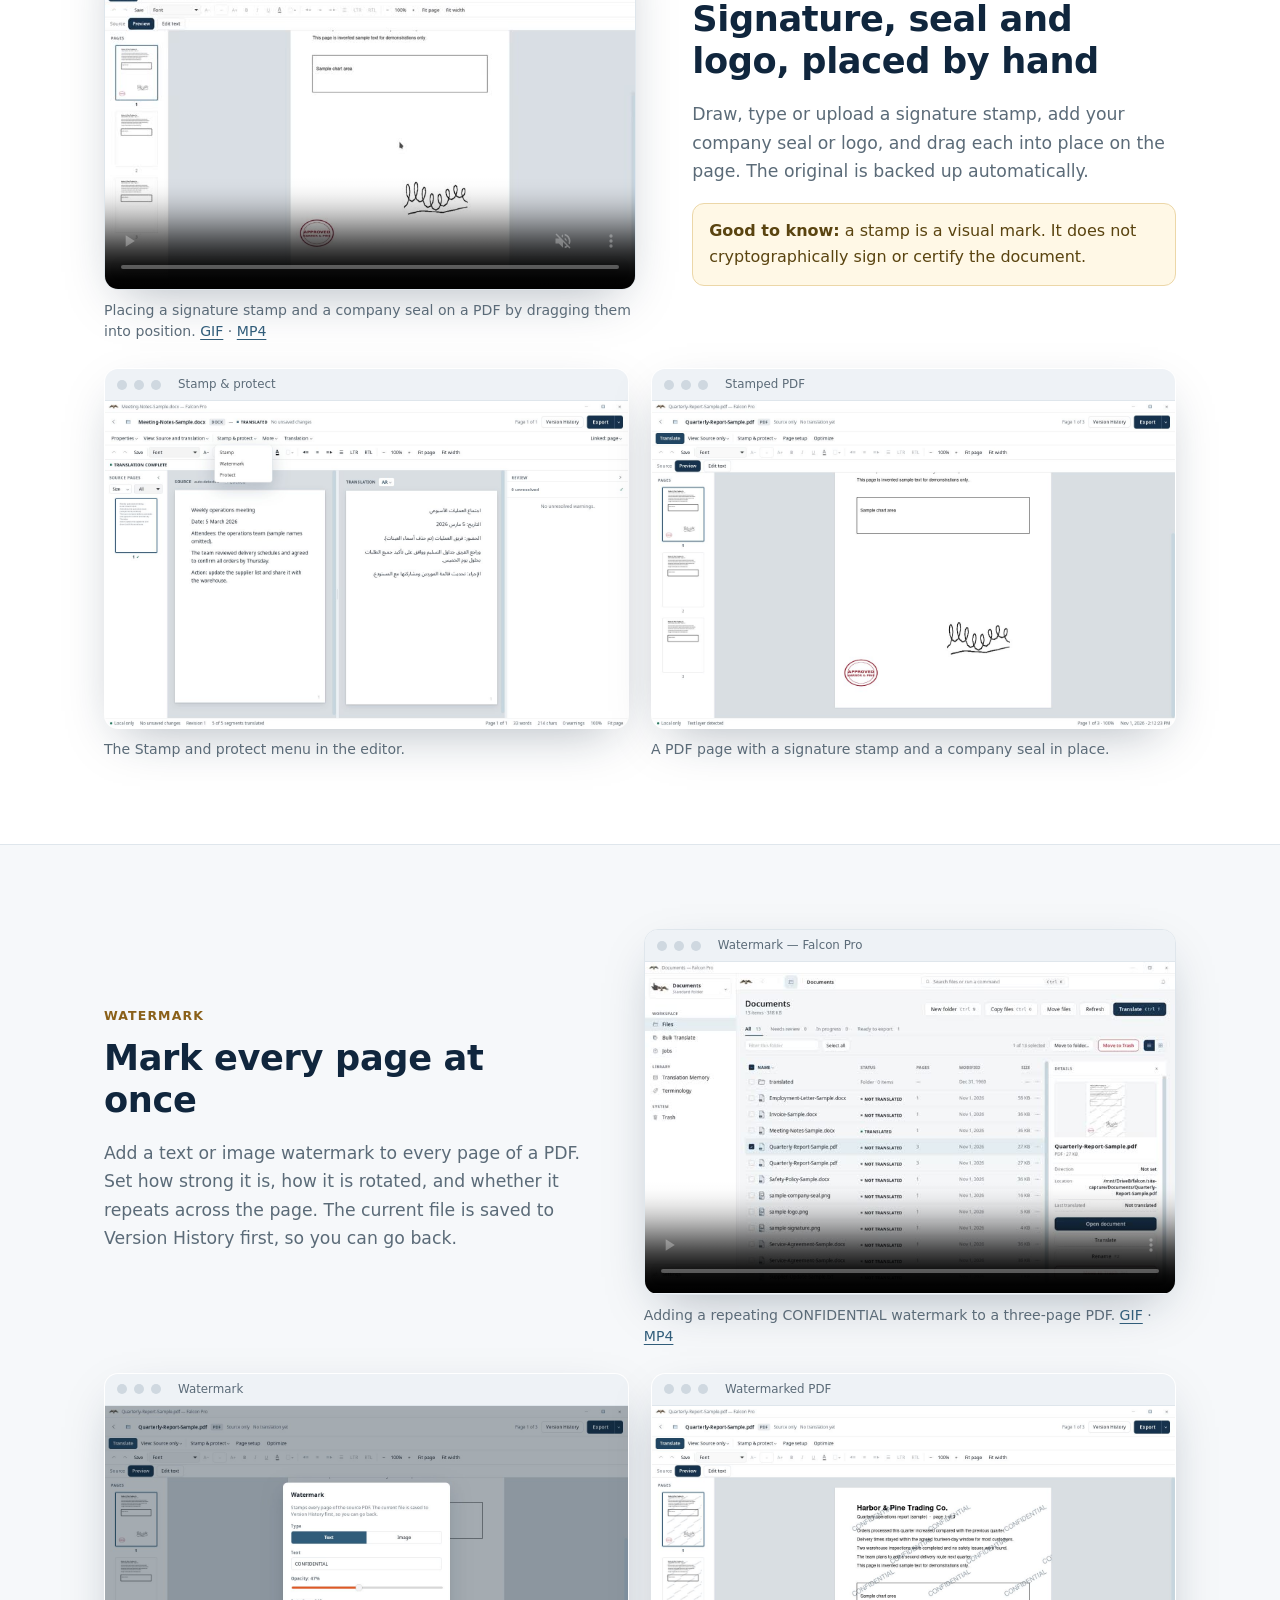
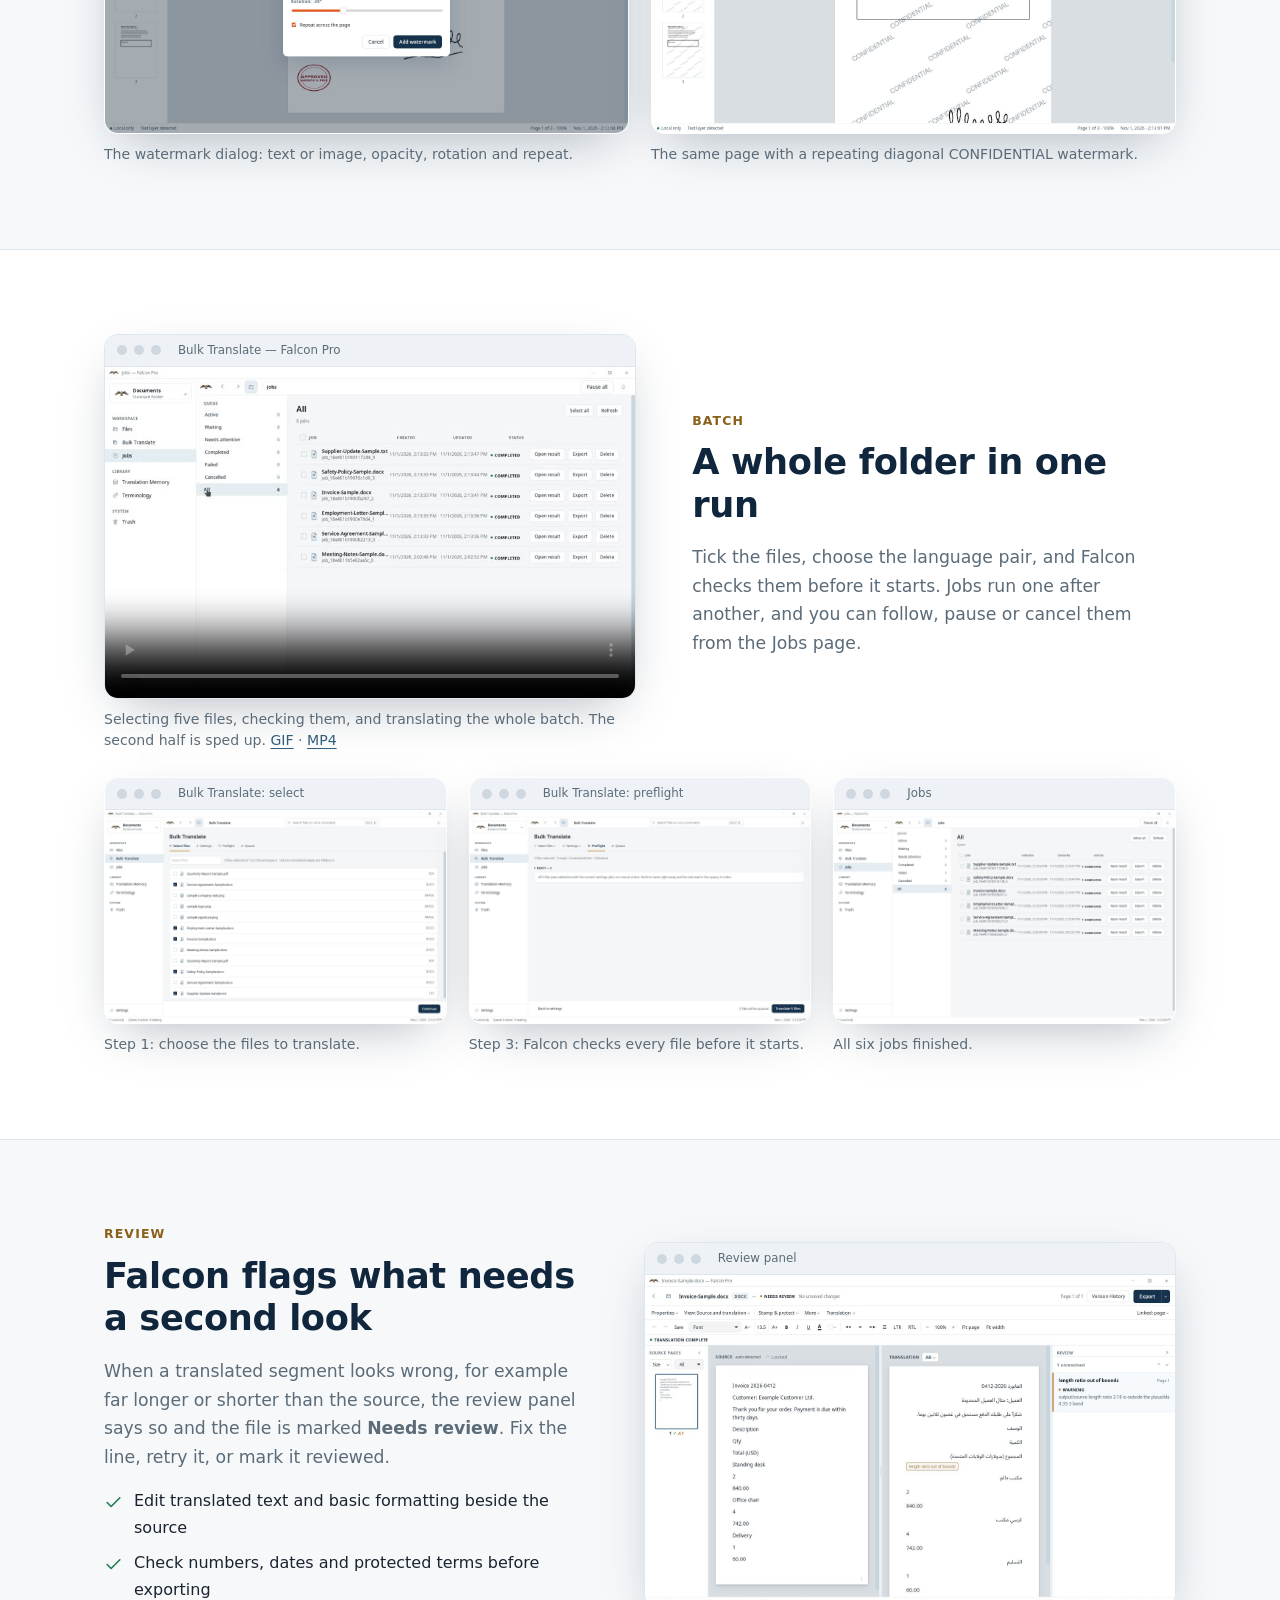
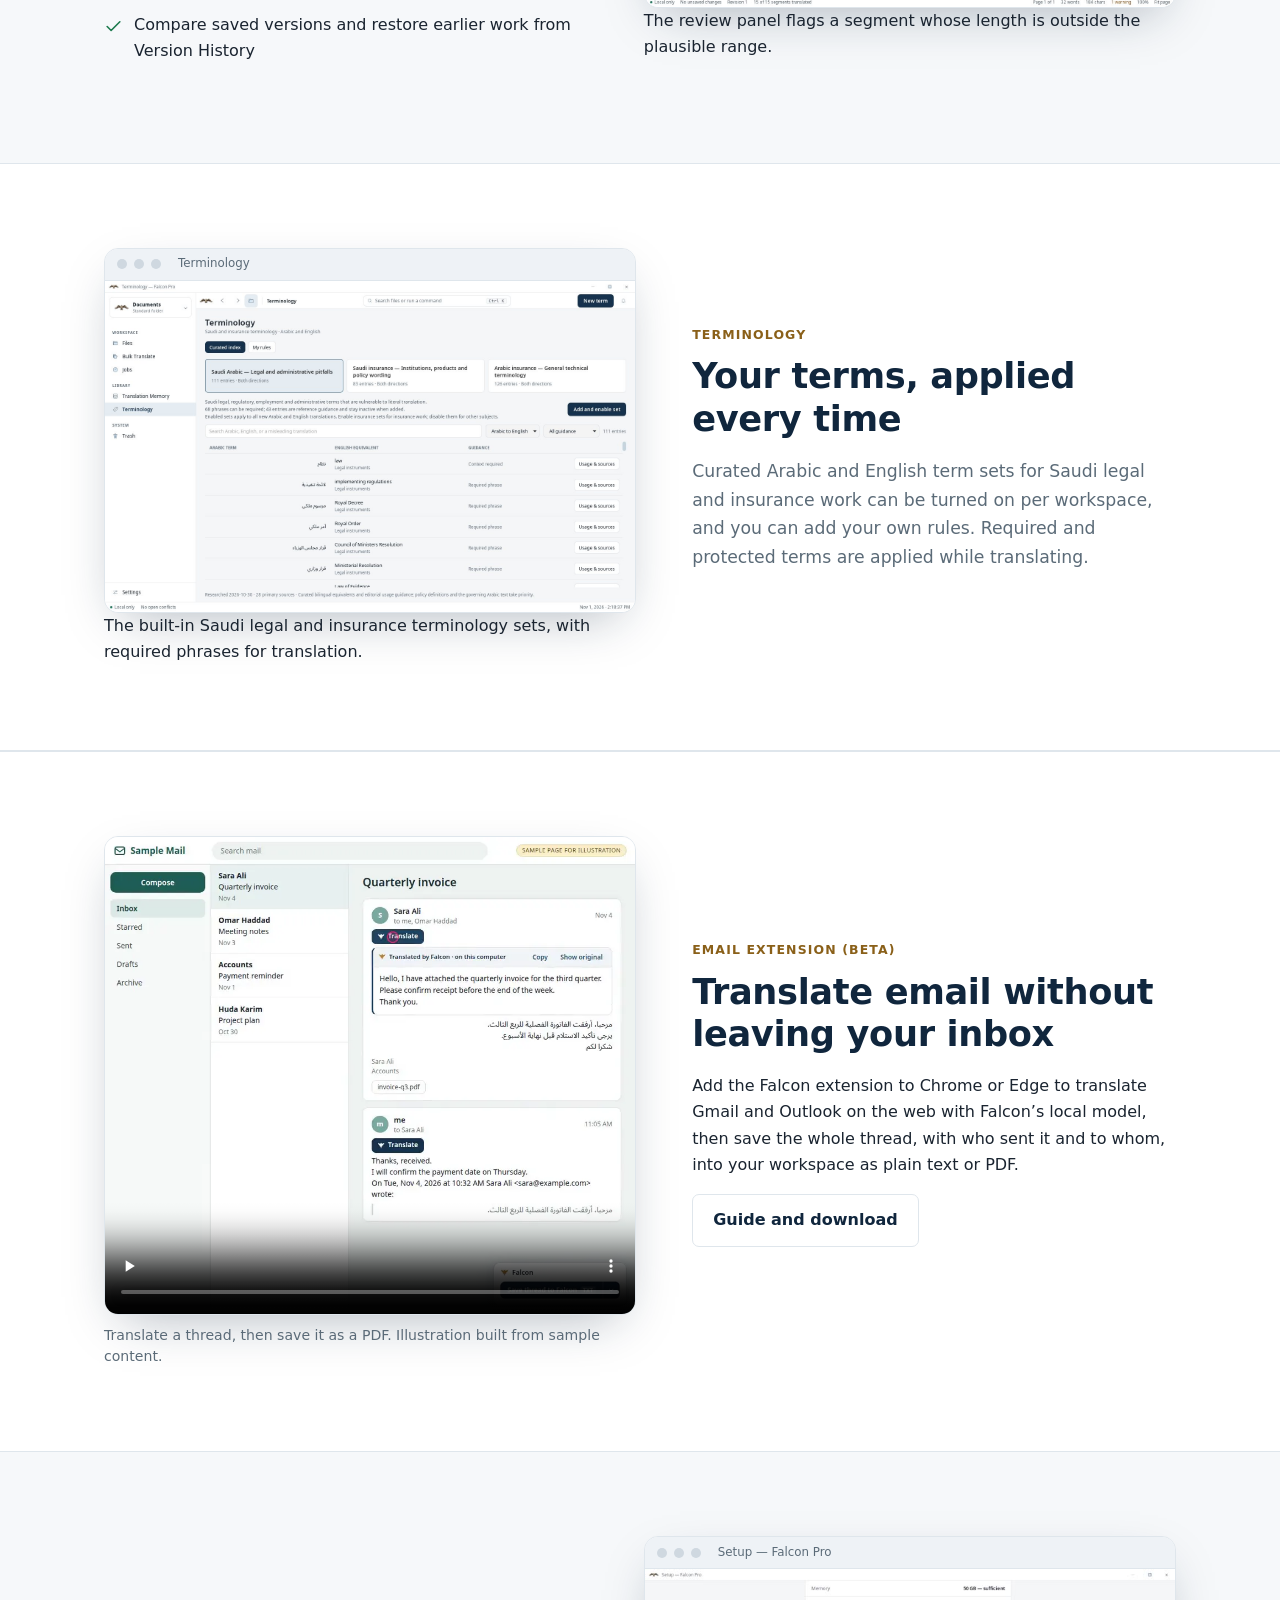
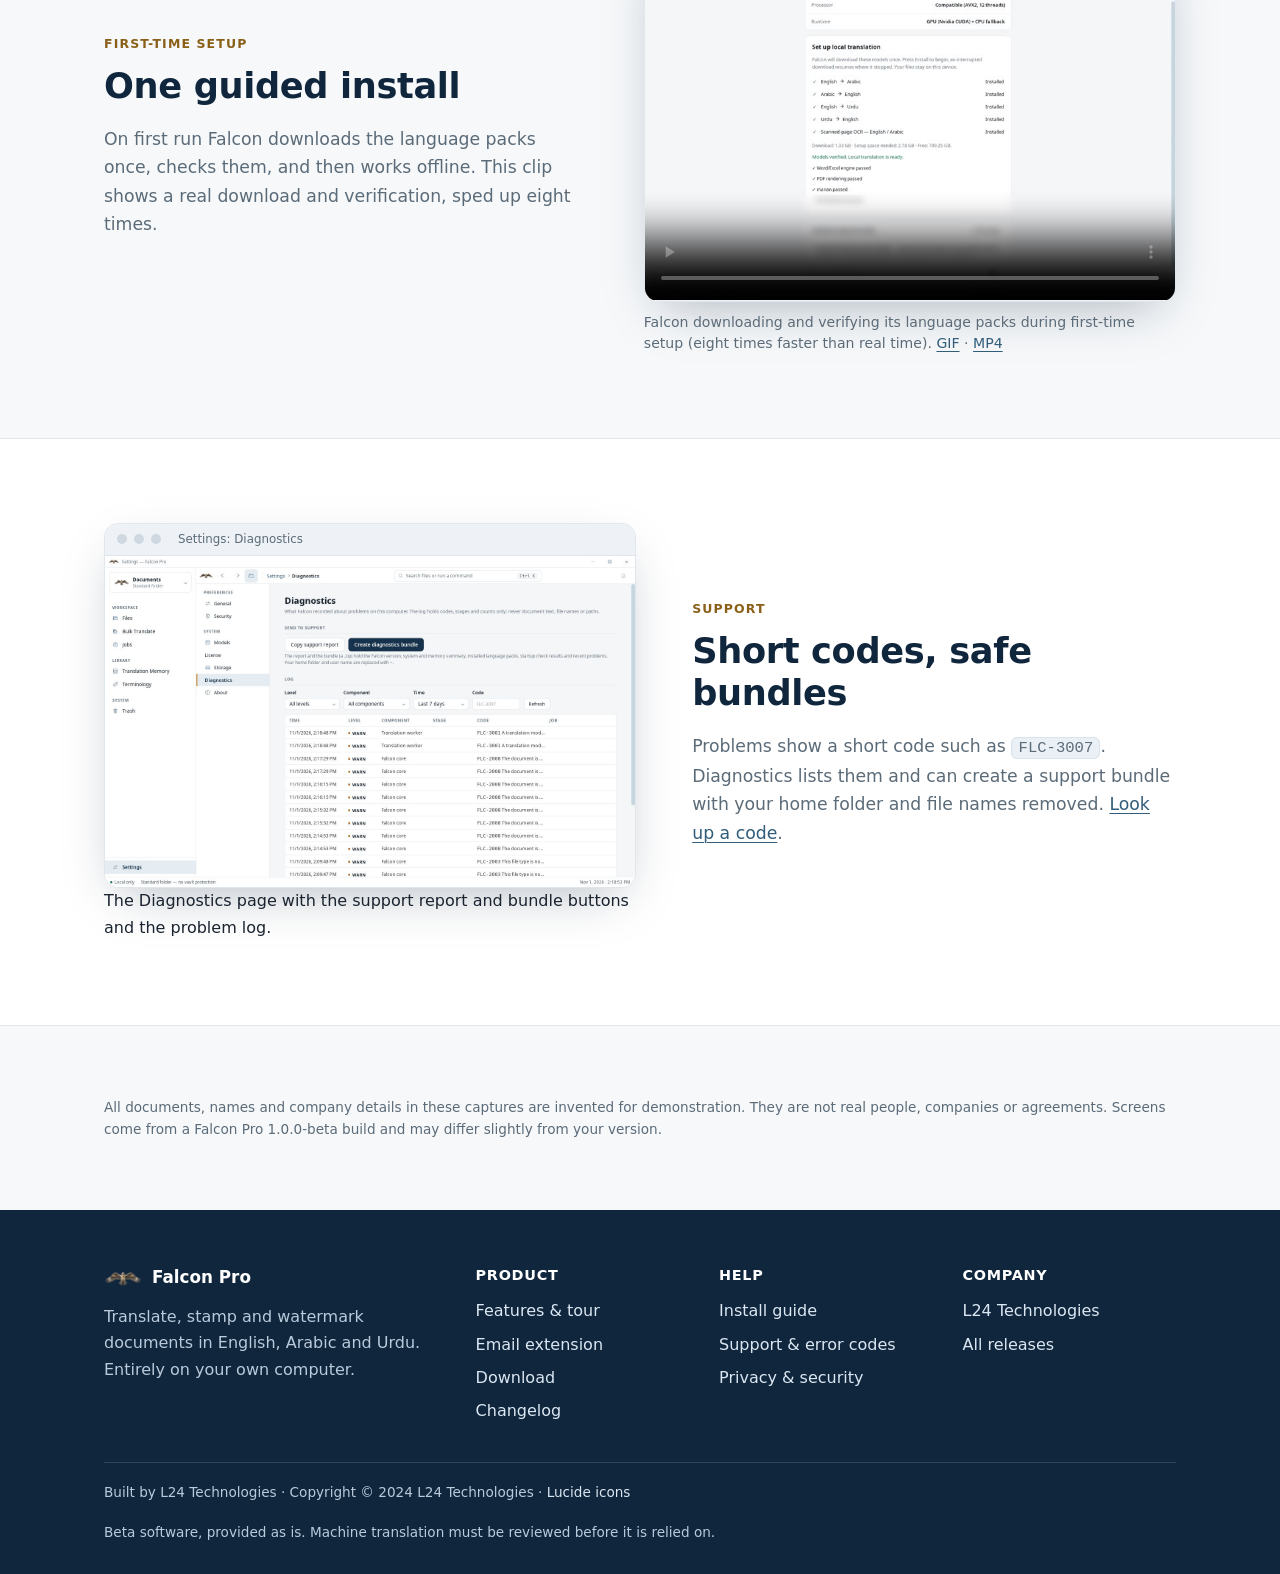
<file: features.html>
<!doctype html>
<html lang="en"><head><meta charset="utf-8"><meta name="viewport" content="width=device-width,initial-scale=1"><title>Features &amp; tour | Falcon Pro</title><meta http-equiv="refresh" content="0;url=tour.html"><link rel="canonical" href="tour.html"><link rel="stylesheet" href="assets/css/site.css"></head><body><main class="wrap"><h1>Features &amp; tour</h1><p>Features and demonstrations now live together. <a href="tour.html">Explore Falcon</a>.</p></main><script>location.replace("tour.html" + location.hash);</script></body></html>
</file>
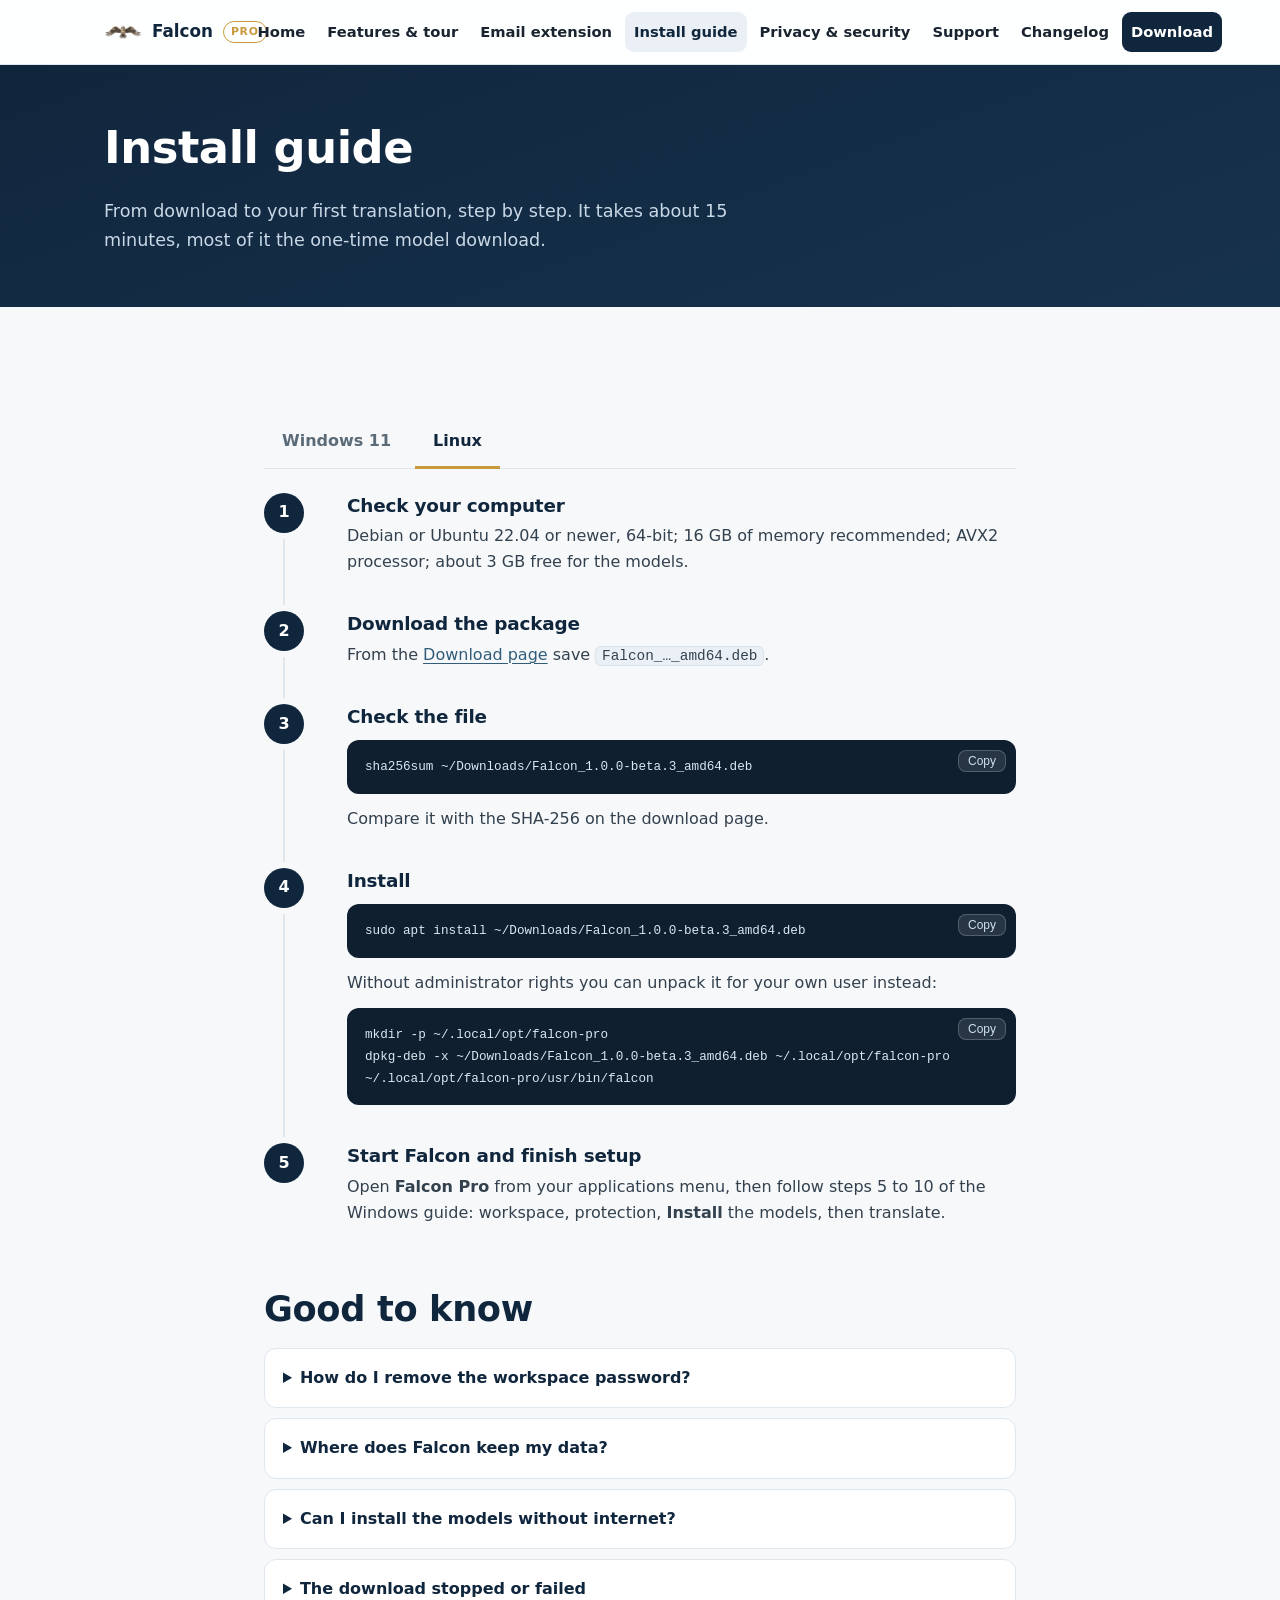
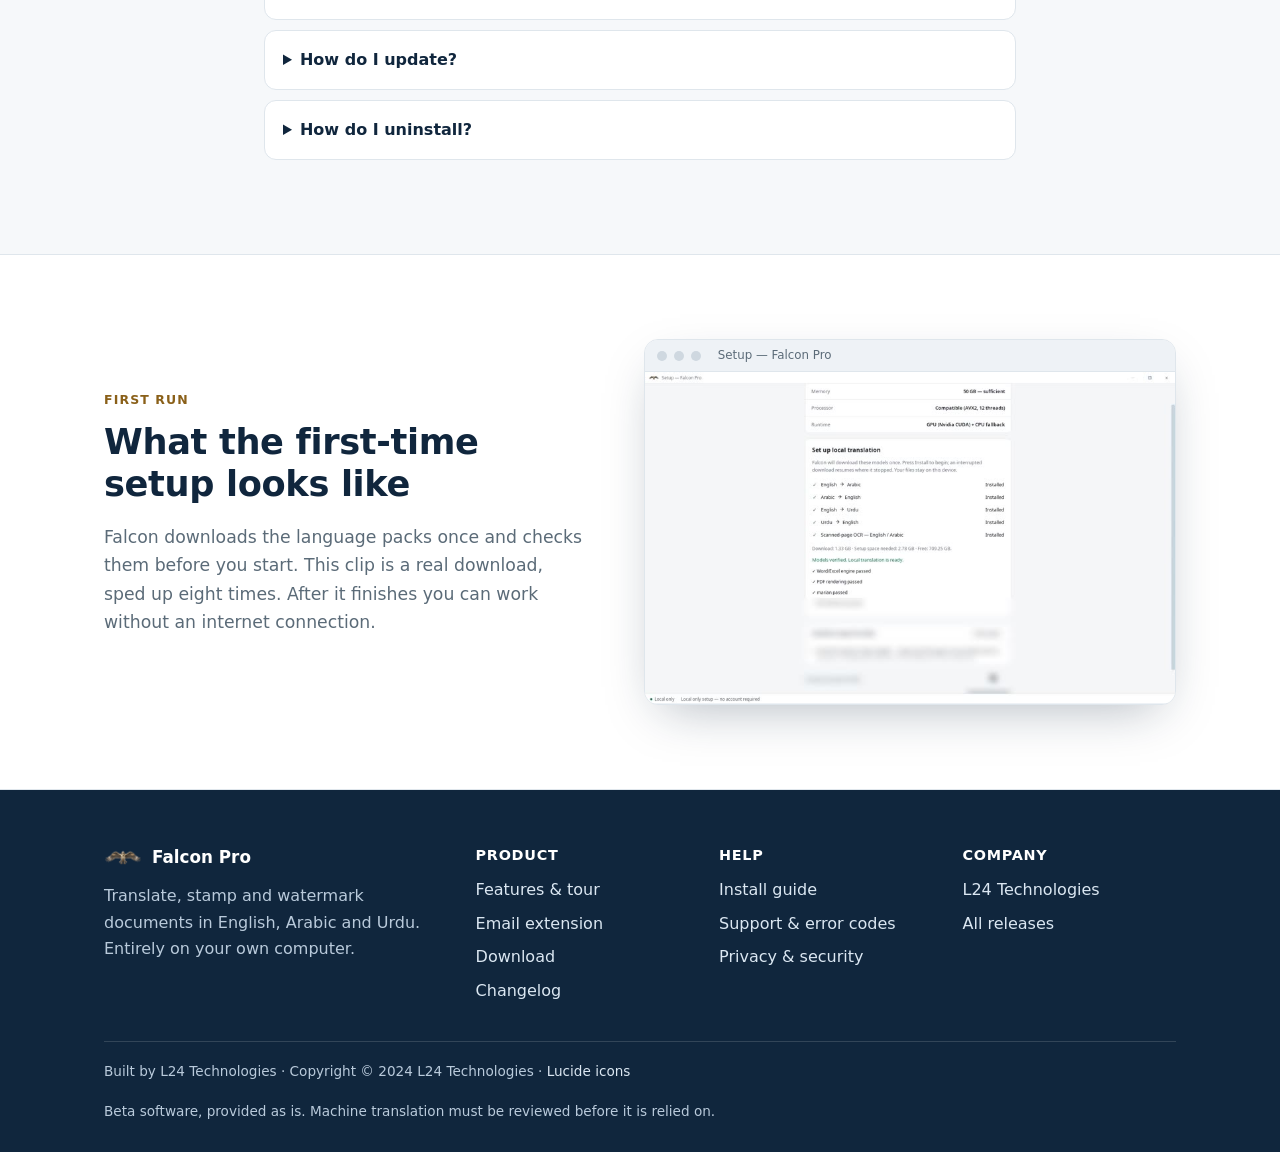
<file: install.html>
<!doctype html>
<html lang="en"><head><meta charset="utf-8"><meta name="viewport" content="width=device-width,initial-scale=1">
<title>Install guide | Falcon Pro</title><meta name="description" content="Step by step: download Falcon Pro, check it, install it, finish first-run setup and translate your first document."><meta name="theme-color" content="#10263d">
<link rel="icon" href="assets/img/favicon.png"><link rel="stylesheet" href="assets/css/site.css"></head>
<body><a class="skip" href="#main">Skip to content</a>
<header class="site-header"><div class="wrap"><a class="brand" href="index.html"><img src="assets/img/falcon-logo.png" alt="" width="38" height="25">Falcon <small>Pro</small></a>
<button class="menu-btn" type="button" aria-expanded="false" aria-label="Menu"><img class="icon" src="assets/icons/lucide/menu.svg" alt="" width="20" height="20" aria-hidden="true"><span>Menu</span></button>
<nav class="main" aria-label="Main"><a href="index.html">Home</a><a href="tour.html">Features &amp; tour</a><a href="extension.html">Email extension</a><a href="install.html" aria-current="page">Install guide</a><a href="privacy.html">Privacy & security</a><a href="support.html">Support</a><a href="changelog.html">Changelog</a><a class="cta" href="download.html">Download</a></nav></div></header><main id="main">
<div class="page-head"><div class="wrap"><h1>Install guide</h1><p>From download to your first translation, step by step. It takes about 15 minutes, most of it the one-time model download.</p></div></div>
<section><div class="wrap narrow">
<div class="tabs" role="tablist" aria-label="Operating system"><button class="tab" role="tab" data-os="windows" aria-controls="win" aria-selected="true">Windows 11</button><button class="tab" role="tab" data-os="linux" aria-controls="lin" aria-selected="false">Linux</button></div>

<div id="win" class="panel" role="tabpanel">
<ol class="steps">
<li><h3>Check your computer</h3><p>Windows 11, 64-bit; 16 GB of memory recommended (12 GB works but is slower); a processor with AVX2; about 3 GB free for the models. No Python, Office or developer tools are needed.</p></li>
<li><h3>Download the installer</h3><p>Open the <a href="download.html">Download page</a> and choose <b>Download</b> for Windows. Save <code>Falcon_&hellip;_x64-setup.exe</code> to your Downloads folder.</p></li>
<li id="verify"><h3>Check the file (recommended)</h3><p>This confirms the file is exactly the one that was published. Open <b>PowerShell</b>, run the command, and compare the result with the SHA-256 shown next to the download.</p><pre><code>Get-FileHash "$env:USERPROFILE\Downloads\Falcon_1.0.0-beta.3_x64-setup.exe" -Algorithm SHA256</code></pre><div class="callout info">If the two values differ, do not run the file. Download it again from this site.</div></li>
<li><h3>Run the installer</h3><p>Double-click the file. Because the beta is not signed yet, Windows SmartScreen may say <b>&ldquo;Windows protected your PC&rdquo;</b>. Click <b>More info</b>, then <b>Run anyway</b>. Approve the administrator prompt. Setup also installs the Visual C++ and WebView2 components Falcon needs.</p></li>
<li><h3>Start Falcon</h3><p>Open <b>Falcon Pro</b> from the Start menu. A short loading screen appears, then the welcome page. Click <b>Set up Falcon</b>.</p></li>
<li><h3>Choose a workspace folder</h3><p>Pick where Falcon keeps your documents, for example <code>Documents\Falcon</code>. Use a folder on a drive with free space; you can change it later.</p></li>
<li><h3>Choose protection</h3><p><b>Standard</b> needs no password. <b>Secure Vault</b> encrypts Falcon&rsquo;s database with a password you choose (at least 8 characters) and gives you a recovery key. <b>Write the recovery key down and keep it safe:</b> it is shown only once.</p></li>
<li><h3>Install the language models</h3><p>On <b>Checking this device</b>, Falcon lists the models: English<img class="icon inline-icon" src="assets/icons/lucide/arrow-left-right.svg" alt="to and from" width="20" height="20">Arabic, English<img class="icon inline-icon" src="assets/icons/lucide/arrow-left-right.svg" alt="to and from" width="20" height="20">Urdu and scanned-page OCR (about 1.3 GB together). Press <b>Install</b> and wait. Progress shows downloading, verifying and testing. If the connection drops, press <b>Install</b> again and it resumes. When everything is verified the button changes to <b>Continue</b>.</p><div class="callout">If a problem is found, Falcon shows a code such as <code>FLC-3003</code> and what to try. Look it up on the <a href="support.html">Support page</a>.</div></li>
<li><h3>Finish setup</h3><p>Pick your default direction and finish. Falcon opens your empty workspace.</p></li>
<li><h3>Translate your first document</h3><p>Click <b>Copy files</b> and choose a PDF or Word file. Select it, click <b>Translate</b>, choose the language and <b>Start translation</b>. When it finishes, open it to review. Fix anything highlighted, then <b>Export</b>.</p></li>
</ol></div>

<div id="lin" class="panel" role="tabpanel" hidden>
<ol class="steps">
<li><h3>Check your computer</h3><p>Debian or Ubuntu 22.04 or newer, 64-bit; 16 GB of memory recommended; AVX2 processor; about 3 GB free for the models.</p></li>
<li><h3>Download the package</h3><p>From the <a href="download.html">Download page</a> save <code>Falcon_&hellip;_amd64.deb</code>.</p></li>
<li><h3>Check the file</h3><pre><code>sha256sum ~/Downloads/Falcon_1.0.0-beta.3_amd64.deb</code></pre><p>Compare it with the SHA-256 on the download page.</p></li>
<li><h3>Install</h3><pre><code>sudo apt install ~/Downloads/Falcon_1.0.0-beta.3_amd64.deb</code></pre><p>Without administrator rights you can unpack it for your own user instead:</p><pre><code>mkdir -p ~/.local/opt/falcon-pro
dpkg-deb -x ~/Downloads/Falcon_1.0.0-beta.3_amd64.deb ~/.local/opt/falcon-pro
~/.local/opt/falcon-pro/usr/bin/falcon</code></pre></li>
<li><h3>Start Falcon and finish setup</h3><p>Open <b>Falcon Pro</b> from your applications menu, then follow steps 5 to 10 of the Windows guide: workspace, protection, <b>Install</b> the models, then translate.</p></li>
</ol></div>

<h2 style="margin-top:20px">Good to know</h2>
<details id="unsecure"><summary>How do I remove the workspace password?</summary><p>Open <b>Settings &rarr; Security &rarr; View all workspaces</b>. Select a secure workspace and choose <b>Unsecure&hellip;</b>. Enter your current password, then confirm <b>Unsecure workspace</b>. Falcon will no longer ask for a password on this device. Your documents and saved work are kept. Protection is shared across workspace folders, so this applies to all of them.</p></details>
<details><summary>Where does Falcon keep my data?</summary><p>Settings, the database and the downloaded models live in your user profile (<code>%LOCALAPPDATA%\Falcon</code> on Windows, <code>~/.local/share/Falcon</code> on Linux). Your documents live in the workspace folder you chose.</p></details>
<details><summary>Can I install the models without internet?</summary><p>Yes. On a connected machine download the model pack folder, copy it over, and in <b>Settings <img class="icon inline-icon" src="assets/icons/lucide/arrow-right.svg" alt="" width="20" height="20" aria-hidden="true"> Models</b> choose <b>Install from folder</b>.</p></details>
<details><summary>The download stopped or failed</summary><p>Press <b>Install</b> again; it resumes from where it stopped. If a file fails its check, Falcon says so and asks you to retry. A repeated failure shows a support code, see <a href="support.html">Support</a>.</p></details>
<details><summary>How do I update?</summary><p>Download the newer installer from the <a href="download.html">Download page</a> and run it over the old one. Your settings, workspace and models are kept.</p></details>
<details><summary>How do I uninstall?</summary><p>Windows: Settings <img class="icon inline-icon" src="assets/icons/lucide/arrow-right.svg" alt="" width="20" height="20" aria-hidden="true"> Apps <img class="icon inline-icon" src="assets/icons/lucide/arrow-right.svg" alt="" width="20" height="20" aria-hidden="true"> Falcon Pro <img class="icon inline-icon" src="assets/icons/lucide/arrow-right.svg" alt="" width="20" height="20" aria-hidden="true"> Uninstall. Linux: <code>sudo apt remove falcon</code>. Your documents are never deleted. To remove models and settings too, delete the Falcon data folder above.</p></details>
</div></section><section class="alt"><div class="wrap split"><div><div class="kicker">First run</div><h2>What the first-time setup looks like</h2><p class="sub">Falcon downloads the language packs once and checks them before you start. This clip is a real download, sped up eight times. After it finishes you can work without an internet connection.</p></div><figure class="clip" style="margin:0"><div class="frame"><div class="bar"><i></i><i></i><i></i><span>Setup &mdash; Falcon Pro</span></div><video autoplay loop muted playsinline preload="metadata" poster="assets/staticsite/samples/clips/setup-poster.jpg" aria-label="Falcon downloading and verifying its language packs during first-time setup."><source src="assets/staticsite/samples/clips/setup.mp4" type="video/mp4"><img src="assets/staticsite/samples/clips/setup.gif" alt="Falcon downloading and verifying its language packs during first-time setup."></video></div></figure></div></section>
</main><footer class="site-footer"><div class="wrap"><div class="foot-grid">
<div><a class="brand" href="index.html" style="color:#fff"><img src="assets/img/falcon-logo.png" alt="" width="38" height="25">Falcon Pro</a><p style="margin-top:12px;max-width:34ch">Translate, stamp and watermark documents in English, Arabic and Urdu. Entirely on your own computer.</p></div>
<div><h4>Product</h4><ul><li><a href="tour.html">Features &amp; tour</a></li><li><a href="extension.html">Email extension</a></li><li><a href="download.html">Download</a></li><li><a href="changelog.html">Changelog</a></li></ul></div>
<div><h4>Help</h4><ul><li><a href="install.html">Install guide</a></li><li><a href="support.html">Support &amp; error codes</a></li><li><a href="privacy.html">Privacy &amp; security</a></li></ul></div>
<div><h4>Company</h4><ul><li><a href="https://l24tech.in" rel="noopener">L24 Technologies</a></li><li><a data-releases-url href="https://github.com/anushkrishnav/falcon-downloads/releases" rel="noopener">All releases</a></li></ul></div></div>
<div class="legal"><span>Built by L24 Technologies &middot; Copyright &copy; 2024 L24 Technologies &middot; <a href="assets/icons/lucide/LICENSE">Lucide icons</a></span><span>Beta software, provided as is. Machine translation must be reviewed before it is relied on.</span></div></div></footer>
<script src="assets/js/site.js" defer></script></body></html>
</file>
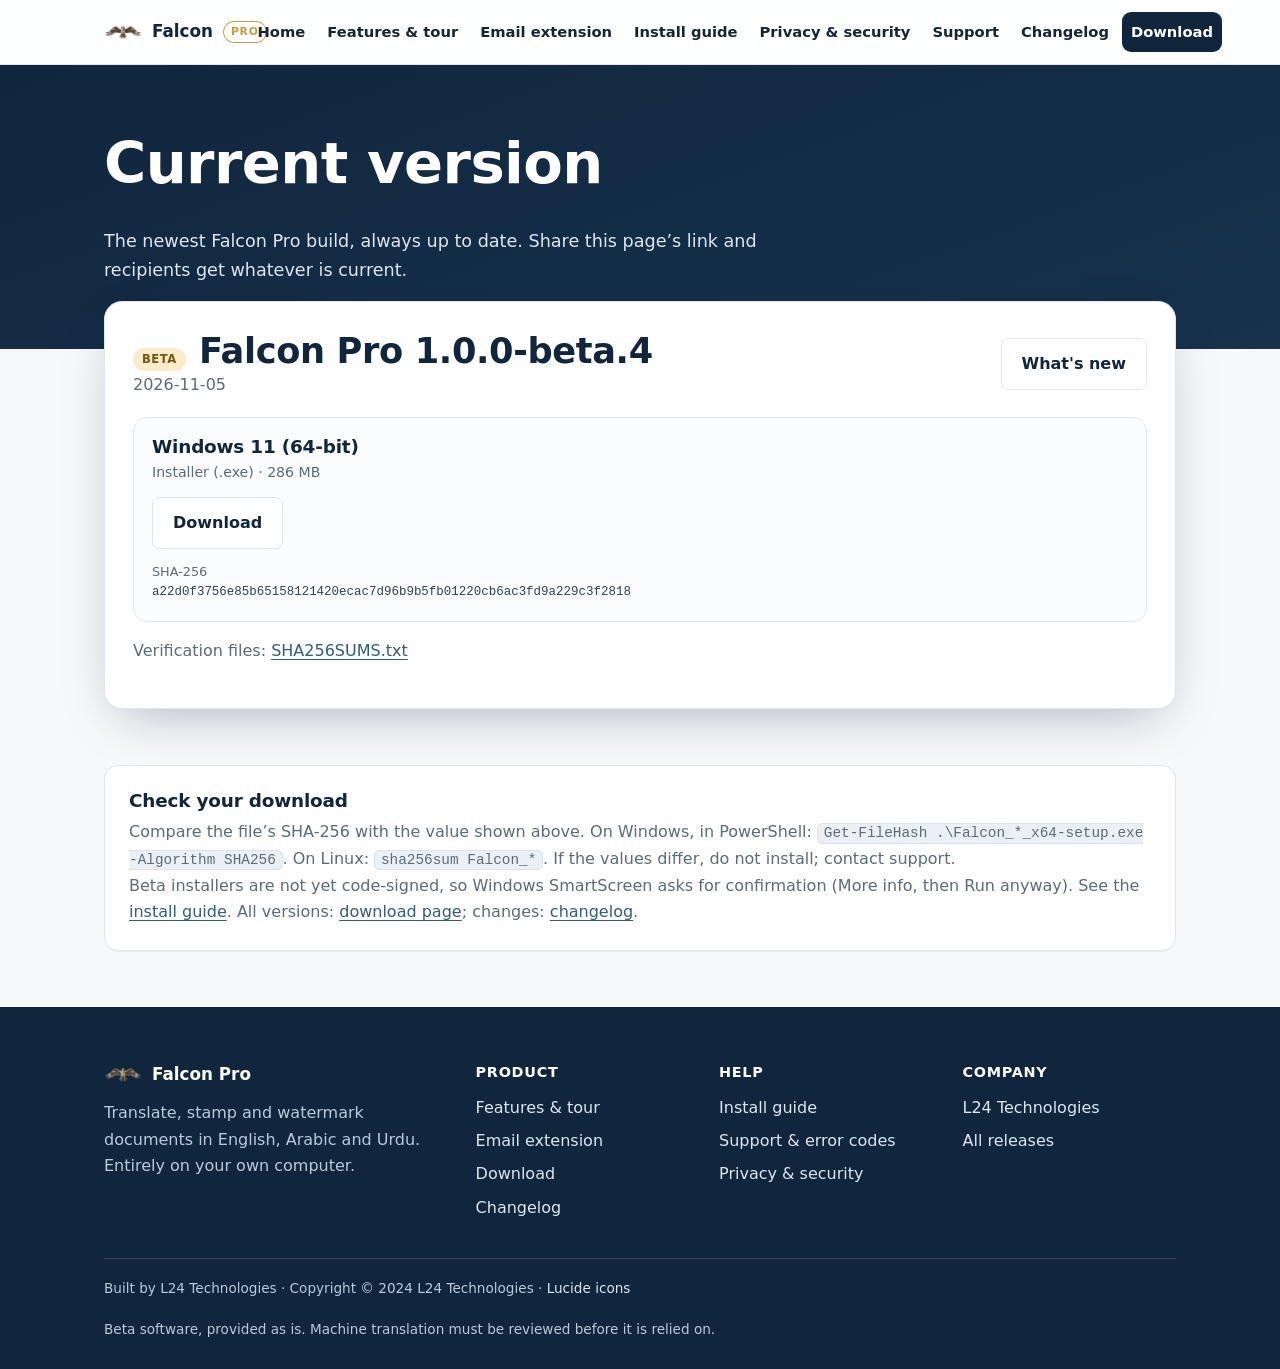
<file: latest.html>
<!doctype html>
<html lang="en"><head><meta charset="utf-8"><meta name="viewport" content="width=device-width,initial-scale=1">
<title>Falcon Pro: current version</title><meta name="description" content="Download the latest Falcon Pro installer for Windows or Linux and see every version."><meta name="theme-color" content="#10263d">
<link rel="icon" href="assets/img/favicon.png"><link rel="stylesheet" href="assets/css/site.css"></head>
<body><a class="skip" href="#main">Skip to content</a>
<header class="site-header"><div class="wrap"><a class="brand" href="index.html"><img src="assets/img/falcon-logo.png" alt="" width="38" height="25">Falcon <small>Pro</small></a>
<button class="menu-btn" type="button" aria-expanded="false" aria-label="Menu"><img class="icon" src="assets/icons/lucide/menu.svg" alt="" width="20" height="20" aria-hidden="true"><span>Menu</span></button>
<nav class="main" aria-label="Main"><a href="index.html">Home</a><a href="tour.html">Features &amp; tour</a><a href="extension.html">Email extension</a><a href="install.html">Install guide</a><a href="privacy.html">Privacy & security</a><a href="support.html">Support</a><a href="changelog.html">Changelog</a><a class="cta" href="download.html">Download</a></nav></div></header><main id="main">
<div class="dl-hero"><div class="wrap"><h1>Current version</h1><p style="max-width:60ch;font-size:1.1rem;margin:0">The newest Falcon Pro build, always up to date. Share this page&rsquo;s link and recipients get whatever is current.</p></div></div>
<div class="wrap"><div class="dl-card" id="latest"><p>Loading the latest version&hellip;</p></div></div>
<section class="tight"><div class="wrap"><div class="card"><h3>Check your download</h3><p>Compare the file&rsquo;s SHA-256 with the value shown above. On Windows, in PowerShell: <code>Get-FileHash .\Falcon_*_x64-setup.exe -Algorithm SHA256</code>. On Linux: <code>sha256sum Falcon_*</code>. If the values differ, do not install; contact support.</p><p>Beta installers are not yet code-signed, so Windows SmartScreen asks for confirmation (More info, then Run anyway). See the <a href="install.html">install guide</a>. All versions: <a href="download.html">download page</a>; changes: <a href="changelog.html">changelog</a>.</p></div></div></section>
</main><footer class="site-footer"><div class="wrap"><div class="foot-grid">
<div><a class="brand" href="index.html" style="color:#fff"><img src="assets/img/falcon-logo.png" alt="" width="38" height="25">Falcon Pro</a><p style="margin-top:12px;max-width:34ch">Translate, stamp and watermark documents in English, Arabic and Urdu. Entirely on your own computer.</p></div>
<div><h4>Product</h4><ul><li><a href="tour.html">Features &amp; tour</a></li><li><a href="extension.html">Email extension</a></li><li><a href="download.html">Download</a></li><li><a href="changelog.html">Changelog</a></li></ul></div>
<div><h4>Help</h4><ul><li><a href="install.html">Install guide</a></li><li><a href="support.html">Support &amp; error codes</a></li><li><a href="privacy.html">Privacy &amp; security</a></li></ul></div>
<div><h4>Company</h4><ul><li><a href="https://l24tech.in" rel="noopener">L24 Technologies</a></li><li><a data-releases-url href="https://github.com/anushkrishnav/falcon-downloads/releases" rel="noopener">All releases</a></li></ul></div></div>
<div class="legal"><span>Built by L24 Technologies &middot; Copyright &copy; 2024 L24 Technologies &middot; <a href="assets/icons/lucide/LICENSE">Lucide icons</a></span><span>Beta software, provided as is. Machine translation must be reviewed before it is relied on.</span></div></div></footer>
<script src="assets/js/site.js" defer></script></body></html>
</file>
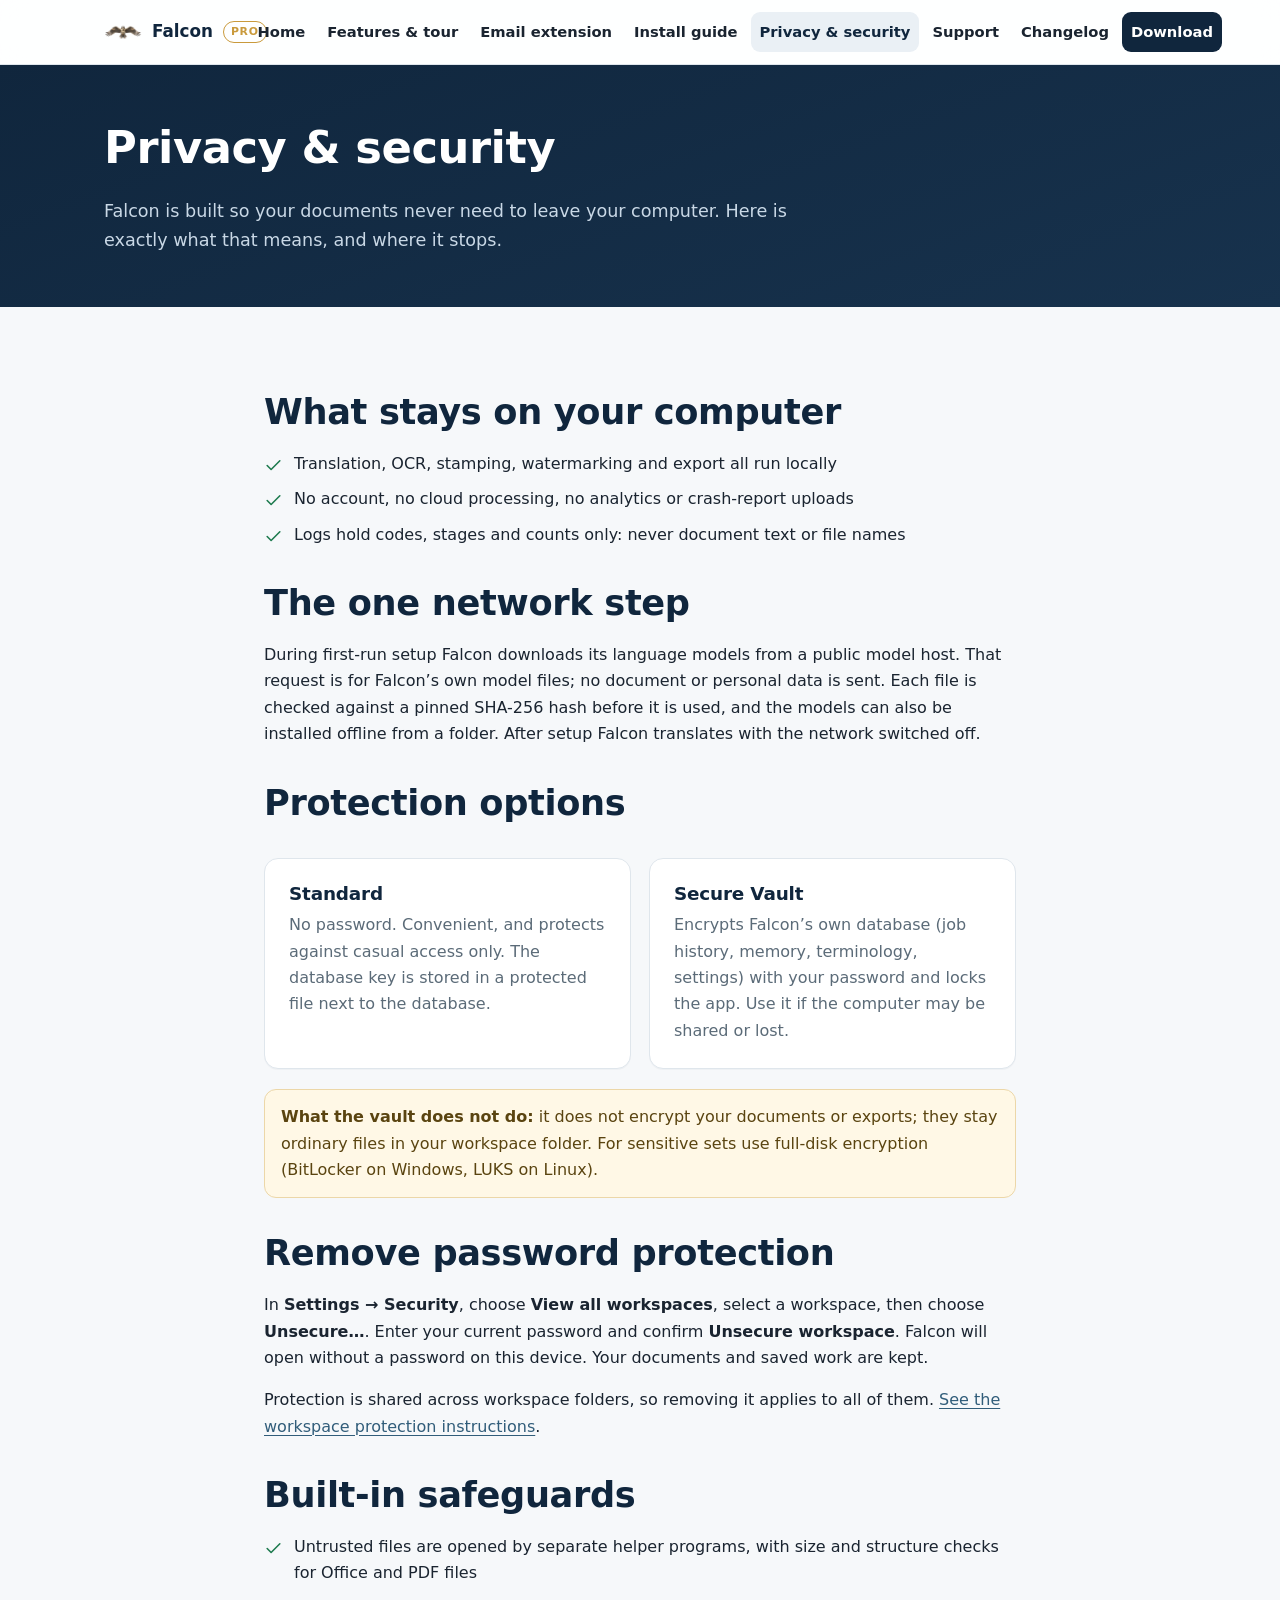
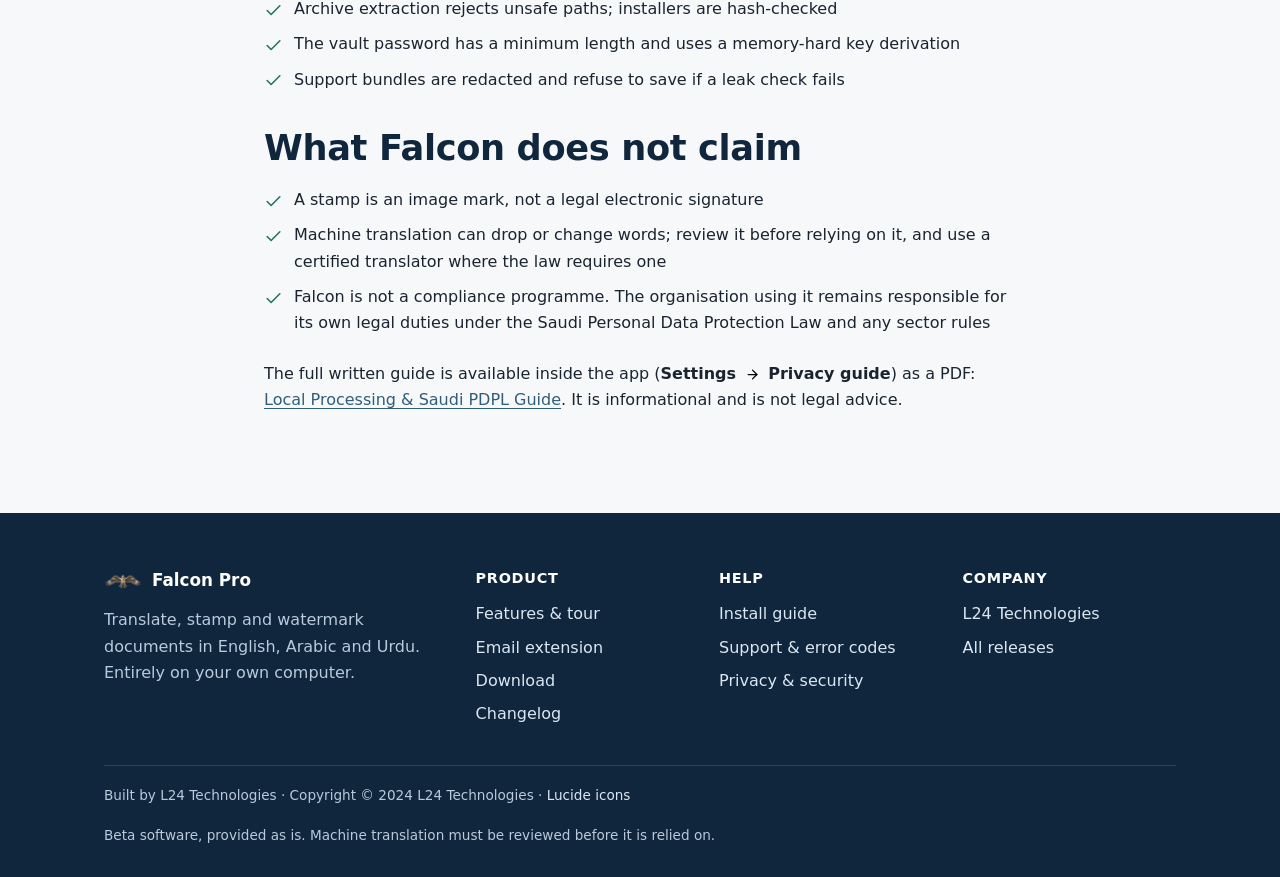
<file: privacy.html>
<!doctype html>
<html lang="en"><head><meta charset="utf-8"><meta name="viewport" content="width=device-width,initial-scale=1">
<title>Privacy & security | Falcon Pro</title><meta name="description" content="How Falcon Pro keeps documents on your computer, what it protects, and what it does not."><meta name="theme-color" content="#10263d">
<link rel="icon" href="assets/img/favicon.png"><link rel="stylesheet" href="assets/css/site.css"></head>
<body><a class="skip" href="#main">Skip to content</a>
<header class="site-header"><div class="wrap"><a class="brand" href="index.html"><img src="assets/img/falcon-logo.png" alt="" width="38" height="25">Falcon <small>Pro</small></a>
<button class="menu-btn" type="button" aria-expanded="false" aria-label="Menu"><img class="icon" src="assets/icons/lucide/menu.svg" alt="" width="20" height="20" aria-hidden="true"><span>Menu</span></button>
<nav class="main" aria-label="Main"><a href="index.html">Home</a><a href="tour.html">Features &amp; tour</a><a href="extension.html">Email extension</a><a href="install.html">Install guide</a><a href="privacy.html" aria-current="page">Privacy & security</a><a href="support.html">Support</a><a href="changelog.html">Changelog</a><a class="cta" href="download.html">Download</a></nav></div></header><main id="main">
<div class="page-head"><div class="wrap"><h1>Privacy &amp; security</h1><p>Falcon is built so your documents never need to leave your computer. Here is exactly what that means, and where it stops.</p></div></div>
<section><div class="wrap narrow">
<h2>What stays on your computer</h2><ul class="tick"><li>Translation, OCR, stamping, watermarking and export all run locally</li><li>No account, no cloud processing, no analytics or crash-report uploads</li><li>Logs hold codes, stages and counts only: never document text or file names</li></ul>
<h2 style="margin-top:34px">The one network step</h2><p>During first-run setup Falcon downloads its language models from a public model host. That request is for Falcon&rsquo;s own model files; no document or personal data is sent. Each file is checked against a pinned SHA-256 hash before it is used, and the models can also be installed offline from a folder. After setup Falcon translates with the network switched off.</p>
<h2 style="margin-top:34px">Protection options</h2><div class="cards"><div class="card"><h3>Standard</h3><p>No password. Convenient, and protects against casual access only. The database key is stored in a protected file next to the database.</p></div><div class="card"><h3>Secure Vault</h3><p>Encrypts Falcon&rsquo;s own database (job history, memory, terminology, settings) with your password and locks the app. Use it if the computer may be shared or lost.</p></div></div>
<div class="callout" style="margin-top:20px"><b>What the vault does not do:</b> it does not encrypt your documents or exports; they stay ordinary files in your workspace folder. For sensitive sets use full-disk encryption (BitLocker on Windows, LUKS on Linux).</div>
<h2 style="margin-top:34px">Remove password protection</h2><p>In <b>Settings &rarr; Security</b>, choose <b>View all workspaces</b>, select a workspace, then choose <b>Unsecure&hellip;</b>. Enter your current password and confirm <b>Unsecure workspace</b>. Falcon will open without a password on this device. Your documents and saved work are kept.</p><p>Protection is shared across workspace folders, so removing it applies to all of them. <a href="install.html#unsecure">See the workspace protection instructions</a>.</p>
<h2 style="margin-top:34px">Built-in safeguards</h2><ul class="tick"><li>Untrusted files are opened by separate helper programs, with size and structure checks for Office and PDF files</li><li>Archive extraction rejects unsafe paths; installers are hash-checked</li><li>The vault password has a minimum length and uses a memory-hard key derivation</li><li>Support bundles are redacted and refuse to save if a leak check fails</li></ul>
<h2 style="margin-top:34px">What Falcon does not claim</h2><ul class="tick"><li>A stamp is an image mark, not a legal electronic signature</li><li>Machine translation can drop or change words; review it before relying on it, and use a certified translator where the law requires one</li><li>Falcon is not a compliance programme. The organisation using it remains responsible for its own legal duties under the Saudi Personal Data Protection Law and any sector rules</li></ul>
<p style="margin-top:24px">The full written guide is available inside the app (<b>Settings <img class="icon inline-icon" src="assets/icons/lucide/arrow-right.svg" alt="" width="20" height="20" aria-hidden="true"> Privacy guide</b>) as a PDF: <a href="https://github.com/anushkrishnav/falcon/blob/main/public/docs/falcon-local-processing-and-saudi-pdpl-guide.pdf" rel="noopener">Local Processing &amp; Saudi PDPL Guide</a>. It is informational and is not legal advice.</p>
</div></section></main><footer class="site-footer"><div class="wrap"><div class="foot-grid">
<div><a class="brand" href="index.html" style="color:#fff"><img src="assets/img/falcon-logo.png" alt="" width="38" height="25">Falcon Pro</a><p style="margin-top:12px;max-width:34ch">Translate, stamp and watermark documents in English, Arabic and Urdu. Entirely on your own computer.</p></div>
<div><h4>Product</h4><ul><li><a href="tour.html">Features &amp; tour</a></li><li><a href="extension.html">Email extension</a></li><li><a href="download.html">Download</a></li><li><a href="changelog.html">Changelog</a></li></ul></div>
<div><h4>Help</h4><ul><li><a href="install.html">Install guide</a></li><li><a href="support.html">Support &amp; error codes</a></li><li><a href="privacy.html">Privacy &amp; security</a></li></ul></div>
<div><h4>Company</h4><ul><li><a href="https://l24tech.in" rel="noopener">L24 Technologies</a></li><li><a data-releases-url href="https://github.com/anushkrishnav/falcon-downloads/releases" rel="noopener">All releases</a></li></ul></div></div>
<div class="legal"><span>Built by L24 Technologies &middot; Copyright &copy; 2024 L24 Technologies &middot; <a href="assets/icons/lucide/LICENSE">Lucide icons</a></span><span>Beta software, provided as is. Machine translation must be reviewed before it is relied on.</span></div></div></footer>
<script src="assets/js/site.js" defer></script></body></html>
</file>
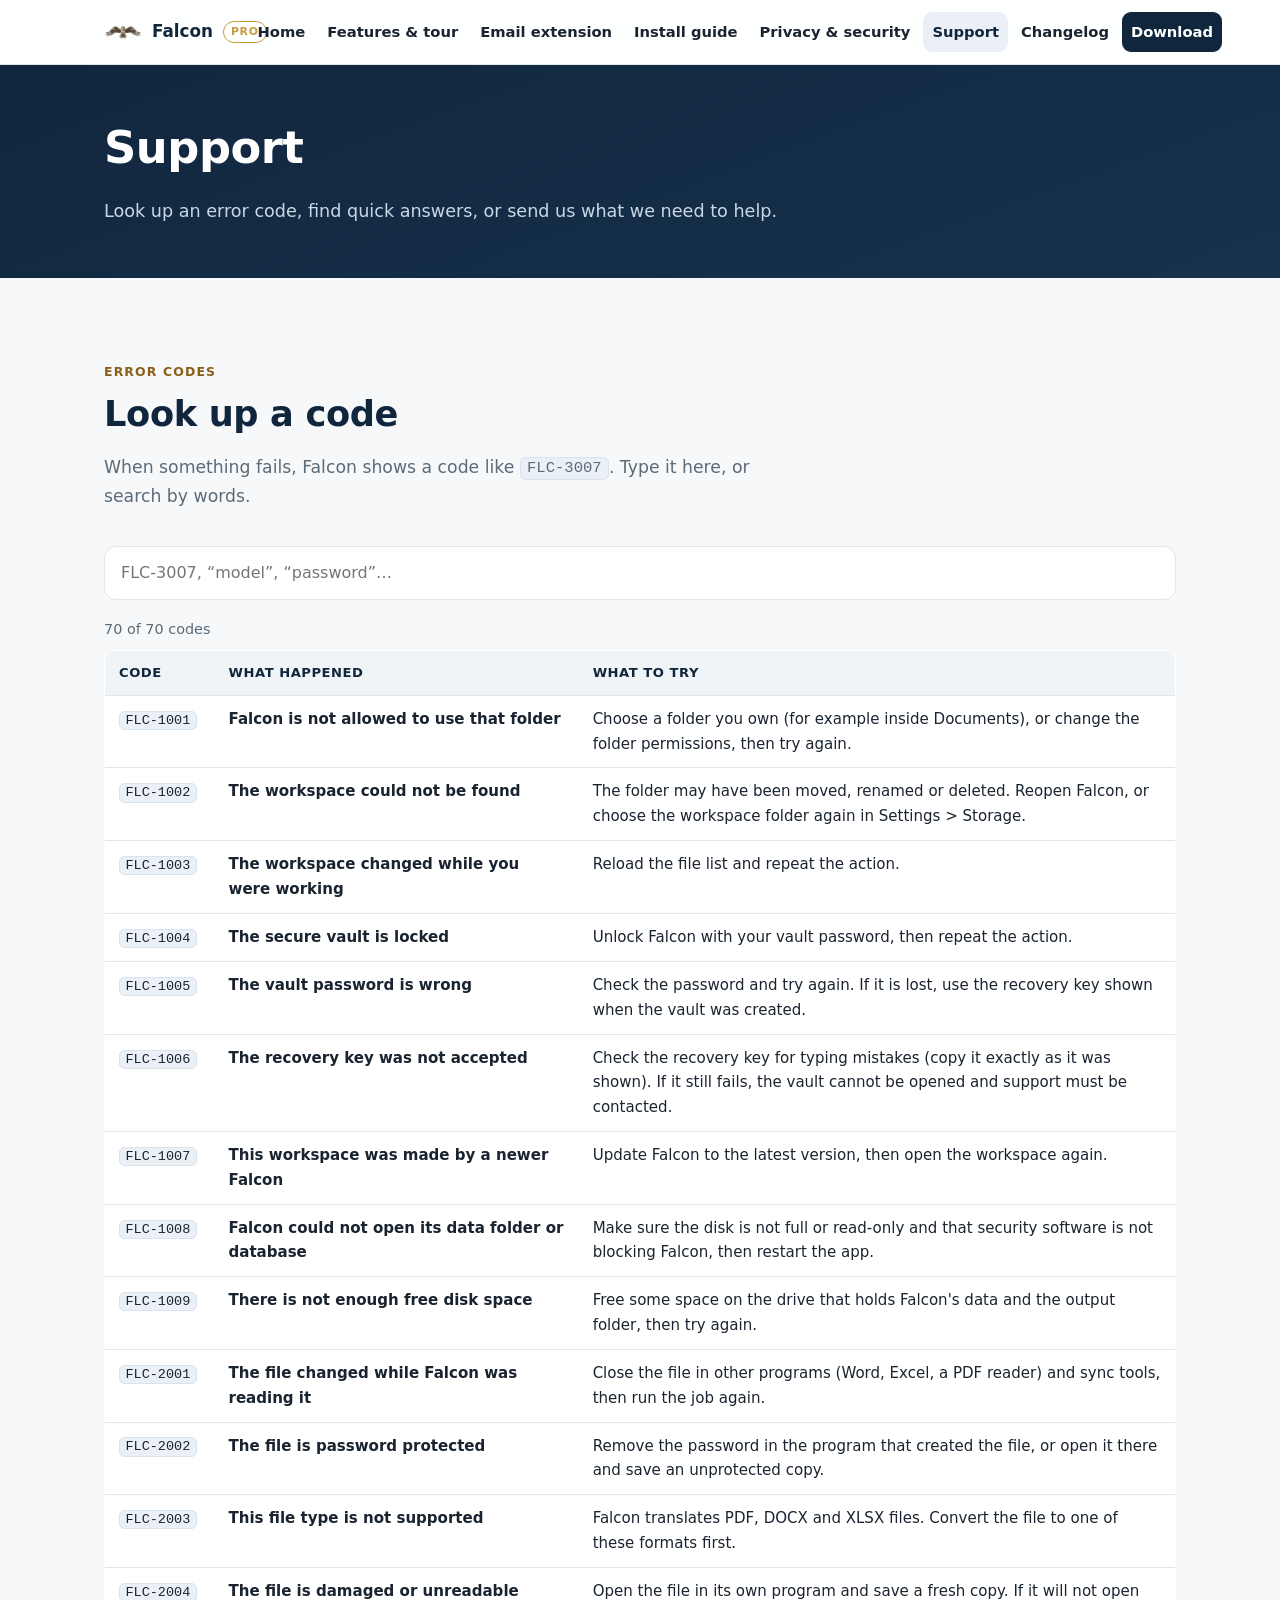
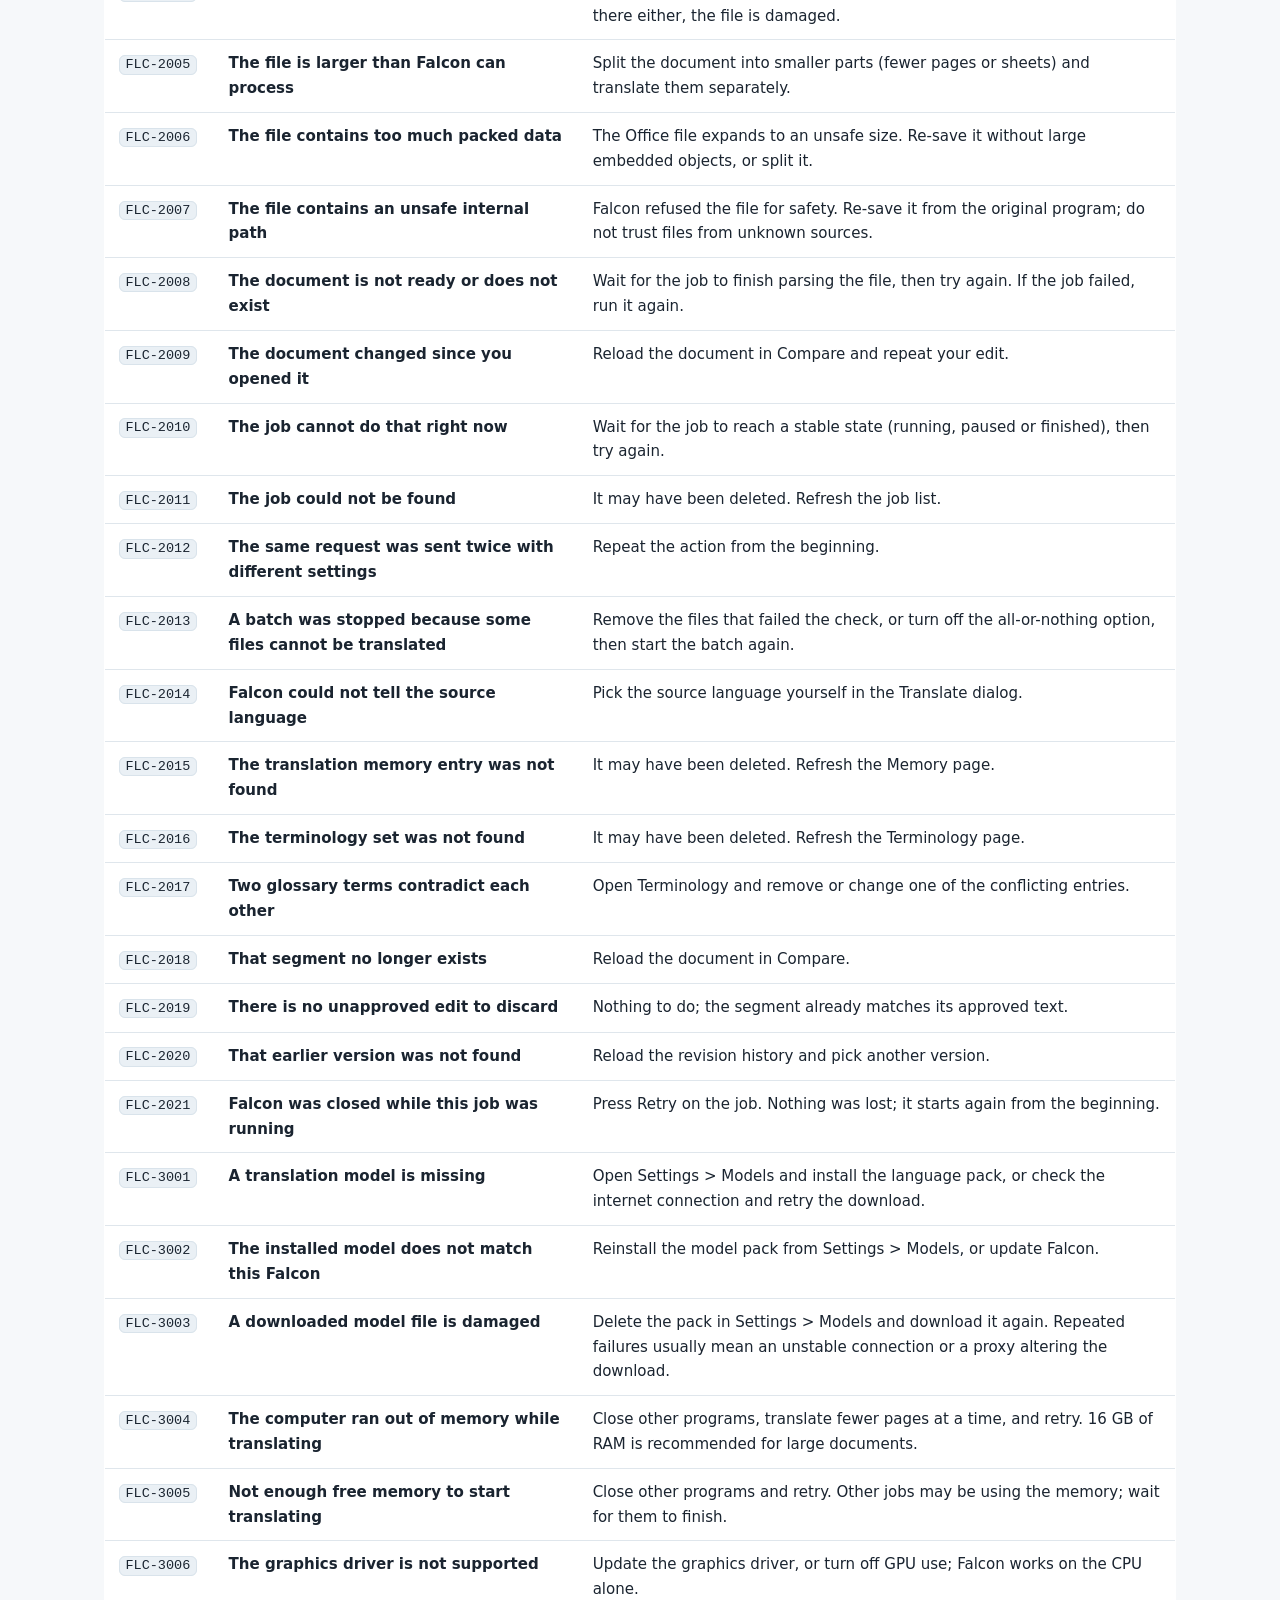
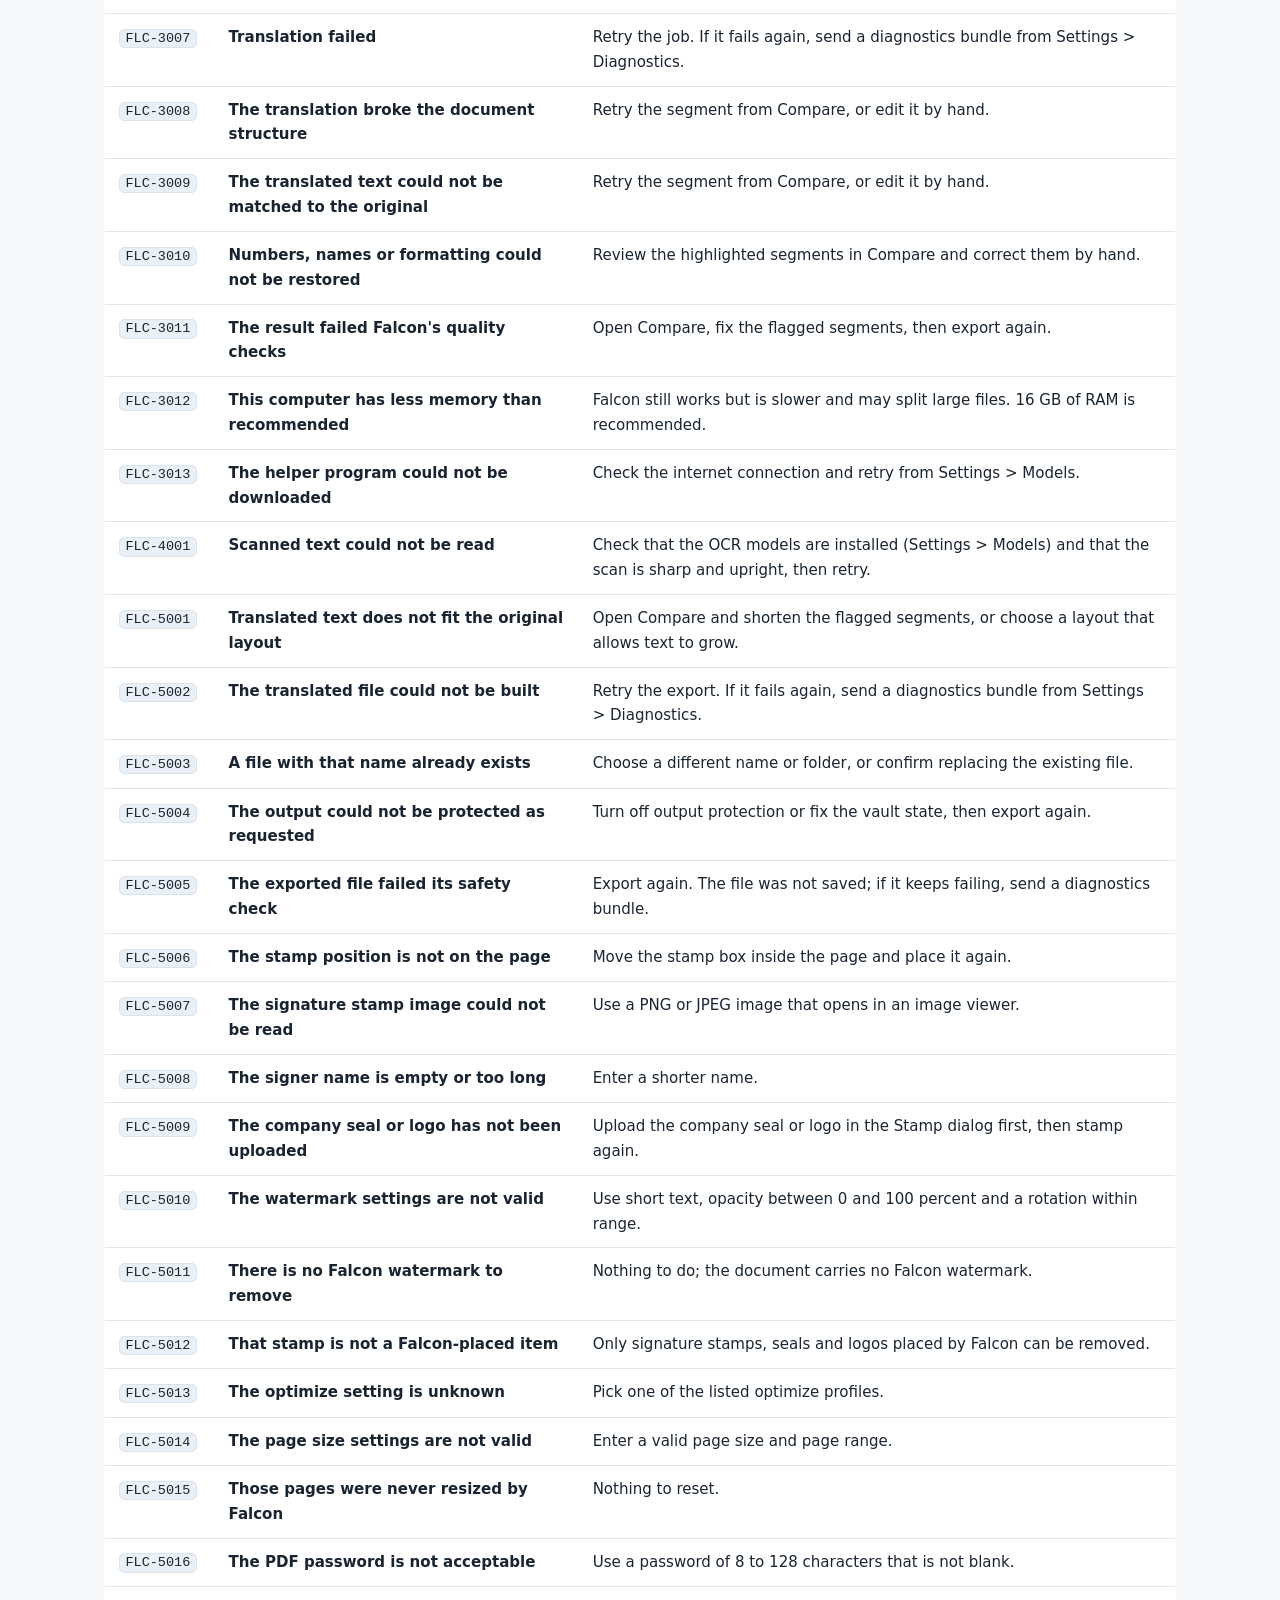
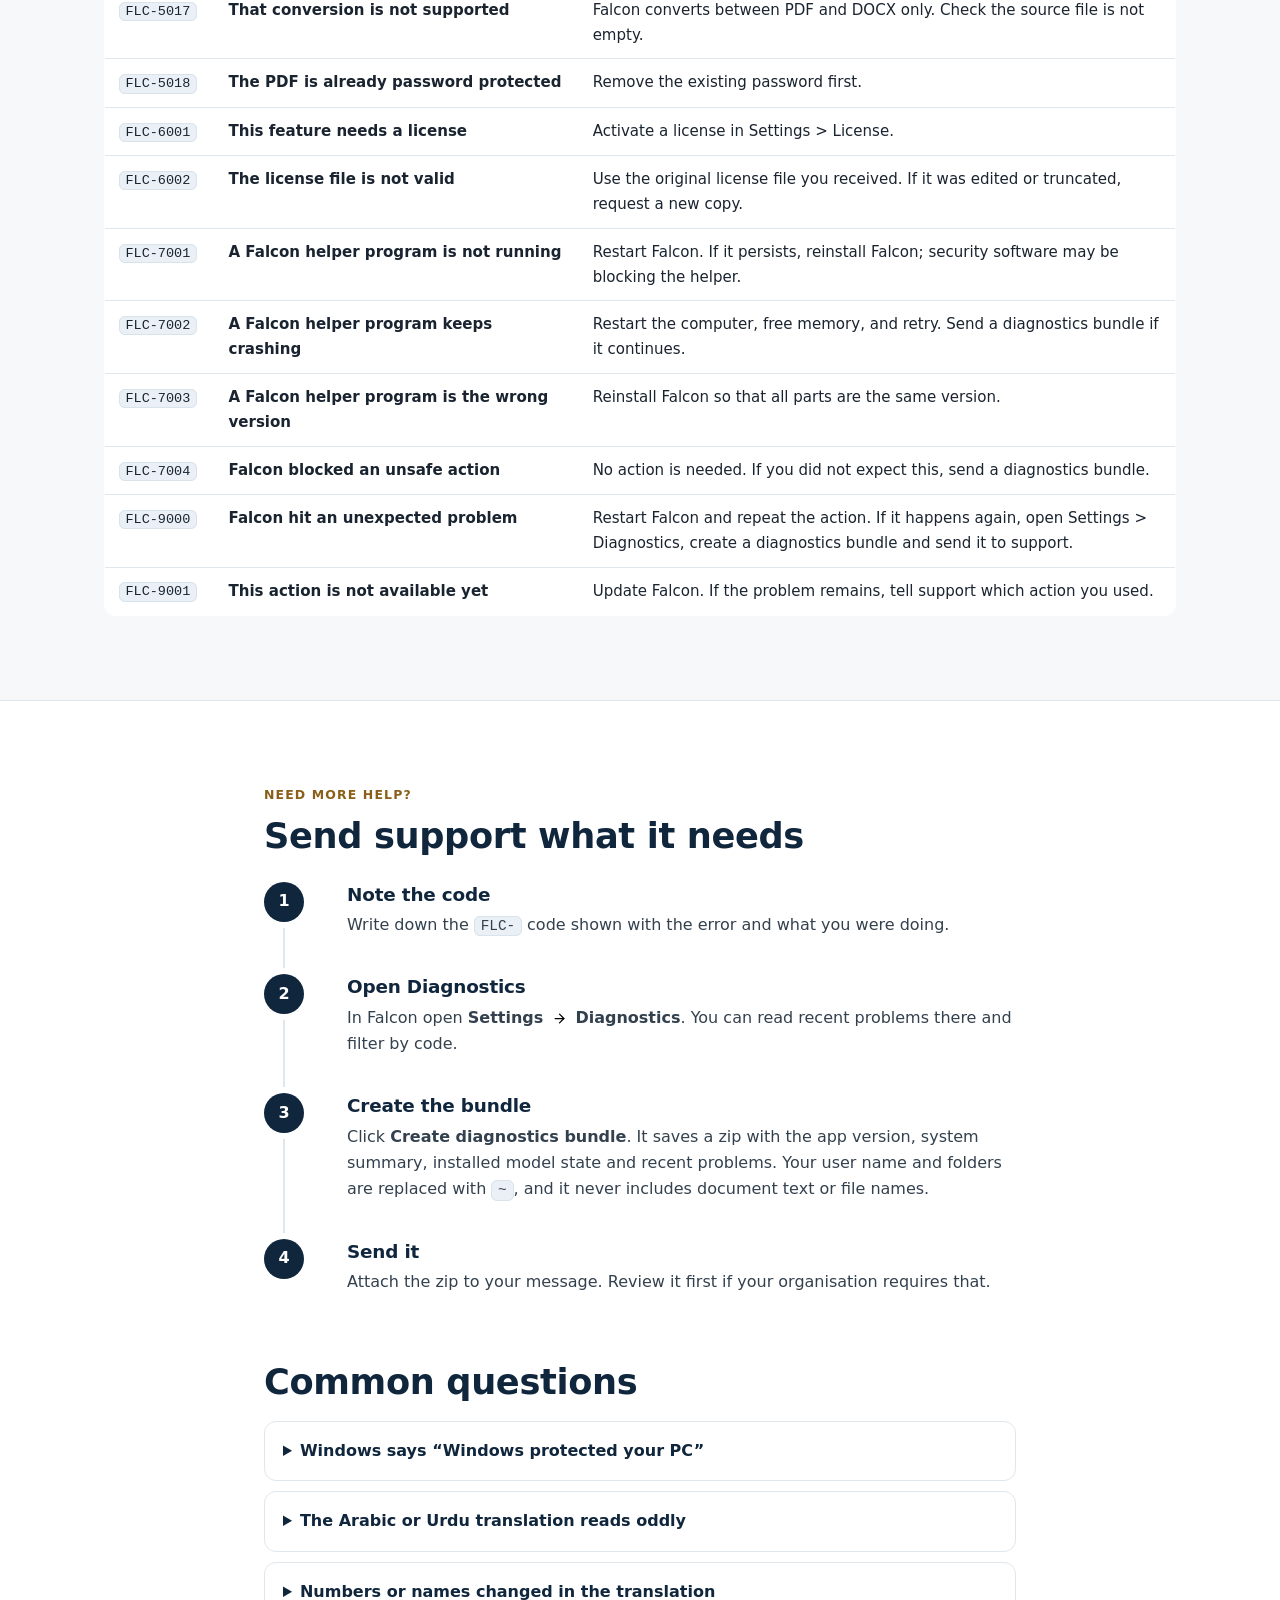
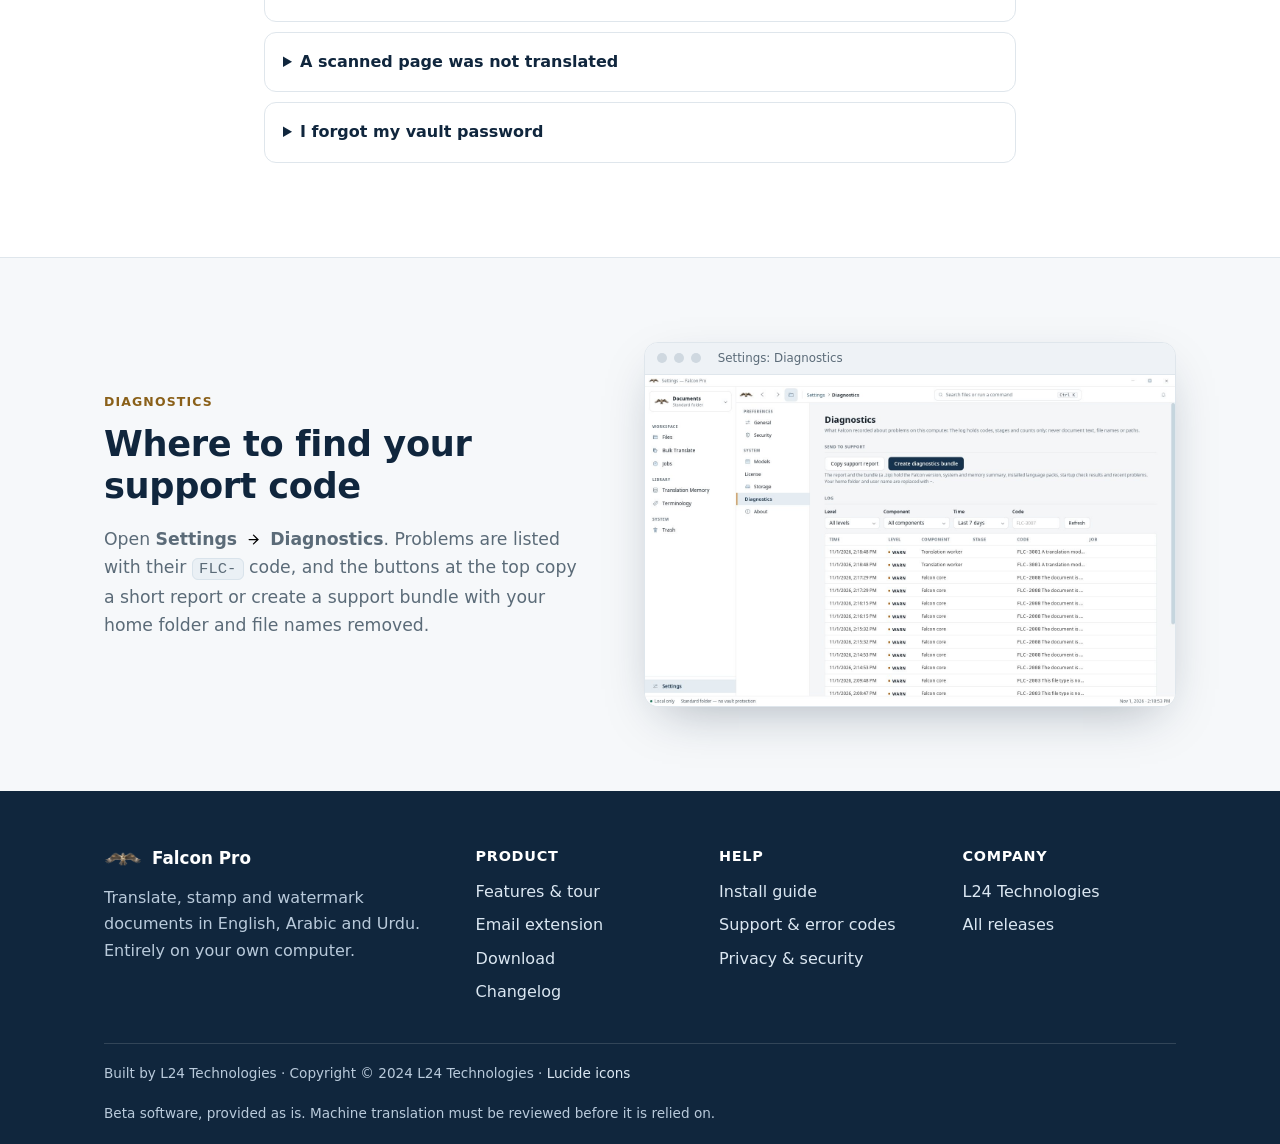
<file: support.html>
<!doctype html>
<html lang="en"><head><meta charset="utf-8"><meta name="viewport" content="width=device-width,initial-scale=1">
<title>Support | Falcon Pro</title><meta name="description" content="Look up a Falcon error code, find answers to common questions and learn how to send support information."><meta name="theme-color" content="#10263d">
<link rel="icon" href="assets/img/favicon.png"><link rel="stylesheet" href="assets/css/site.css"></head>
<body><a class="skip" href="#main">Skip to content</a>
<header class="site-header"><div class="wrap"><a class="brand" href="index.html"><img src="assets/img/falcon-logo.png" alt="" width="38" height="25">Falcon <small>Pro</small></a>
<button class="menu-btn" type="button" aria-expanded="false" aria-label="Menu"><img class="icon" src="assets/icons/lucide/menu.svg" alt="" width="20" height="20" aria-hidden="true"><span>Menu</span></button>
<nav class="main" aria-label="Main"><a href="index.html">Home</a><a href="tour.html">Features &amp; tour</a><a href="extension.html">Email extension</a><a href="install.html">Install guide</a><a href="privacy.html">Privacy & security</a><a href="support.html" aria-current="page">Support</a><a href="changelog.html">Changelog</a><a class="cta" href="download.html">Download</a></nav></div></header><main id="main">
<div class="page-head"><div class="wrap"><h1>Support</h1><p>Look up an error code, find quick answers, or send us what we need to help.</p></div></div>
<section><div class="wrap">
<div class="kicker">Error codes</div><h2>Look up a code</h2><p class="sub">When something fails, Falcon shows a code like <code>FLC-3007</code>. Type it here, or search by words.</p>
<input id="code-q" class="search" type="search" placeholder="FLC-3007, &ldquo;model&rdquo;, &ldquo;password&rdquo;&hellip;" aria-label="Search error codes"><div id="code-count" style="color:var(--muted);font-size:.9rem;margin-bottom:8px"></div>
<table id="codes"><thead><tr><th style="width:110px">Code</th><th style="width:34%">What happened</th><th>What to try</th></tr></thead><tbody><tr><td colspan="3">Loading&hellip;</td></tr></tbody></table></div></section>
<section class="alt"><div class="wrap narrow"><div class="kicker">Need more help?</div><h2>Send support what it needs</h2>
<ol class="steps"><li><h3>Note the code</h3><p>Write down the <code>FLC-</code> code shown with the error and what you were doing.</p></li><li><h3>Open Diagnostics</h3><p>In Falcon open <b>Settings <img class="icon inline-icon" src="assets/icons/lucide/arrow-right.svg" alt="" width="20" height="20" aria-hidden="true"> Diagnostics</b>. You can read recent problems there and filter by code.</p></li><li><h3>Create the bundle</h3><p>Click <b>Create diagnostics bundle</b>. It saves a zip with the app version, system summary, installed model state and recent problems. Your user name and folders are replaced with <code>~</code>, and it never includes document text or file names.</p></li><li><h3>Send it</h3><p>Attach the zip to your message. Review it first if your organisation requires that.</p></li></ol>
<h2 style="margin-top:30px">Common questions</h2>
<details><summary>Windows says &ldquo;Windows protected your PC&rdquo;</summary><p>The beta installer is not code-signed yet. Check the SHA-256 on the <a href="install.html#verify">install guide</a>, then choose <b>More info <img class="icon inline-icon" src="assets/icons/lucide/arrow-right.svg" alt="" width="20" height="20" aria-hidden="true"> Run anyway</b>.</p></details>
<details><summary>The Arabic or Urdu translation reads oddly</summary><p>Machine translation is a first draft. Review it in the editor. Add approved terms under <b>Terminology</b> so they are used every time, and keep the original document for reference.</p></details>
<details><summary>Numbers or names changed in the translation</summary><p>Falcon flags number mismatches in the review panel. Click the warning to jump to the line and correct it. Always check figures, dates and names against the original.</p></details>
<details><summary>A scanned page was not translated</summary><p>Scanned pages need the OCR model (installed at setup). Scanned Urdu is not yet fully validated; review it closely.</p></details>
<details><summary>I forgot my vault password</summary><p>Use the recovery key you saved at setup. Falcon cannot show it again.</p></details>
</div></section><section><div class="wrap split"><div><div class="kicker">Diagnostics</div><h2>Where to find your support code</h2><p class="sub">Open <b>Settings <img class="icon inline-icon" src="assets/icons/lucide/arrow-right.svg" alt="" width="20" height="20" aria-hidden="true"> Diagnostics</b>. Problems are listed with their <code>FLC-</code> code, and the buttons at the top copy a short report or create a support bundle with your home folder and file names removed.</p></div><div class="frame"><div class="bar"><i></i><i></i><i></i><span>Settings: Diagnostics</span></div><img src="assets/staticsite/samples/diagnostics.jpg" alt="The Diagnostics page with the support report and bundle buttons and the problem log" loading="lazy"></div></div></section>
</main><footer class="site-footer"><div class="wrap"><div class="foot-grid">
<div><a class="brand" href="index.html" style="color:#fff"><img src="assets/img/falcon-logo.png" alt="" width="38" height="25">Falcon Pro</a><p style="margin-top:12px;max-width:34ch">Translate, stamp and watermark documents in English, Arabic and Urdu. Entirely on your own computer.</p></div>
<div><h4>Product</h4><ul><li><a href="tour.html">Features &amp; tour</a></li><li><a href="extension.html">Email extension</a></li><li><a href="download.html">Download</a></li><li><a href="changelog.html">Changelog</a></li></ul></div>
<div><h4>Help</h4><ul><li><a href="install.html">Install guide</a></li><li><a href="support.html">Support &amp; error codes</a></li><li><a href="privacy.html">Privacy &amp; security</a></li></ul></div>
<div><h4>Company</h4><ul><li><a href="https://l24tech.in" rel="noopener">L24 Technologies</a></li><li><a data-releases-url href="https://github.com/anushkrishnav/falcon-downloads/releases" rel="noopener">All releases</a></li></ul></div></div>
<div class="legal"><span>Built by L24 Technologies &middot; Copyright &copy; 2024 L24 Technologies &middot; <a href="assets/icons/lucide/LICENSE">Lucide icons</a></span><span>Beta software, provided as is. Machine translation must be reviewed before it is relied on.</span></div></div></footer>
<script src="assets/js/site.js" defer></script></body></html>
</file>
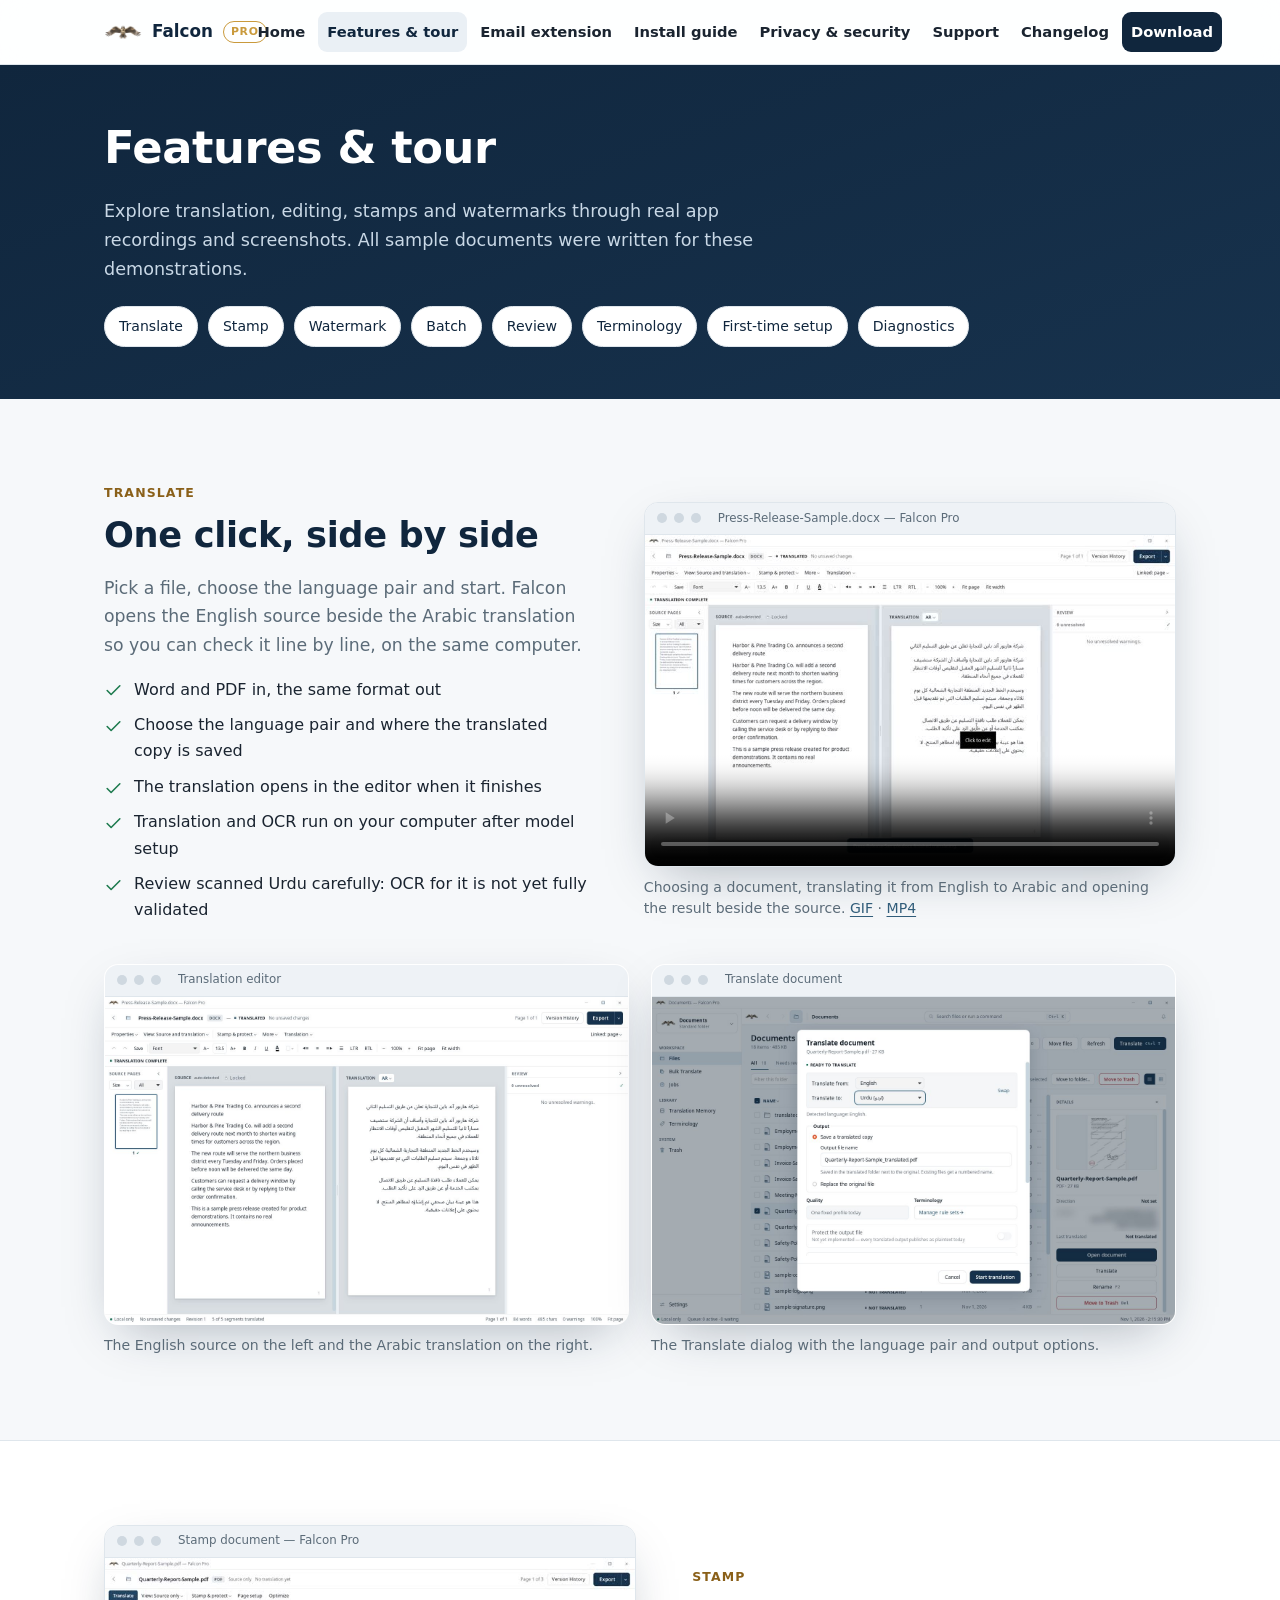
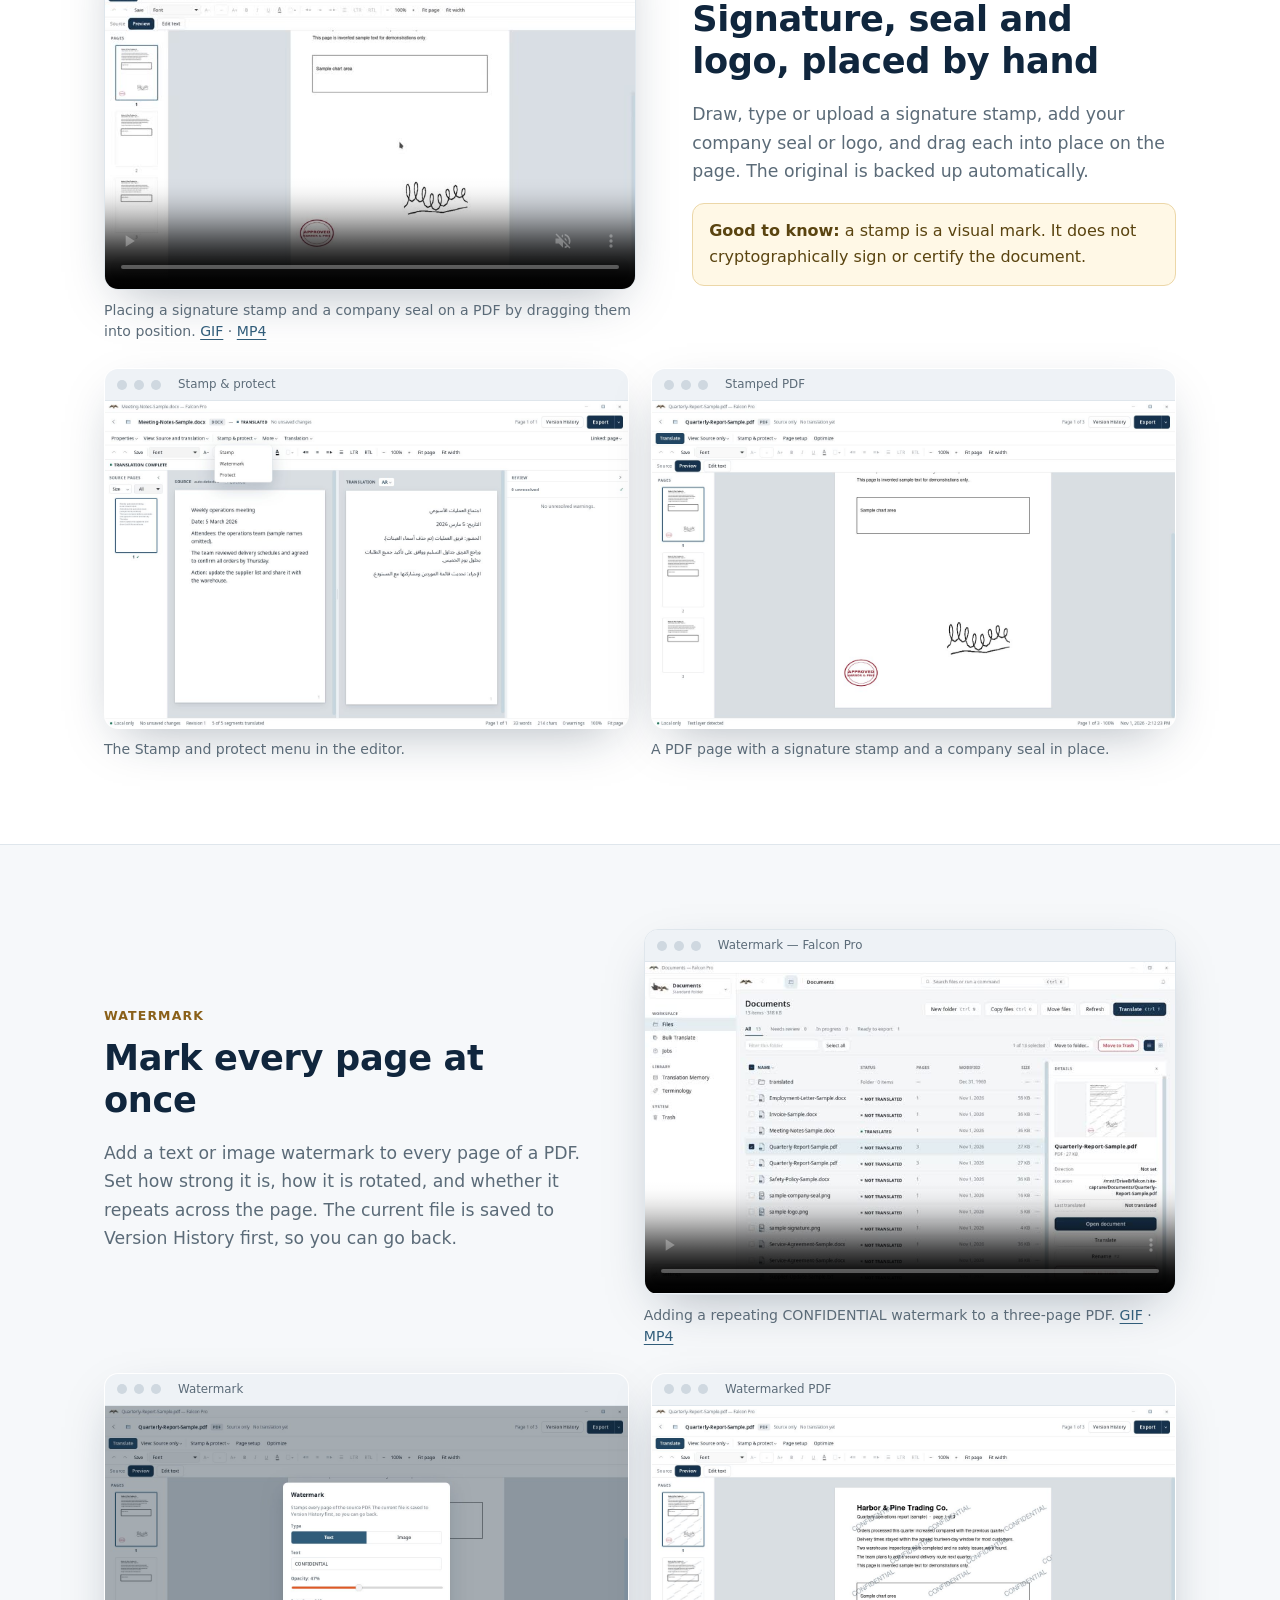
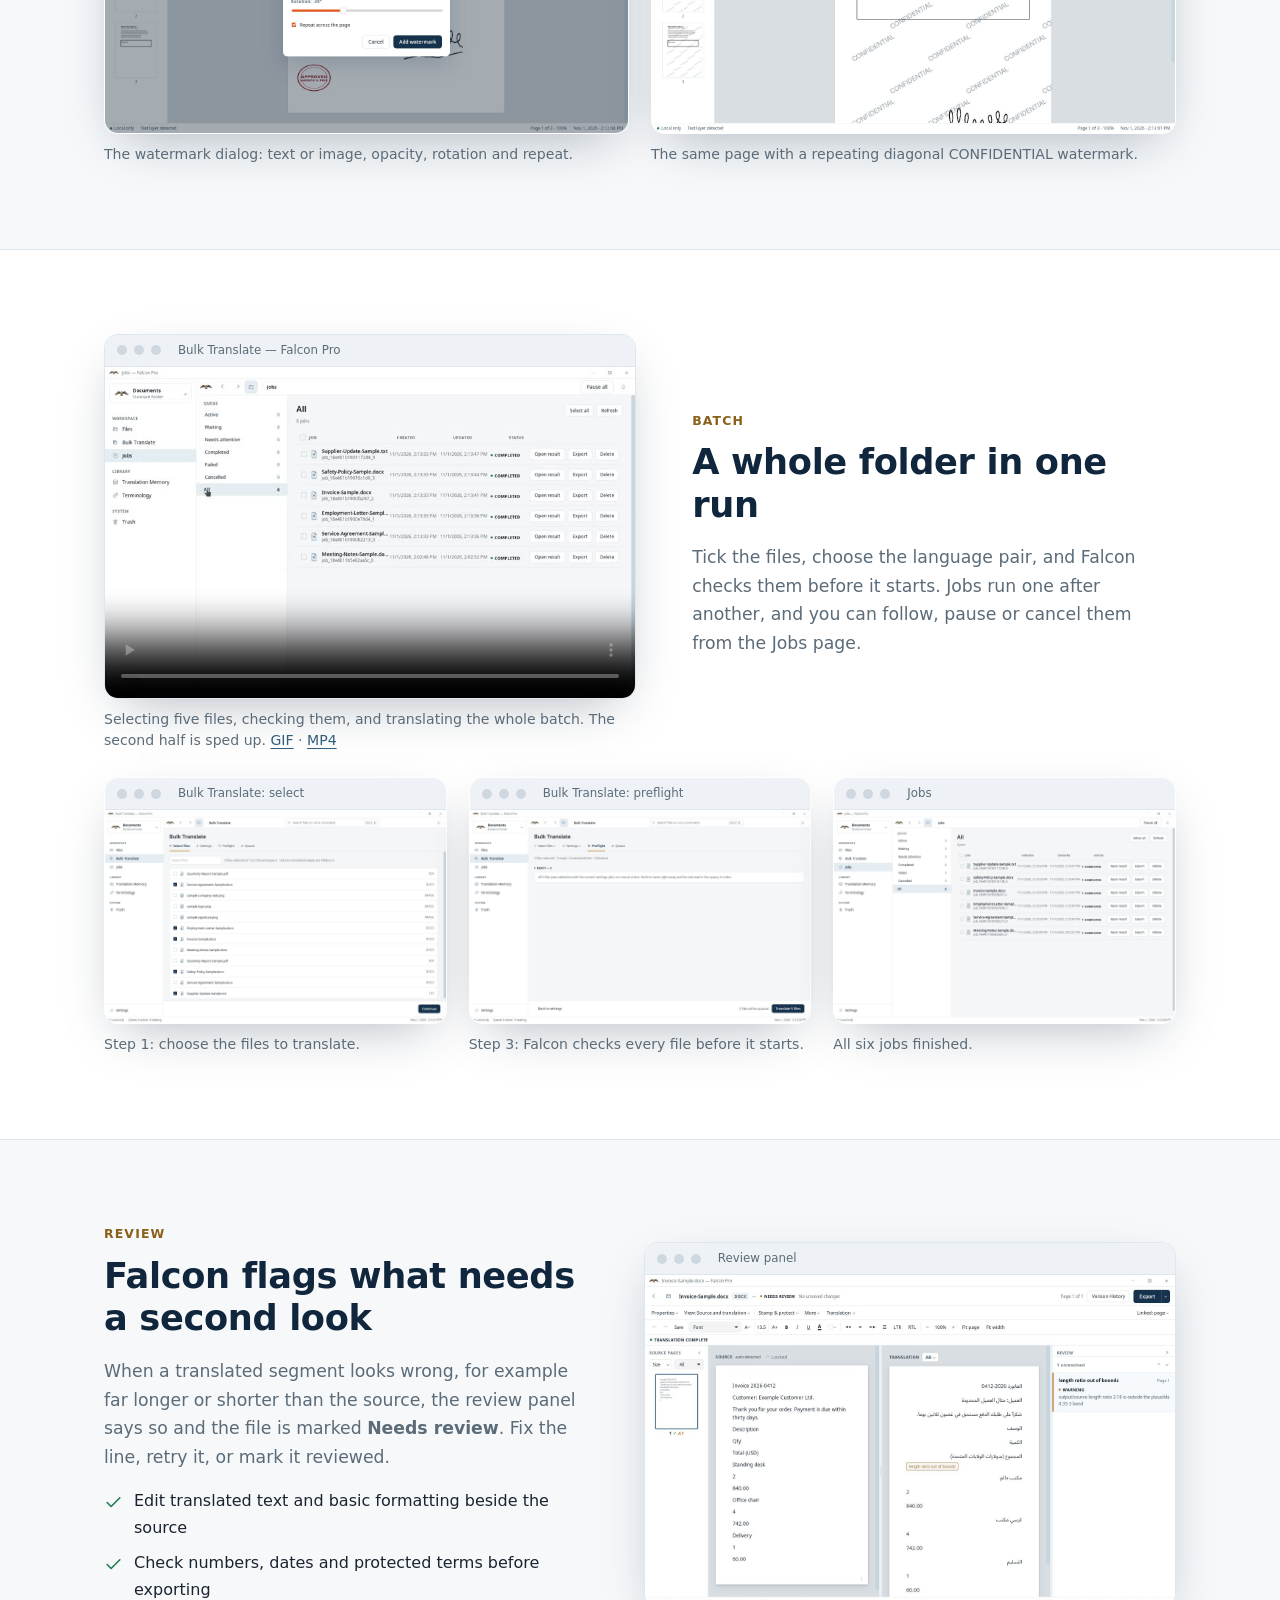
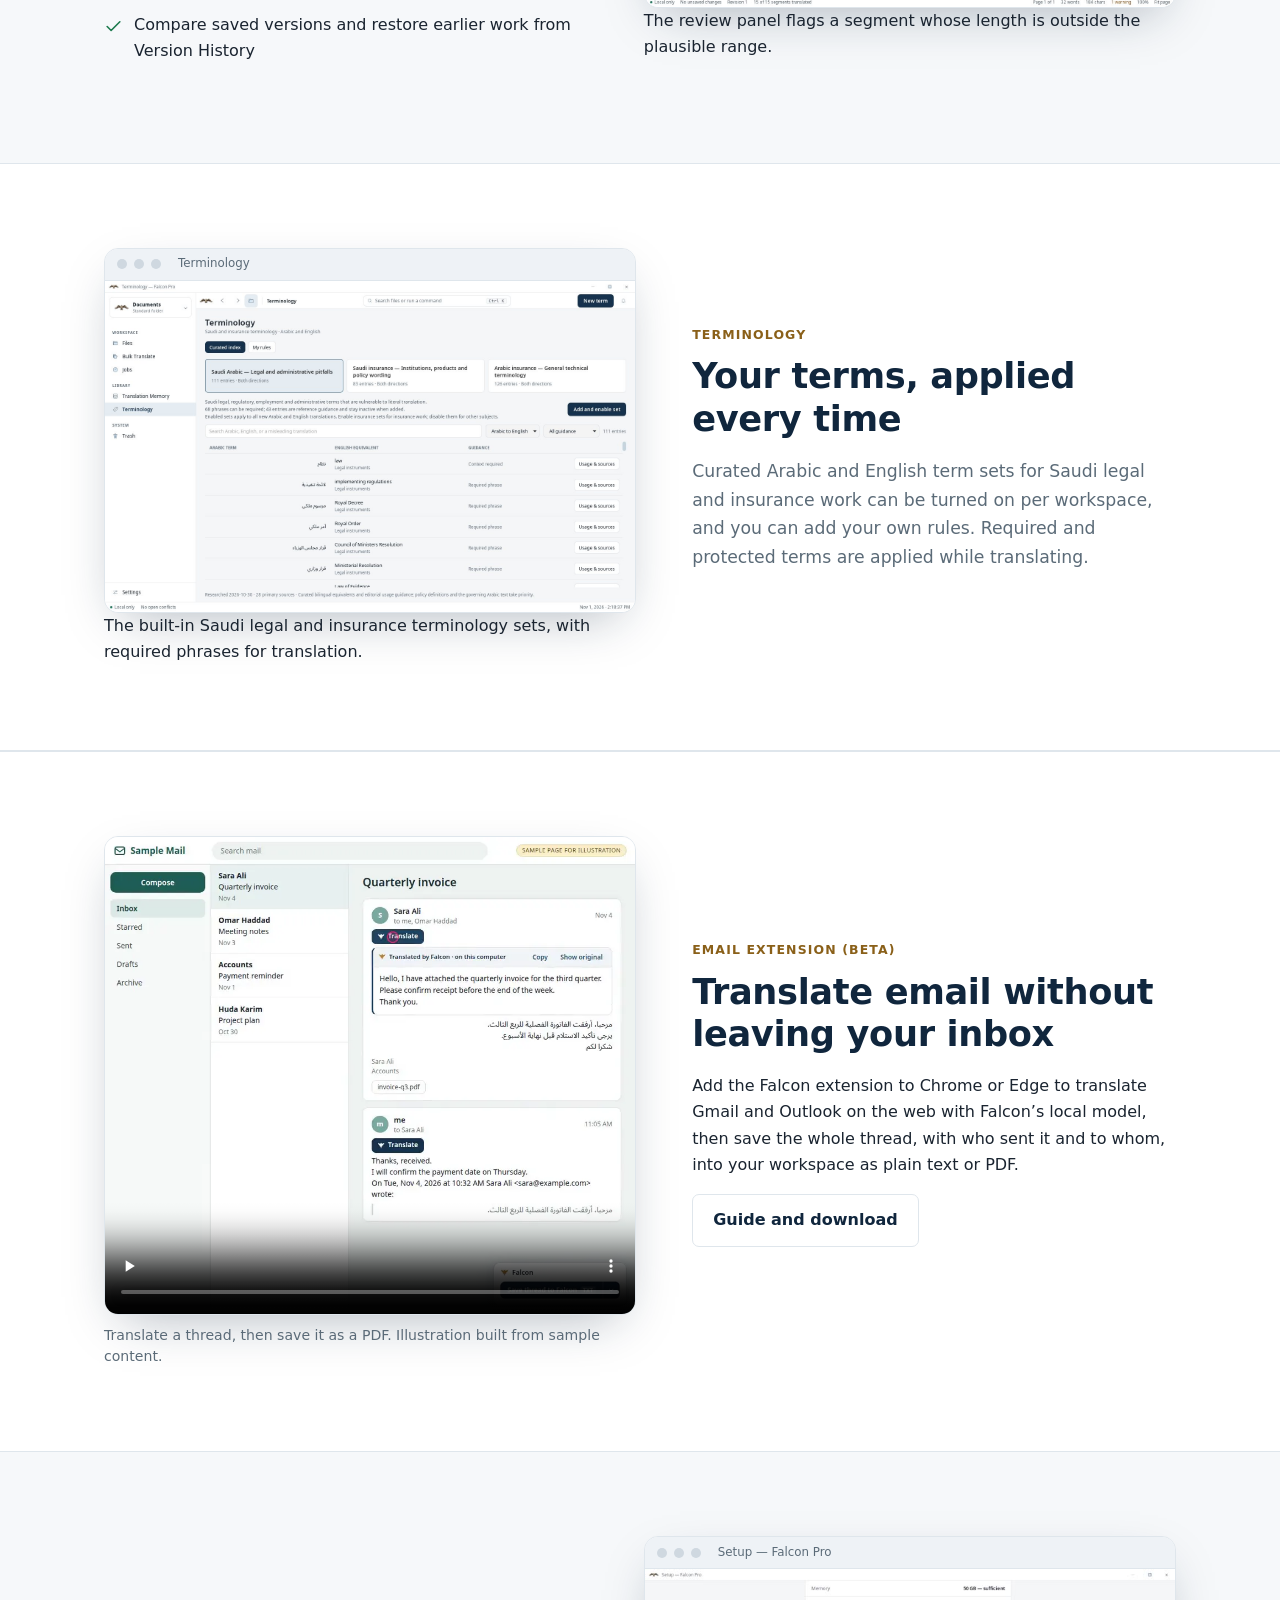
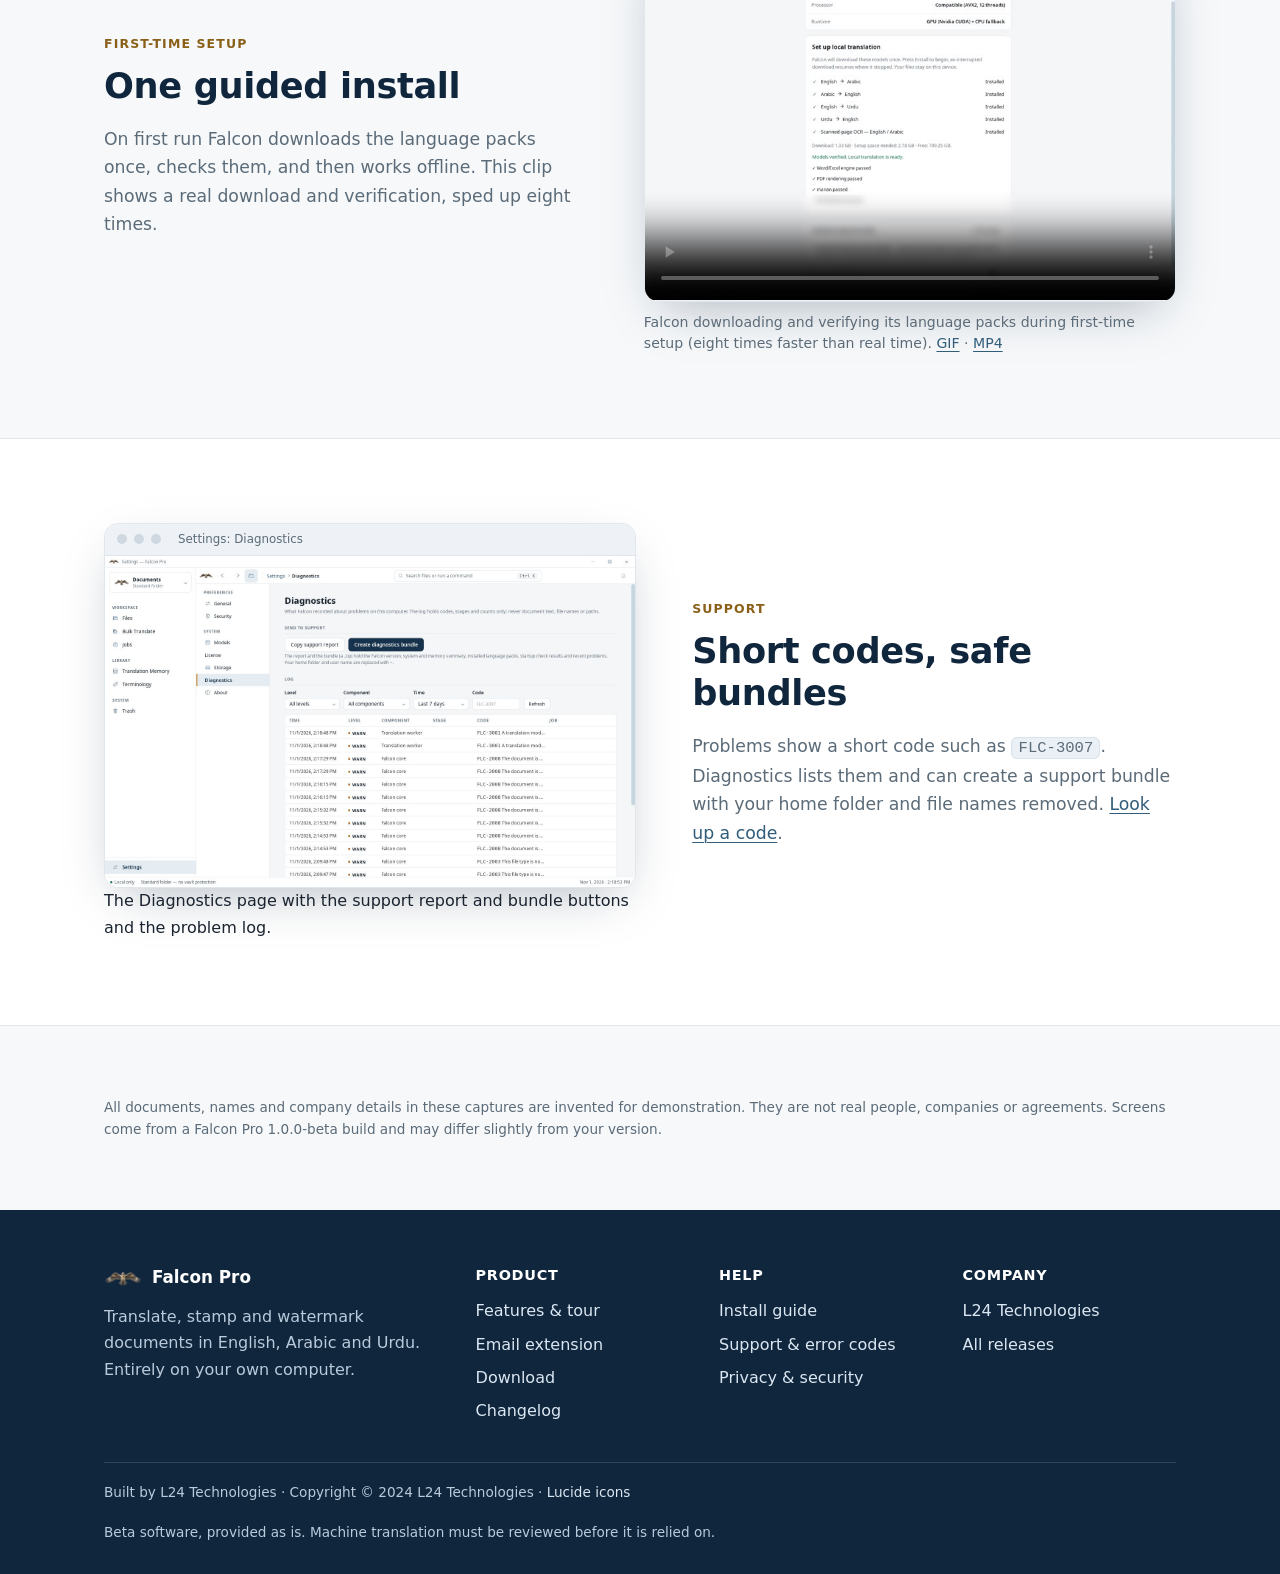
<file: tour.html>
<!doctype html>
<html lang="en"><head><meta charset="utf-8"><meta name="viewport" content="width=device-width,initial-scale=1">
<title>Features &amp; tour | Falcon Pro</title><meta name="description" content="See Falcon Pro at work: translating, stamping, watermarking and batch jobs, captured from the real app with invented sample documents."><meta name="theme-color" content="#10263d">
<link rel="icon" href="assets/img/favicon.png"><link rel="stylesheet" href="assets/css/site.css"></head>
<body><a class="skip" href="#main">Skip to content</a>
<header class="site-header"><div class="wrap"><a class="brand" href="index.html"><img src="assets/img/falcon-logo.png" alt="" width="38" height="25">Falcon <small>Pro</small></a>
<button class="menu-btn" type="button" aria-expanded="false" aria-label="Menu"><img class="icon" src="assets/icons/lucide/menu.svg" alt="" width="20" height="20" aria-hidden="true"><span>Menu</span></button>
<nav class="main" aria-label="Main"><a href="index.html">Home</a><a href="tour.html" aria-current="page">Features &amp; tour</a><a href="extension.html">Email extension</a><a href="install.html">Install guide</a><a href="privacy.html">Privacy & security</a><a href="support.html">Support</a><a href="changelog.html">Changelog</a><a class="cta" href="download.html">Download</a></nav></div></header><main id="main">
<div class="page-head"><div class="wrap"><h1>Features &amp; tour</h1><p>Explore translation, editing, stamps and watermarks through real app recordings and screenshots. All sample documents were written for these demonstrations.</p>
<div class="tour-nav"><a href="#translate">Translate</a><a href="#stamp">Stamp</a><a href="#watermark">Watermark</a><a href="#bulk">Batch</a><a href="#review">Review</a><a href="#terms">Terminology</a><a href="#setup">First-time setup</a><a href="#support">Diagnostics</a></div></div></div>

<section id="translate"><div class="wrap split"><div><div class="kicker">Translate</div><h2>One click, side by side</h2>
<p class="sub">Pick a file, choose the language pair and start. Falcon opens the English source beside the Arabic translation so you can check it line by line, on the same computer.</p>
<ul class="tick"><li>Word and PDF in, the same format out</li><li>Choose the language pair and where the translated copy is saved</li><li>The translation opens in the editor when it finishes</li><li>Translation and OCR run on your computer after model setup</li><li>Review scanned Urdu carefully: OCR for it is not yet fully validated</li></ul></div>
<figure class="clip"><div class="frame"><div class="bar"><i></i><i></i><i></i><span>Press-Release-Sample.docx &mdash; Falcon Pro</span></div><video controls autoplay loop muted playsinline preload="metadata" poster="assets/staticsite/samples/clips/translate-poster.jpg" aria-label="Choosing a document, translating it from English to Arabic and opening the result beside the source."><source src="assets/staticsite/samples/clips/translate.mp4" type="video/mp4"><img src="assets/staticsite/samples/clips/translate.gif" alt="Choosing a document, translating it from English to Arabic and opening the result beside the source."></video></div><figcaption>Choosing a document, translating it from English to Arabic and opening the result beside the source. <a href="assets/staticsite/samples/clips/translate.gif" download>GIF</a> &middot; <a href="assets/staticsite/samples/clips/translate.mp4" download>MP4</a></figcaption></figure></div>
<div class="wrap"><div class="shots"><figure><div class="frame"><div class="bar"><i></i><i></i><i></i><span>Translation editor</span></div><img src="assets/staticsite/samples/translate-result.jpg" alt="The English source on the left and the Arabic translation on the right." loading="lazy" width="1440" height="900"></div><figcaption>The English source on the left and the Arabic translation on the right.</figcaption></figure><figure><div class="frame"><div class="bar"><i></i><i></i><i></i><span>Translate document</span></div><img src="assets/staticsite/samples/translate-dialog.jpg" alt="The Translate dialog with the language pair and output options." loading="lazy" width="1440" height="900"></div><figcaption>The Translate dialog with the language pair and output options.</figcaption></figure></div></div></section>

<section id="stamp" class="alt"><div class="wrap split rev"><figure class="clip"><div class="frame"><div class="bar"><i></i><i></i><i></i><span>Stamp document &mdash; Falcon Pro</span></div><video controls autoplay loop muted playsinline preload="metadata" poster="assets/staticsite/samples/clips/stamp-poster.jpg" aria-label="Placing a signature stamp and a company seal on a PDF by dragging them into position."><source src="assets/staticsite/samples/clips/stamp.mp4" type="video/mp4"><img src="assets/staticsite/samples/clips/stamp.gif" alt="Placing a signature stamp and a company seal on a PDF by dragging them into position."></video></div><figcaption>Placing a signature stamp and a company seal on a PDF by dragging them into position. <a href="assets/staticsite/samples/clips/stamp.gif" download>GIF</a> &middot; <a href="assets/staticsite/samples/clips/stamp.mp4" download>MP4</a></figcaption></figure>
<div><div class="kicker">Stamp</div><h2>Signature, seal and logo, placed by hand</h2>
<p class="sub">Draw, type or upload a signature stamp, add your company seal or logo, and drag each into place on the page. The original is backed up automatically.</p>
<div class="callout"><b>Good to know:</b> a stamp is a visual mark. It does not cryptographically sign or certify the document.</div></div></div>
<div class="wrap"><div class="shots"><figure><div class="frame"><div class="bar"><i></i><i></i><i></i><span>Stamp &amp; protect</span></div><img src="assets/staticsite/samples/stamp-menu.jpg" alt="The Stamp and protect menu in the editor." loading="lazy" width="1440" height="900"></div><figcaption>The Stamp and protect menu in the editor.</figcaption></figure><figure><div class="frame"><div class="bar"><i></i><i></i><i></i><span>Stamped PDF</span></div><img src="assets/staticsite/samples/stamp-result.jpg" alt="A PDF page with a signature stamp and a company seal in place." loading="lazy" width="1440" height="900"></div><figcaption>A PDF page with a signature stamp and a company seal in place.</figcaption></figure></div></div></section>

<section id="watermark"><div class="wrap split"><div><div class="kicker">Watermark</div><h2>Mark every page at once</h2>
<p class="sub">Add a text or image watermark to every page of a PDF. Set how strong it is, how it is rotated, and whether it repeats across the page. The current file is saved to Version History first, so you can go back.</p></div>
<figure class="clip"><div class="frame"><div class="bar"><i></i><i></i><i></i><span>Watermark &mdash; Falcon Pro</span></div><video controls autoplay loop muted playsinline preload="metadata" poster="assets/staticsite/samples/clips/watermark-poster.jpg" aria-label="Adding a repeating CONFIDENTIAL watermark to a three-page PDF."><source src="assets/staticsite/samples/clips/watermark.mp4" type="video/mp4"><img src="assets/staticsite/samples/clips/watermark.gif" alt="Adding a repeating CONFIDENTIAL watermark to a three-page PDF."></video></div><figcaption>Adding a repeating CONFIDENTIAL watermark to a three-page PDF. <a href="assets/staticsite/samples/clips/watermark.gif" download>GIF</a> &middot; <a href="assets/staticsite/samples/clips/watermark.mp4" download>MP4</a></figcaption></figure></div>
<div class="wrap"><div class="shots"><figure><div class="frame"><div class="bar"><i></i><i></i><i></i><span>Watermark</span></div><img src="assets/staticsite/samples/watermark-dialog.jpg" alt="The watermark dialog: text or image, opacity, rotation and repeat." loading="lazy" width="1440" height="900"></div><figcaption>The watermark dialog: text or image, opacity, rotation and repeat.</figcaption></figure><figure><div class="frame"><div class="bar"><i></i><i></i><i></i><span>Watermarked PDF</span></div><img src="assets/staticsite/samples/watermark-result.jpg" alt="The same page with a repeating diagonal CONFIDENTIAL watermark." loading="lazy" width="1440" height="900"></div><figcaption>The same page with a repeating diagonal CONFIDENTIAL watermark.</figcaption></figure></div></div></section>

<section id="bulk" class="alt"><div class="wrap split rev"><figure class="clip"><div class="frame"><div class="bar"><i></i><i></i><i></i><span>Bulk Translate &mdash; Falcon Pro</span></div><video controls autoplay loop muted playsinline preload="metadata" poster="assets/staticsite/samples/clips/bulk-poster.jpg" aria-label="Selecting five files, checking them, and translating the whole batch. The second half is sped up."><source src="assets/staticsite/samples/clips/bulk.mp4" type="video/mp4"><img src="assets/staticsite/samples/clips/bulk.gif" alt="Selecting five files, checking them, and translating the whole batch. The second half is sped up."></video></div><figcaption>Selecting five files, checking them, and translating the whole batch. The second half is sped up. <a href="assets/staticsite/samples/clips/bulk.gif" download>GIF</a> &middot; <a href="assets/staticsite/samples/clips/bulk.mp4" download>MP4</a></figcaption></figure>
<div><div class="kicker">Batch</div><h2>A whole folder in one run</h2>
<p class="sub">Tick the files, choose the language pair, and Falcon checks them before it starts. Jobs run one after another, and you can follow, pause or cancel them from the Jobs page.</p></div></div>
<div class="wrap"><div class="shots three"><figure><div class="frame"><div class="bar"><i></i><i></i><i></i><span>Bulk Translate: select</span></div><img src="assets/staticsite/samples/bulk-select.jpg" alt="Step 1: choose the files to translate." loading="lazy" width="1440" height="900"></div><figcaption>Step 1: choose the files to translate.</figcaption></figure><figure><div class="frame"><div class="bar"><i></i><i></i><i></i><span>Bulk Translate: preflight</span></div><img src="assets/staticsite/samples/bulk-preflight.jpg" alt="Step 3: Falcon checks every file before it starts." loading="lazy" width="1440" height="900"></div><figcaption>Step 3: Falcon checks every file before it starts.</figcaption></figure><figure><div class="frame"><div class="bar"><i></i><i></i><i></i><span>Jobs</span></div><img src="assets/staticsite/samples/bulk-jobs-done.jpg" alt="All six jobs finished." loading="lazy" width="1440" height="900"></div><figcaption>All six jobs finished.</figcaption></figure></div></div></section>

<section id="review"><div class="wrap split"><div><div class="kicker">Review</div><h2>Falcon flags what needs a second look</h2>
<p class="sub">When a translated segment looks wrong, for example far longer or shorter than the source, the review panel says so and the file is marked <b>Needs review</b>. Fix the line, retry it, or mark it reviewed.</p><ul class="tick"><li>Edit translated text and basic formatting beside the source</li><li>Check numbers, dates and protected terms before exporting</li><li>Compare saved versions and restore earlier work from Version History</li></ul></div>
<figure><div class="frame"><div class="bar"><i></i><i></i><i></i><span>Review panel</span></div><img src="assets/staticsite/samples/review-panel.jpg" alt="The review panel flags a segment whose length is outside the plausible range." loading="lazy" width="1440" height="900"></div><figcaption>The review panel flags a segment whose length is outside the plausible range.</figcaption></figure></div></section>

<section id="terms" class="alt"><div class="wrap split rev"><figure><div class="frame"><div class="bar"><i></i><i></i><i></i><span>Terminology</span></div><img src="assets/staticsite/samples/terminology.jpg" alt="The built-in Saudi legal and insurance terminology sets, with required phrases for translation." loading="lazy" width="1440" height="900"></div><figcaption>The built-in Saudi legal and insurance terminology sets, with required phrases for translation.</figcaption></figure>
<div><div class="kicker">Terminology</div><h2>Your terms, applied every time</h2>
<p class="sub">Curated Arabic and English term sets for Saudi legal and insurance work can be turned on per workspace, and you can add your own rules. Required and protected terms are applied while translating.</p></div></div></section>

<section id="email" class="alt"><div class="wrap split rev"><figure class="clip"><div class="frame"><video controls loop muted playsinline preload="none" poster="assets/img/extension/demo-poster.webp" aria-label="Translating an email thread and saving it as a PDF with the Falcon browser extension. Illustration built from sample content."><source src="assets/img/extension/demo.mp4" type="video/mp4"><source src="assets/img/extension/demo.webm" type="video/webm"></video></div><figcaption>Translate a thread, then save it as a PDF. Illustration built from sample content.</figcaption></figure>
<div><div class="kicker">Email extension (beta)</div><h2>Translate email without leaving your inbox</h2>
<p>Add the Falcon extension to Chrome or Edge to translate Gmail and Outlook on the web with Falcon&rsquo;s local model, then save the whole thread, with who sent it and to whom, into your workspace as plain text or PDF.</p>
<p><a class="btn line" href="extension.html">Guide and download</a></p></div></div></section>
<section id="setup"><div class="wrap split"><div><div class="kicker">First-time setup</div><h2>One guided install</h2>
<p class="sub">On first run Falcon downloads the language packs once, checks them, and then works offline. This clip shows a real download and verification, sped up eight times.</p></div>
<figure class="clip"><div class="frame"><div class="bar"><i></i><i></i><i></i><span>Setup &mdash; Falcon Pro</span></div><video controls autoplay loop muted playsinline preload="metadata" poster="assets/staticsite/samples/clips/setup-poster.jpg" aria-label="Falcon downloading and verifying its language packs during first-time setup (eight times faster than real time)."><source src="assets/staticsite/samples/clips/setup.mp4" type="video/mp4"><img src="assets/staticsite/samples/clips/setup.gif" alt="Falcon downloading and verifying its language packs during first-time setup (eight times faster than real time)."></video></div><figcaption>Falcon downloading and verifying its language packs during first-time setup (eight times faster than real time). <a href="assets/staticsite/samples/clips/setup.gif" download>GIF</a> &middot; <a href="assets/staticsite/samples/clips/setup.mp4" download>MP4</a></figcaption></figure></div></section>

<section id="support" class="alt"><div class="wrap split rev"><figure><div class="frame"><div class="bar"><i></i><i></i><i></i><span>Settings: Diagnostics</span></div><img src="assets/staticsite/samples/diagnostics.jpg" alt="The Diagnostics page with the support report and bundle buttons and the problem log." loading="lazy" width="1440" height="900"></div><figcaption>The Diagnostics page with the support report and bundle buttons and the problem log.</figcaption></figure>
<div><div class="kicker">Support</div><h2>Short codes, safe bundles</h2>
<p class="sub">Problems show a short code such as <code>FLC-3007</code>. Diagnostics lists them and can create a support bundle with your home folder and file names removed. <a href="support.html">Look up a code</a>.</p></div></div></section>

<section class="tight"><div class="wrap"><p class="note">All documents, names and company details in these captures are invented for demonstration. They are not real people, companies or agreements. Screens come from a Falcon Pro 1.0.0-beta build and may differ slightly from your version.</p></div></section>
</main><footer class="site-footer"><div class="wrap"><div class="foot-grid">
<div><a class="brand" href="index.html" style="color:#fff"><img src="assets/img/falcon-logo.png" alt="" width="38" height="25">Falcon Pro</a><p style="margin-top:12px;max-width:34ch">Translate, stamp and watermark documents in English, Arabic and Urdu. Entirely on your own computer.</p></div>
<div><h4>Product</h4><ul><li><a href="tour.html" aria-current="page">Features &amp; tour</a></li><li><a href="extension.html">Email extension</a></li><li><a href="download.html">Download</a></li><li><a href="changelog.html">Changelog</a></li></ul></div>
<div><h4>Help</h4><ul><li><a href="install.html">Install guide</a></li><li><a href="support.html">Support &amp; error codes</a></li><li><a href="privacy.html">Privacy &amp; security</a></li></ul></div>
<div><h4>Company</h4><ul><li><a href="https://l24tech.in" rel="noopener">L24 Technologies</a></li><li><a data-releases-url href="https://github.com/anushkrishnav/falcon-downloads/releases" rel="noopener">All releases</a></li></ul></div></div>
<div class="legal"><span>Built by L24 Technologies &middot; Copyright &copy; 2024 L24 Technologies &middot; <a href="assets/icons/lucide/LICENSE">Lucide icons</a></span><span>Beta software, provided as is. Machine translation must be reviewed before it is relied on.</span></div></div></footer>
<script src="assets/js/site.js" defer></script></body></html>
</file>
<file: assets/css/site.css>
:root{--navy:#10263d;--navy-2:#17324d;--navy-3:#315d7a;--gold:#c99a3c;--gold-2:#e2b861;--ink:#1a2430;--muted:#5b6b78;--line:#dfe6ec;--bg:#f6f8fa;--card:#fff;--ok:#1c7a4d;--warn:#a5651a;--radius:14px;--shadow:0 18px 50px -18px rgba(16,38,61,.35);--font:"Segoe UI",system-ui,-apple-system,"Noto Sans","Helvetica Neue",Arial,sans-serif}
*{box-sizing:border-box}html{scroll-behavior:smooth}
body{margin:0;font-family:var(--font);color:var(--ink);background:var(--bg);line-height:1.65;-webkit-font-smoothing:antialiased}
img{max-width:100%;display:block}a{color:var(--navy-3);text-decoration-thickness:1px;text-underline-offset:3px}a:hover{color:var(--navy)}
h1,h2,h3{line-height:1.2;color:var(--navy);margin:0 0 .5em;letter-spacing:-.01em}h1{font-size:clamp(2.2rem,5vw,3.6rem)}h2{font-size:clamp(1.6rem,3vw,2.2rem)}h3{font-size:1.15rem}
p{margin:0 0 1em}code,kbd{font-family:ui-monospace,"Cascadia Code",Consolas,monospace;font-size:.9em;background:#eaf0f5;border:1px solid #d9e3eb;border-radius:6px;padding:.08em .4em}
.wrap{max-width:1120px;margin:0 auto;padding:0 24px}.narrow{max-width:800px}
.skip{position:absolute;left:-999px}.skip:focus{left:12px;top:12px;background:#fff;padding:8px 12px;z-index:99;border-radius:8px}
/* header */
.site-header{position:sticky;top:0;z-index:30;background:rgba(255,255,255,.88);backdrop-filter:saturate(1.4) blur(12px);border-bottom:1px solid var(--line)}
.site-header .wrap{display:flex;align-items:center;gap:20px;height:64px}
.brand{display:flex;align-items:center;gap:10px;font-weight:700;color:var(--navy);text-decoration:none;font-size:1.05rem}.brand img{width:38px;height:auto}
.brand small{font-weight:600;color:var(--gold);letter-spacing:.06em;text-transform:uppercase;font-size:.68rem;border:1px solid var(--gold);border-radius:999px;padding:1px 7px}
nav.main{margin-left:auto;display:flex;gap:4px;align-items:center}nav.main a{color:var(--ink);text-decoration:none;padding:8px 12px;border-radius:9px;font-weight:550;font-size:.95rem}
nav.main a:hover,nav.main a[aria-current=page]{background:#eaf0f5;color:var(--navy)}nav.main a.cta{background:var(--navy);color:#fff}nav.main a.cta:hover{background:var(--navy-3)}
.menu-btn{display:none;margin-left:auto;background:none;border:1px solid var(--line);border-radius:10px;padding:8px 10px;font:inherit;cursor:pointer}
@media(max-width:1040px){.menu-btn{display:block}nav.main{display:none;position:absolute;top:64px;left:0;right:0;background:#fff;border-bottom:1px solid var(--line);flex-direction:column;align-items:stretch;padding:10px 16px}nav.main.open{display:flex}}
.btn{display:inline-flex;align-items:center;gap:8px;border-radius:11px;padding:12px 20px;font-weight:650;text-decoration:none;border:1px solid transparent;cursor:pointer;font:inherit;font-weight:650}
.btn.gold{background:var(--gold);color:#1b1405}.btn.gold:hover{background:var(--gold-2);color:#1b1405}.btn.ghost{border-color:rgba(255,255,255,.35);color:#fff}.btn.ghost:hover{background:rgba(255,255,255,.1);color:#fff}
.btn.navy{background:var(--navy);color:#fff}.btn.navy:hover{background:var(--navy-3);color:#fff}.btn.line{border-color:var(--line);background:#fff;color:var(--navy)}.btn.line:hover{border-color:var(--navy-3)}
.btn[aria-disabled=true]{opacity:.55;pointer-events:none}.cta-row{display:flex;flex-wrap:wrap;gap:12px;margin-top:28px}
/* window frame */
.frame{background:#fff;border-radius:14px;box-shadow:var(--shadow);border:1px solid rgba(255,255,255,.25);overflow:hidden}
.frame .bar{display:flex;align-items:center;gap:7px;height:32px;padding:0 12px;background:#eef2f6;border-bottom:1px solid var(--line)}.frame .bar i{width:10px;height:10px;border-radius:50%;background:#cfd8e0}.frame .bar span{margin-left:10px;font-size:.74rem;color:var(--muted)}
.frame img{width:100%;height:auto}
/* sections */
section{padding:84px 0}section.tight{padding:56px 0}.alt{background:#fff;border-block:1px solid var(--line)}
.kicker{color:#8a6019;font-weight:700;letter-spacing:.09em;text-transform:uppercase;font-size:.78rem;margin-bottom:10px}.sub{color:var(--muted);font-size:1.08rem;max-width:62ch}
.cards{display:grid;grid-template-columns:repeat(auto-fit,minmax(250px,1fr));gap:18px;margin-top:34px}
.card{background:var(--card);border:1px solid var(--line);border-radius:var(--radius);padding:24px;box-shadow:0 1px 0 rgba(16,38,61,.03)}.card h3{margin-bottom:.4em}.card p{color:var(--muted);margin:0}
.card .ico{width:42px;height:42px;border-radius:11px;background:linear-gradient(145deg,var(--navy-2),var(--navy-3));display:grid;place-items:center;margin-bottom:14px;color:var(--gold-2)}
.split{display:grid;grid-template-columns:1fr 1.1fr;gap:56px;align-items:center}.split.rev{grid-template-columns:1.1fr 1fr}@media(max-width:940px){.split,.split.rev{grid-template-columns:1fr;gap:28px}}
.split .frame{box-shadow:var(--shadow);border-color:var(--line)}
ul.tick{list-style:none;padding:0;margin:14px 0}ul.tick li{position:relative;padding-left:30px;margin:9px 0}ul.tick li:before{content:"";position:absolute;left:0;top:.45em;width:16px;height:16px;border-radius:50%;background:var(--ok)}
.stats{display:grid;grid-template-columns:repeat(auto-fit,minmax(180px,1fr));gap:16px;margin-top:30px}.stat{background:#fff;border:1px solid var(--line);border-radius:var(--radius);padding:18px 20px}.stat b{display:block;font-size:1.7rem;color:var(--navy)}.stat span{color:var(--muted);font-size:.92rem}
.langs{display:flex;flex-wrap:wrap;gap:10px;margin-top:20px}.lang{background:#fff;border:1px solid var(--line);border-radius:12px;padding:10px 16px;font-weight:600;color:var(--navy)}.lang span{color:var(--gold);margin:0 6px}
.rtl{direction:rtl;font-family:"Noto Naskh Arabic","Segoe UI",Tahoma,serif}
/* steps */
ol.steps{counter-reset:s;list-style:none;padding:0;margin:26px 0}ol.steps>li{counter-increment:s;position:relative;padding:0 0 26px 62px;border-left:2px solid var(--line);margin-left:19px}ol.steps>li:last-child{border-color:transparent}
ol.steps>li:before{content:counter(s);position:absolute;left:-21px;top:-2px;width:40px;height:40px;border-radius:50%;background:var(--navy);color:#fff;display:grid;place-items:center;font-weight:700;box-shadow:0 0 0 6px var(--bg)}
.alt ol.steps>li:before{box-shadow:0 0 0 6px #fff}ol.steps h3{margin:.1em 0 .35em}ol.steps p{margin:0 0 .6em;color:#33414e}
.callout{border:1px solid #ecd7a8;background:#fff8e6;border-radius:12px;padding:14px 16px;margin:14px 0;color:#5a4410}.callout.info{border-color:#c8dcec;background:#eef6fc;color:#1f4766}.callout.ok{border-color:#bfe0cf;background:#eefaf3;color:#145c3a}.callout b{color:inherit}
pre{background:#0f1f30;color:#dbe7f2;border-radius:12px;padding:16px 18px;overflow:auto;font-size:.88rem;line-height:1.55;position:relative;margin:12px 0}pre code{background:none;border:0;padding:0;color:inherit}
.copy{position:absolute;right:10px;top:10px;background:rgba(255,255,255,.1);border:1px solid rgba(255,255,255,.2);color:#cfe0ee;border-radius:8px;font-size:.75rem;padding:3px 9px;cursor:pointer}.copy:hover{background:rgba(255,255,255,.2)}
.tabs{display:flex;gap:6px;border-bottom:1px solid var(--line);margin:26px 0 0}.tab{background:none;border:0;padding:11px 18px;font:inherit;font-weight:650;color:var(--muted);cursor:pointer;border-bottom:3px solid transparent;margin-bottom:-1px}.tab[aria-selected=true]{color:var(--navy);border-color:var(--gold)}.panel[hidden]{display:none}
/* download */
.dl-hero{background:linear-gradient(160deg,var(--navy),var(--navy-2));color:#dbe7f2;padding:64px 0}.dl-hero h1{color:#fff}
.dl-card{background:#fff;border:1px solid var(--line);border-radius:18px;padding:28px;box-shadow:var(--shadow);margin-top:-48px;position:relative}
.dl-grid{display:grid;grid-template-columns:repeat(auto-fit,minmax(min(280px,100%),1fr));gap:16px;margin-top:18px}
.dl-item{min-width:0;border:1px solid var(--line);border-radius:14px;padding:18px;background:#fbfcfd}.dl-item.rec{border-color:var(--gold);background:#fffaf0}.dl-item h3{margin-bottom:.2em}.dl-item .meta{color:var(--muted);font-size:.88rem;margin-bottom:12px}
.badge{display:inline-block;border-radius:999px;font-size:.72rem;font-weight:700;letter-spacing:.05em;text-transform:uppercase;padding:2px 9px;background:#e6edf3;color:var(--navy)}.badge.gold{background:#fbeccb;color:#7a5310}.badge.ok{background:#d9f1e4;color:#145c3a}.badge.warn{background:#fde7d2;color:#8a4a0e}
.table-scroll{max-width:100%;overflow-x:auto}
table{width:100%;border-collapse:collapse;background:#fff;border:1px solid var(--line);border-radius:12px;overflow:hidden;font-size:.94rem}th,td{text-align:left;padding:11px 14px;border-bottom:1px solid var(--line);vertical-align:top}th{background:#f0f4f7;color:var(--navy);font-size:.82rem;letter-spacing:.04em;text-transform:uppercase}tr:last-child td{border-bottom:0}
.hash{font-family:ui-monospace,Consolas,monospace;font-size:.78rem;word-break:break-all;color:#33414e}
.timeline{border-left:2px solid var(--line);margin:30px 0 0 8px;padding-left:28px}.rel{position:relative;margin-bottom:34px}.rel:before{content:"";position:absolute;left:-37px;top:7px;width:14px;height:14px;border-radius:50%;background:var(--gold);box-shadow:0 0 0 5px var(--bg)}.rel h3{display:flex;gap:10px;align-items:center;flex-wrap:wrap}.rel .date{color:var(--muted);font-size:.9rem;font-weight:500}
.search{width:100%;padding:13px 16px;border:1px solid var(--line);border-radius:12px;font:inherit;background:#fff;margin:18px 0}.search:focus{outline:2px solid var(--gold);border-color:var(--gold)}
details{background:#fff;border:1px solid var(--line);border-radius:12px;padding:4px 18px;margin:10px 0}summary{cursor:pointer;font-weight:650;padding:12px 0;color:var(--navy)}details[open]{padding-bottom:12px}
/* footer */
.site-footer{background:var(--navy);color:#b9cadb;padding:54px 0 30px;margin-top:0}.site-footer a{color:#dbe7f2;text-decoration:none}.site-footer a:hover{color:#fff;text-decoration:underline}
.foot-grid{display:grid;grid-template-columns:1.6fr repeat(3,1fr);gap:30px}@media(max-width:760px){.foot-grid{grid-template-columns:1fr 1fr}}.site-footer h4{color:#fff;margin:0 0 10px;font-size:.9rem;letter-spacing:.05em;text-transform:uppercase}.site-footer ul{list-style:none;padding:0;margin:0}.site-footer li{margin:7px 0}
.legal{border-top:1px solid rgba(255,255,255,.14);margin-top:30px;padding-top:18px;font-size:.85rem;display:flex;gap:18px;flex-wrap:wrap;justify-content:space-between}
.page-head{background:linear-gradient(160deg,var(--navy),var(--navy-2));color:#c9d8e6;padding:56px 0 52px}.page-head h1{color:#fff;font-size:clamp(2rem,4vw,2.8rem)}.page-head p{max-width:62ch;margin:0;font-size:1.1rem}
@media(prefers-reduced-motion:no-preference){.card,.btn,.dl-item{transition:transform .18s ease,box-shadow .18s ease,background .18s ease}.card:hover{transform:translateY(-3px);box-shadow:0 14px 30px -16px rgba(16,38,61,.35)}}
@media print{.site-header,.site-footer,.menu-btn{display:none}}

/* tour */
.clip{margin:0}.clip .frame video,.clip .frame img{display:block;width:100%;height:auto;background:#eef2f6}
.clip figcaption,.shots figcaption{font-size:.88rem;color:var(--muted);margin-top:10px;line-height:1.5}
.shots{display:grid;grid-template-columns:repeat(2,1fr);gap:22px;margin-top:26px}.shots.three{grid-template-columns:repeat(3,1fr)}.shots figure{margin:0}.shots .frame img{display:block;width:100%;height:auto}
@media(max-width:940px){.shots,.shots.three{grid-template-columns:1fr}}
.tour-nav{display:flex;flex-wrap:wrap;gap:10px;margin:22px 0 0}.tour-nav a{padding:8px 14px;border:1px solid var(--line);border-radius:999px;font-size:.88rem;color:var(--navy);text-decoration:none;background:#fff}.tour-nav a:hover{border-color:var(--gold)}
.note{font-size:.85rem;color:var(--muted);margin-top:14px}
.split figure{margin:0}
.frame video{display:block;width:100%;height:auto;background:#eef2f6}
/* Downloaded Lucide icons share a single size and visual language. */
.icon{display:inline-block;flex-shrink:0;width:20px;height:20px;vertical-align:middle;object-fit:contain}
.inline-icon{width:15px;height:15px;margin:0 3px}
.btn{border-radius:7px}.menu-btn{align-items:center;gap:8px}.menu-btn .icon{width:18px;height:18px}
ul.tick li:before{background:var(--ok);mask:url("../icons/lucide/check.svg") center/contain no-repeat;border-radius:0;width:19px;height:19px;top:.3em}
/* Landing: navy gradient, a readable product demo and one interactive feature gallery. */
.landing-page .wrap{max-width:1680px;padding-inline:48px}
.landing-page .site-header{background:#0d2033f5;border-color:#ffffff14;backdrop-filter:blur(14px)}
.landing-page .brand{color:#fff}.landing-page nav.main a{color:#ced9e5;font-size:.87rem}
.landing-page nav.main a:hover,.landing-page nav.main a[aria-current=page]{background:#ffffff0c;color:#fff}
.landing-page nav.main a.cta{border:1px solid #ffffff38;background:transparent;color:#fff;padding-inline:18px;border-radius:6px}
.landing-page .menu-btn{color:#eef3f8;border-color:#ffffff38}
.landing-page .menu-btn .icon{filter:invert(1)}
.hero{color:#d3deea;background:radial-gradient(ellipse at 95% 12%,#244c6a 0,transparent 56%),linear-gradient(125deg,#0c1726 2%,#102b44 60%,#122c43);padding:62px 0 32px;overflow:hidden}
.hero .grid{display:grid;grid-template-columns:minmax(305px,.72fr) minmax(0,1.55fr);gap:48px;align-items:center}
.hero-copy{padding:0 0 28px}
.hero h1{font-size:clamp(2rem,2.8vw,3rem);line-height:1.12;letter-spacing:-.045em;margin:0 0 24px;color:#fff}
.hero h1 em{font-style:normal;color:#e0b05c}
.hero p.lead{font-size:1.04rem;line-height:1.8;max-width:42ch;color:#c0cfdf;margin:0 0 28px}
.hero .cta-row{margin:0;align-items:center;gap:14px}
.hero .btn{padding:13px 18px;gap:14px;font-size:.9rem;min-height:50px}
.hero .btn.gold{background:#e0b05c;color:#17202a}.hero .btn.gold:hover{background:#ecc17b}
.hero-guide{display:inline-flex;gap:9px;align-items:center;color:#e6edf5;font-size:.85rem;font-weight:550;text-decoration:none;padding:11px 0}
.hero-guide .icon{width:17px;height:17px;filter:invert(1)}
.hero-guide:hover{color:#fff;text-decoration:underline}
.hero-reassurance{font-size:.74rem;color:#9eb3c8;margin:15px 0 0;max-width:40ch}
.hero-benefits{display:flex;flex-wrap:wrap;gap:10px 17px;list-style:none;margin:24px 0 0;padding:0;color:#b7c9da;font-size:.73rem}
.hero-benefits li{display:flex;align-items:center;gap:6px}
.hero-benefits .icon{width:14px;height:14px;filter:invert(83%) sepia(39%) saturate(522%) hue-rotate(347deg) brightness(95%)}
.hero-demo{margin:0;min-width:0;position:relative;scroll-margin-top:90px}
.hero-demo .frame{border:1px solid #ffffff2b;border-radius:8px;box-shadow:0 28px 70px -20px #020c18a8}
.demo-stage{aspect-ratio:8/5;background:#eaf0f4}
.demo-stage video,.demo-stage img{display:block;width:100%;height:100%;object-fit:contain}
.demo-stage [hidden]{display:none}
.demo-stage:fullscreen{width:100vw;height:100vh;background:#080f18;aspect-ratio:auto;display:grid;place-items:center}
.demo-stage:fullscreen video,.demo-stage:fullscreen img{max-height:100vh;object-fit:contain}
.demo-caption{display:flex;flex-direction:column;align-items:flex-start;justify-content:center;gap:16px;margin:15px 0 0;padding-right:145px;min-height:44px}
.demo-caption strong{display:block;color:#f5f8fc;font-size:.83rem;font-weight:600}
.demo-caption #demo-description{display:block;color:#a8bed2;font-size:.74rem;line-height:1.5;margin-top:3px}
.demo-caption a{display:inline-flex;align-items:center;gap:5px;color:#e0b05c;text-decoration:none;font-size:.7rem;margin-top:4px}.demo-caption a .icon{width:13px;height:13px;filter:invert(83%) sepia(39%) saturate(522%) hue-rotate(347deg) brightness(95%)}.demo-caption a:hover{text-decoration:underline}
.preview-expand{position:absolute;right:0;bottom:0;display:inline-flex;align-items:center;gap:8px;min-height:40px;border:1px solid #ffffff30;border-radius:6px;padding:7px 11px;color:#dde8f3;background:#ffffff07;font:inherit;font-size:.73rem;cursor:pointer}
.preview-expand:hover{background:#ffffff13}.preview-expand .icon{width:15px;height:15px;filter:invert(1)}
.feature-gallery{border-top:1px solid #ffffff1f;padding-top:25px;margin-top:38px}
.gallery-heading{display:flex;justify-content:space-between;align-items:center;gap:16px;margin-bottom:18px}
.gallery-heading h2{font-size:1.05rem;letter-spacing:-.01em;margin:0;font-weight:600;color:#f6f9fc}
.gallery-heading p{color:#a2b8cc;font-size:.76rem;margin:4px 0 0}
.gallery-heading a{display:inline-flex;align-items:center;gap:8px;color:#e0b05c;text-decoration:none;font-size:.8rem;font-weight:600}
.gallery-heading a:hover{text-decoration:underline}.gallery-heading a .icon{width:16px;height:16px;filter:invert(83%) sepia(39%) saturate(522%) hue-rotate(347deg) brightness(95%)}
.feature-strip{display:grid;grid-template-columns:repeat(6,minmax(0,1fr));gap:16px}
.feature-preview{appearance:none;text-align:left;font:inherit;color:inherit;background:transparent;padding:0 0 8px;border:0;border-radius:6px;cursor:pointer;min-width:0}
.feature-thumb{display:block;position:relative;aspect-ratio:8/5;overflow:hidden;border:2px solid #ffffff2b;border-radius:6px;background:#eaf0f4;transition:border-color .15s ease}
.feature-thumb img{height:100%;width:100%;object-fit:cover}
.feature-preview[aria-pressed=true] .feature-thumb{border-color:#e0b05c}
.feature-preview:hover .feature-thumb{border-color:#b7cfdf}
.feature-label{display:flex;align-items:center;gap:7px;font-size:.77rem;line-height:1.4;color:#eaf0f6;font-weight:550;margin:11px 1px 0}
.feature-label .icon{filter:invert(1);width:16px;height:16px;opacity:.8}.feature-label .icon:last-child{margin-left:auto;width:13px;height:13px;opacity:.6}
.feature-preview[aria-pressed=true] .feature-label{color:#f1c477}
.feature-detail{display:block;font-size:.68rem;line-height:1.5;color:#9eb4c8;margin:4px 1px 0}
.thumb-play{position:absolute;right:8px;bottom:8px;display:grid;place-items:center;background:#10263de8;border:1px solid #ffffff70;width:27px;height:27px;border-radius:50%}
.thumb-play .icon{width:13px;height:13px;filter:invert(1);margin-left:1px}
.gallery-status{position:absolute;width:1px;height:1px;padding:0;margin:-1px;overflow:hidden;clip-path:inset(50%);white-space:nowrap}
.landing-page :is(a,button,video):focus-visible{outline:3px solid #e0b05c;outline-offset:4px}
.language-section{background:#f1f5f8;border-bottom:1px solid var(--line);padding:42px 0}
.language-layout{display:grid;grid-template-columns:1fr 1fr;gap:64px;align-items:center}
.language-layout h2{font-size:1.7rem;margin-bottom:10px}.language-layout p{font-size:.95rem;color:var(--muted);max-width:57ch;margin:0}
.language-pairs{display:grid;grid-template-columns:1fr 1fr;gap:16px}
.language-pair{display:flex;align-items:center;justify-content:center;gap:18px;padding:20px 16px;background:#fff;border:1px solid #d6e1e9;border-radius:8px;color:var(--navy);font-weight:600;font-size:.95rem}
.language-pair .icon{width:22px;height:22px;opacity:.6}
.language-pair small{display:block;font-size:.9rem;color:var(--muted);font-weight:400;line-height:1.3;margin-top:3px}
@media(min-width:1700px){.hero .grid{gap:64px}.hero-copy{max-width:500px}}
@media(max-width:1190px){
 .landing-page .wrap{padding-inline:32px}.hero .grid{grid-template-columns:minmax(290px,.8fr) minmax(0,1.4fr);gap:30px}
 .hero .cta-row{gap:8px}.hero .btn{font-size:.84rem;padding-inline:14px}.hero-guide{font-size:.78rem}
 .landing-page .menu-btn{display:flex}.landing-page nav.main{display:none;position:absolute;top:64px;left:0;right:0;background:#0d2033;border-bottom:1px solid #ffffff20;flex-direction:column;align-items:stretch;padding:12px 24px}
 .landing-page nav.main.open{display:flex}.feature-strip{gap:12px}.feature-label{font-size:.7rem}.feature-detail{font-size:.62rem}
 .language-layout{gap:32px}.language-pairs{gap:10px}.language-pair{gap:10px;font-size:.85rem;padding-inline:12px}
}
@media(max-width:900px){
 .hero{padding-top:38px}.hero .grid{grid-template-columns:1fr;gap:30px}.hero-copy{max-width:660px;padding-bottom:0}
 .hero h1{font-size:clamp(2.4rem,6vw,3.6rem)}.hero p.lead{max-width:56ch}.hero-demo{width:100%}
 .hero .btn{font-size:.9rem}.hero-guide{font-size:.85rem}.hero-benefits{margin-top:18px}
 .feature-gallery{margin-top:30px;padding-top:22px}.feature-strip{grid-template-columns:repeat(3,minmax(0,1fr));gap:18px 14px}
 .feature-label{font-size:.8rem}.feature-detail{font-size:.7rem}
 .language-layout{grid-template-columns:1fr;gap:24px}.language-pair{font-size:1rem}
}
@media(max-width:520px){
 .landing-page .wrap{padding-inline:20px}.hero{padding-top:30px;padding-bottom:22px}.hero h1{font-size:clamp(2.1rem,8.8vw,2.8rem);margin-bottom:18px}
 .hero p.lead{font-size:.96rem;margin-bottom:22px}.hero .cta-row{gap:13px}.hero .btn{font-size:.82rem;padding:12px 14px}.hero-guide{font-size:.77rem;gap:5px}
 .hero-reassurance{font-size:.7rem}.hero-benefits{font-size:.68rem;gap:8px 12px}
 .demo-caption{padding-right:37px}.demo-caption strong{font-size:.75rem}.demo-caption #demo-description{font-size:.68rem}
 .preview-expand{padding:7px;bottom:5px;border:0;min-height:32px}.preview-expand span{display:none}
 .gallery-heading h2{font-size:.96rem}.gallery-heading p{font-size:.68rem}.gallery-heading a{font-size:.71rem;gap:4px;white-space:nowrap}
 .feature-strip{grid-template-columns:repeat(2,minmax(0,1fr));gap:17px 13px}.feature-detail{font-size:.65rem}.feature-label{font-size:.75rem}
 .language-section{padding:32px 0}.language-layout h2{font-size:1.4rem}.language-layout p{font-size:.88rem}.language-pairs{grid-template-columns:1fr}.language-pair{justify-content:space-between;padding:14px 24px}.language-pair>span{min-width:70px}.language-pair>span:last-child{text-align:right}
}
@media(prefers-reduced-motion:reduce){html{scroll-behavior:auto}.feature-thumb{transition:none}}
/* email extension page */
.shot{margin:14px 0 0}.shot .frame{box-shadow:none;border:1px solid var(--line)}.shot img{display:block;width:100%;height:auto}.shot figcaption{font-size:.86rem;color:var(--muted);margin-top:8px;line-height:1.5}
.shot.narrow-shot{max-width:380px}.shot-steps .shots{margin-top:14px}.shot-steps .shots figure{margin:0}
.shots figure.shot{margin:0}details .shot{max-width:560px}
.ext-files{display:grid;gap:12px;margin-top:16px}.ext-file{display:grid;grid-template-columns:1fr auto;gap:6px 16px;align-items:center;border:1px solid var(--line);border-radius:12px;padding:14px 16px;background:#fbfcfd}
.ext-file h3{margin:0;font-size:1rem;word-break:break-all}.ext-file .meta{color:var(--muted);font-size:.86rem}.ext-file .hash{grid-column:1/-1}
@media(max-width:600px){.ext-file{grid-template-columns:1fr}}
main p code,main li code,main summary code{overflow-wrap:anywhere}
@media(min-width:1041px){nav.main a{white-space:nowrap;padding:8px 9px;font-size:.92rem}}
</file>
